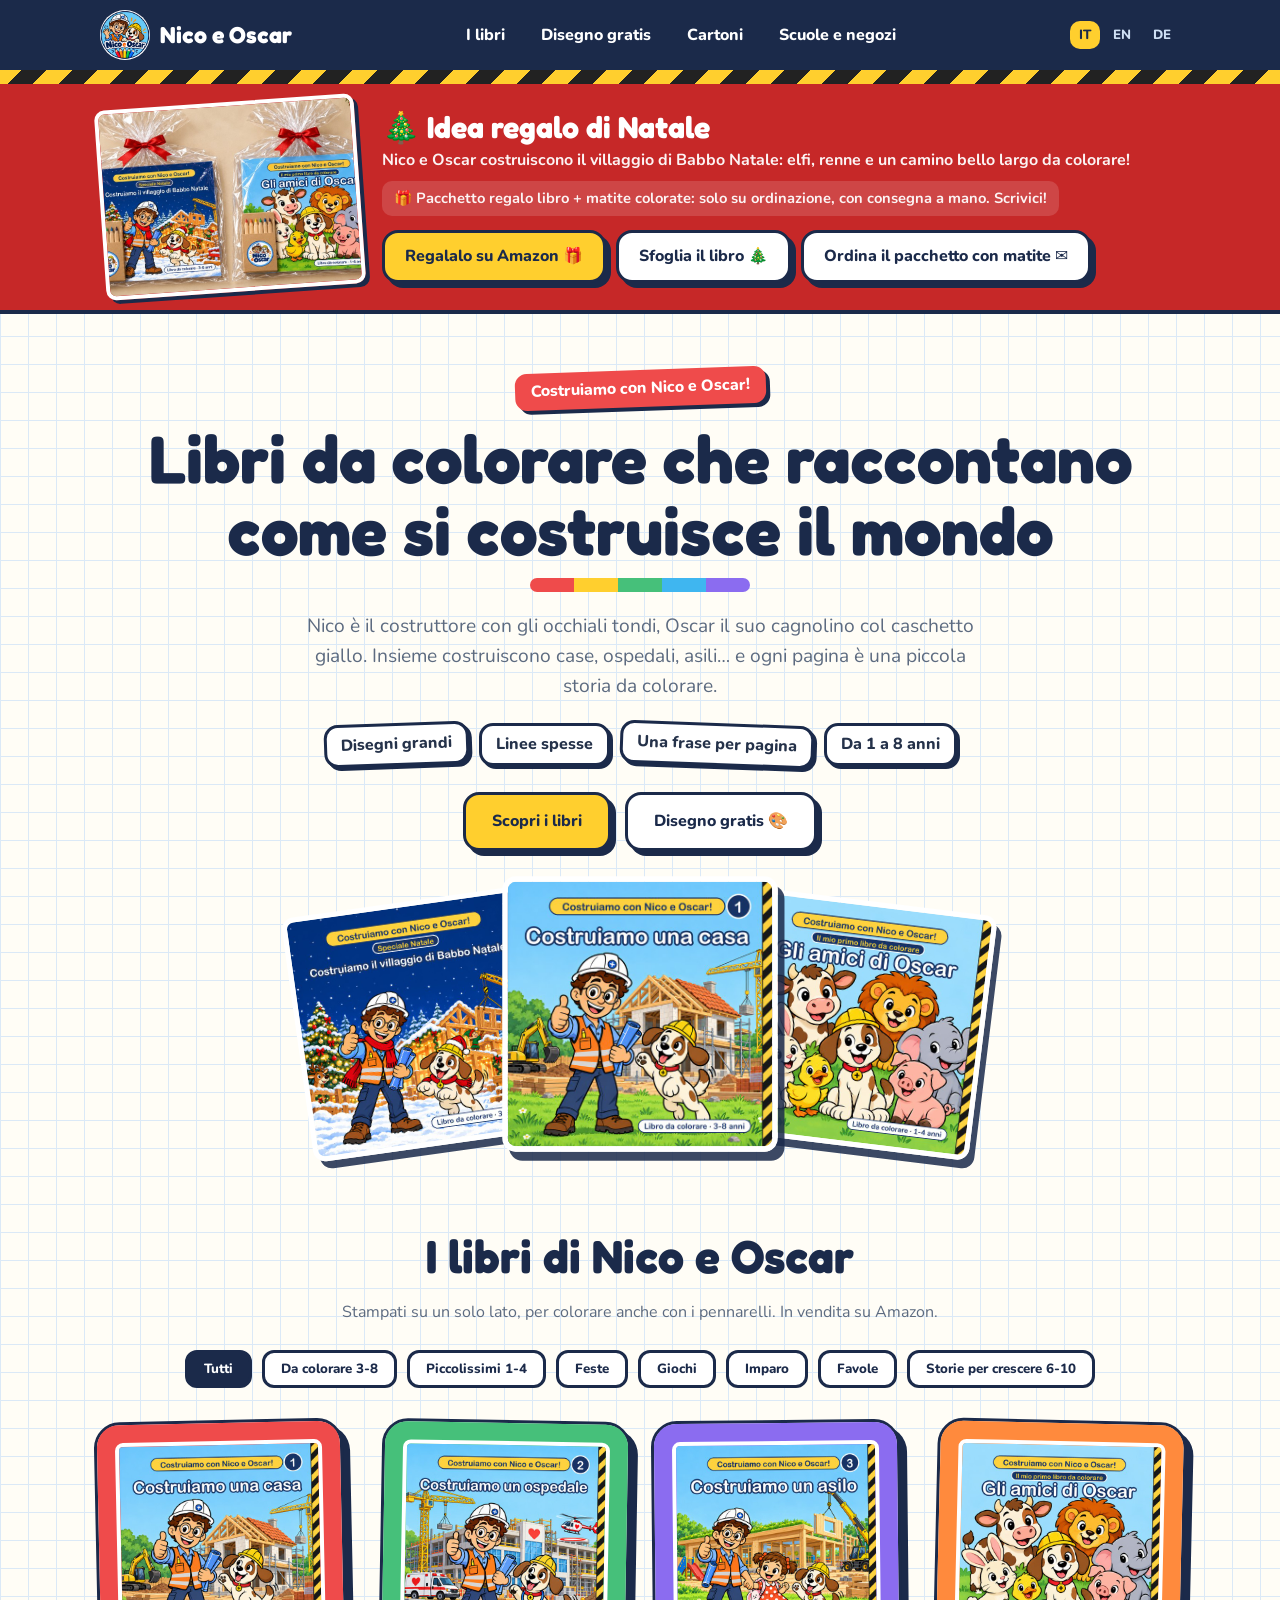
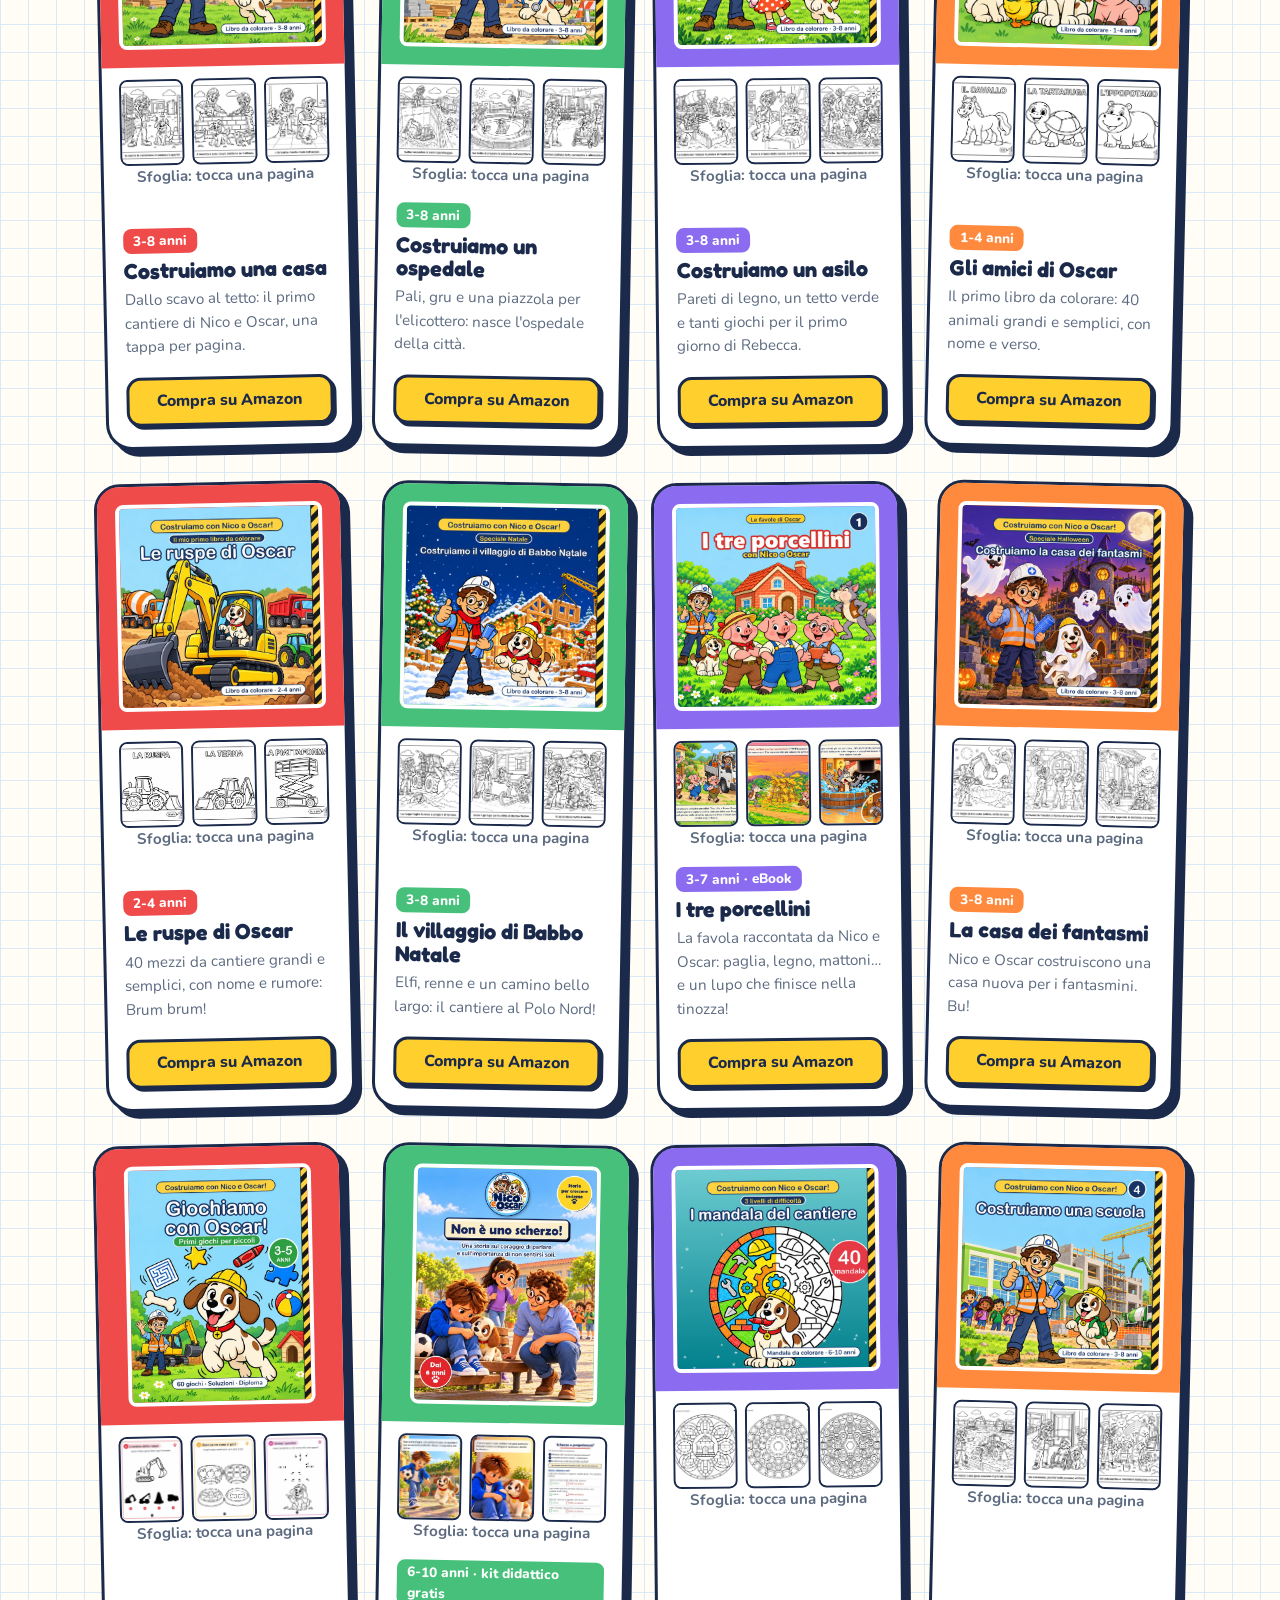
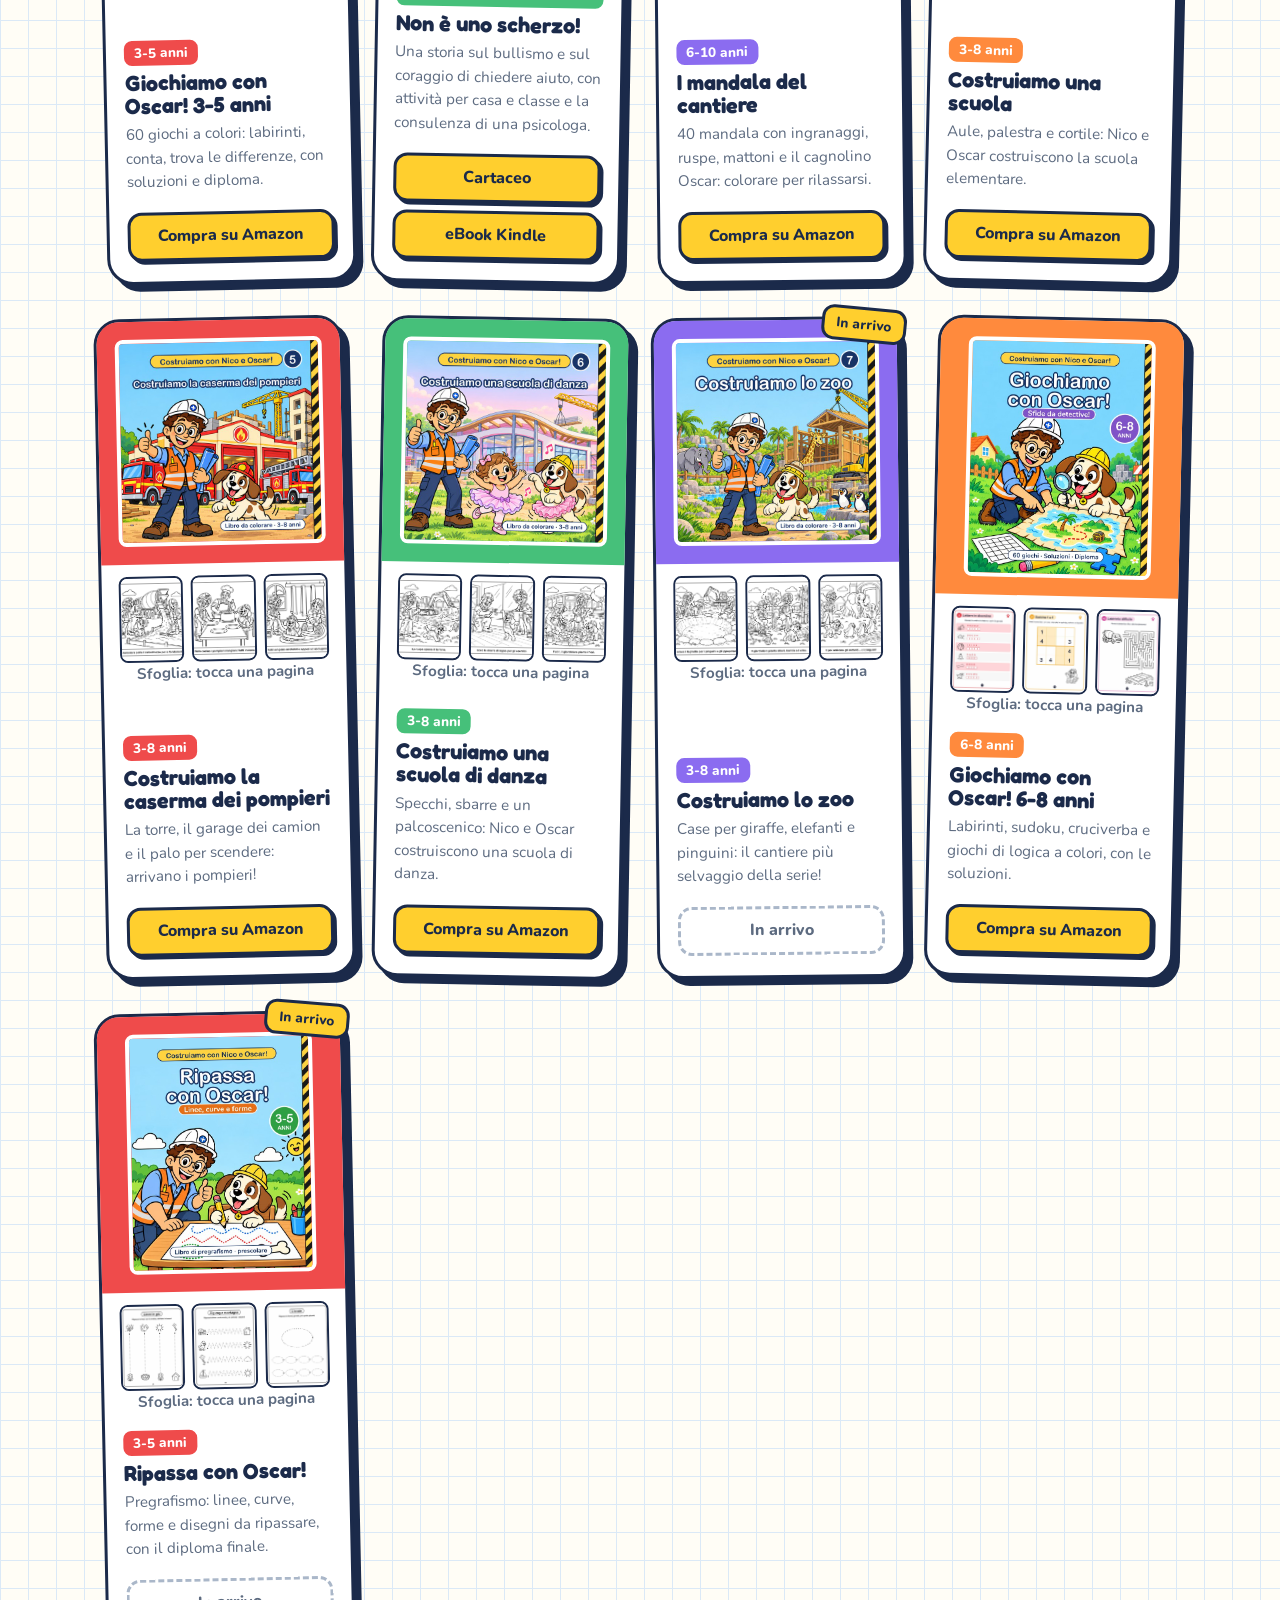
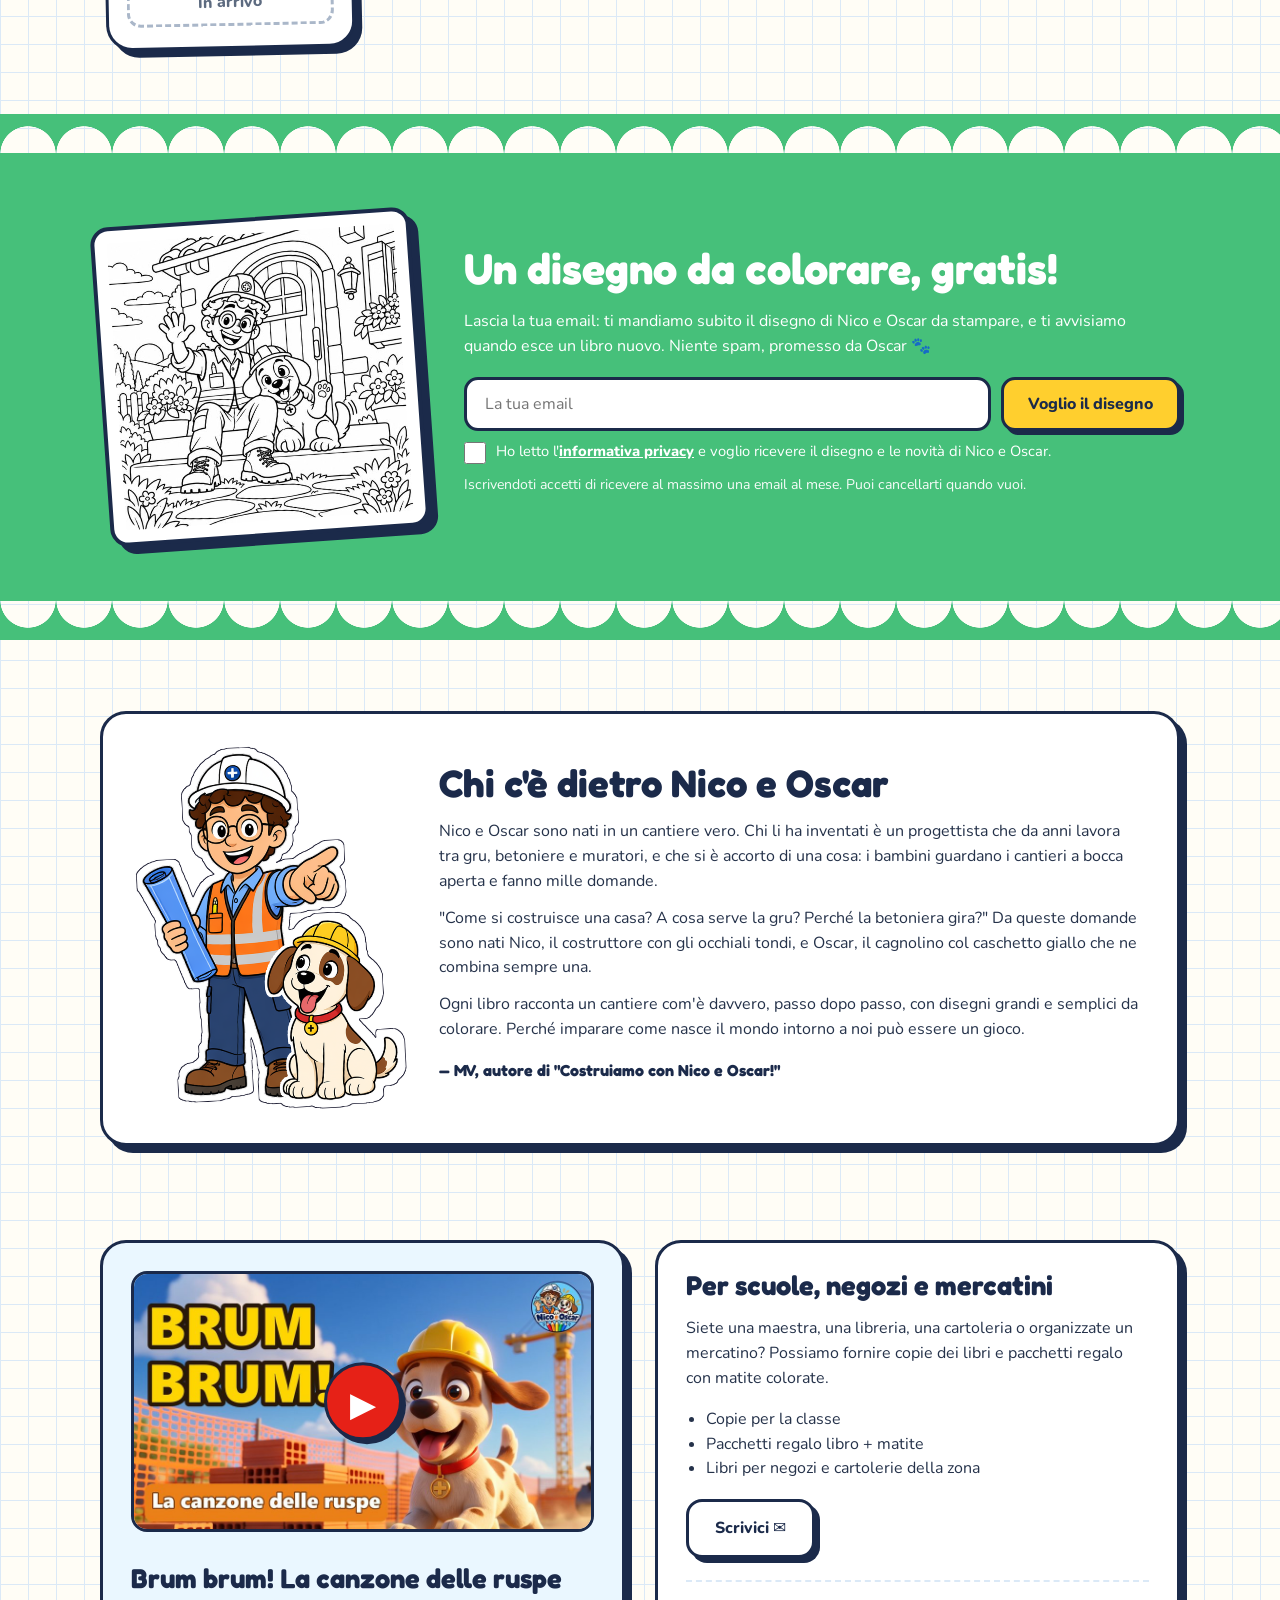
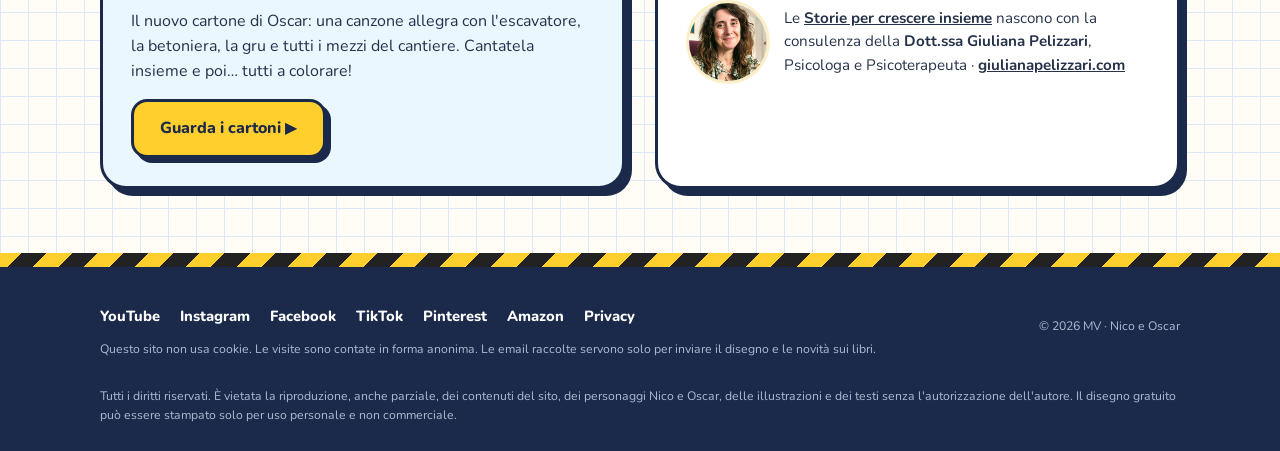
<file: index.html>
<!doctype html>
<html lang="it">
<head>
<meta charset="utf-8">
<meta name="viewport" content="width=device-width, initial-scale=1">
<meta name="p:domain_verify" content="8682f9c0935c013a2cf9862ecca38d8b"/>
<title>Nico e Oscar – Libri da colorare per bambini</title>
<meta name="description" content="Costruiamo con Nico e Oscar! Libri da colorare e di giochi per bambini da 1 a 8 anni: case, ospedali, asili, ruspe e cantieri. Disegni grandi, linee spesse, una frase semplice per pagina.">
<link rel="icon" href="img/logo.png">
<meta property="og:title" content="Nico e Oscar – Libri da colorare per bambini">
<meta property="og:description" content="Libri da colorare e di giochi con Nico il costruttore e il cagnolino Oscar.">
<meta property="og:image" content="https://nicoeoscar.it/img/anteprima_social.jpg">
<meta property="og:image:width" content="1200">
<meta property="og:image:height" content="630">
<meta property="og:url" content="https://nicoeoscar.it/">
<meta property="og:type" content="website">
<meta name="twitter:card" content="summary_large_image">
<meta name="google-site-verification" content="Eej5d5VcN4UJoyYr3CnxKL8CyWgYJf2VHMGXF4RYLZY" />
<link rel="canonical" href="https://nicoeoscar.it/">
<link href="fonts/fonts.css" rel="stylesheet">
<style>
  :root{
    --carta:#fffdf6; --riga:#dbe9f7; --navy:#1b2a4a; --rosso:#ef4b4b; --giallo:#ffcf2e; --azzurro:#3fb6f0;
    --verde:#46c07a; --viola:#8b6cf0; --arancio:#ff8a3d; --testo:#25324a; --grigio:#5d6b80; --r:26px;
  }
  *{box-sizing:border-box}
  html{scroll-behavior:smooth}
  body{margin:0;font-family:Nunito,system-ui,sans-serif;color:var(--testo);line-height:1.55;overflow-x:hidden;
    background-color:var(--carta);
    background-image:linear-gradient(var(--riga) 1px,transparent 1px),linear-gradient(90deg,var(--riga) 1px,transparent 1px);
    background-size:28px 28px}
  img{max-width:100%;display:block}
  a{color:inherit}
  .wrap{max-width:1120px;margin:0 auto;padding:0 20px}
  .hero .wrap>*,.gratis .wrap>*,.due>*{min-width:0}
  h1,h2,h3{font-family:"Fredoka","Baloo 2",sans-serif;font-weight:700;line-height:1.08;margin:0 0 .4em;color:var(--navy)}
  .strisce{height:14px;background:repeating-linear-gradient(-45deg,var(--giallo) 0 18px,#222 18px 36px)}
  .gratis + .strisce,.strisce:has(+ .gratis){display:none}

  header{position:sticky;top:0;z-index:20;background:var(--navy)}
  .nav{display:flex;align-items:center;justify-content:space-between;gap:16px;height:70px}
  .marchio{display:flex;align-items:center;gap:10px;text-decoration:none;font-family:"Fredoka";font-weight:700;font-size:1.45rem;color:#fff}
  .marchio img{width:50px;height:50px;background:#fff;border-radius:50%}
  .menu{display:flex;gap:8px}
  .menu a{text-decoration:none;color:#fff;font-weight:800;padding:8px 14px;border-radius:999px}
  .menu a:nth-child(1):hover{background:var(--rosso)} .menu a:nth-child(2):hover{background:var(--verde)}
  .menu a:nth-child(3):hover{background:var(--viola)} .menu a:nth-child(4):hover{background:var(--arancio)}
  .lingue{display:flex;gap:4px}
  .lingue button{border:none;background:transparent;color:#cfe0f5;border-radius:10px;padding:5px 9px;font-weight:800;cursor:pointer;font-family:inherit}
  .lingue button.on{background:var(--giallo);color:var(--navy)}

  .natale{display:none;padding:0;background:#c62828;color:#fff;border-bottom:4px solid var(--navy)}
  .natale.on{display:block}
  .natale .wrap{display:flex;align-items:center;gap:22px;padding:18px 20px;flex-wrap:wrap}
  .natale img{width:260px;border-radius:10px;border:4px solid #fff;transform:rotate(-4deg);box-shadow:4px 4px 0 var(--navy)}
  .natale .txt{flex:1 1 300px}
  .natale h2{color:#fff;font-size:clamp(1.4rem,3vw,1.9rem);margin:0 0 4px}
  .natale p{margin:0;font-weight:700;opacity:.95}
  .natale .nat-nota{margin-top:8px;font-size:.92rem;background:rgba(255,255,255,.15);border-radius:10px;padding:6px 12px;display:inline-block}
  .natale .azioni{margin-top:14px;display:flex;gap:10px;flex-wrap:wrap}
  .natale .btn{padding:11px 20px}
  @media (max-width:620px){ .natale .wrap{justify-content:center;text-align:center} .natale img{width:240px} .natale .azioni{justify-content:center} }
  .hero{padding:56px 0 30px;text-align:center}
  .hero .wrap{display:block}
  .tag{display:inline-block;background:var(--rosso);color:#fff;font-weight:800;border-radius:12px;padding:6px 16px;margin-bottom:16px;transform:rotate(-2deg);box-shadow:4px 4px 0 var(--navy)}
  .hero h1{font-size:clamp(2.4rem,6vw,4.2rem);max-width:15em;margin:0 auto .3em}
  .hero h1::after{content:"";display:block;width:220px;height:14px;margin:10px auto 0;border-radius:999px;
    background:repeating-linear-gradient(90deg,var(--rosso) 0 44px,var(--giallo) 44px 88px,var(--verde) 88px 132px,var(--azzurro) 132px 176px,var(--viola) 176px 220px)}
  .hero p{font-size:1.2rem;color:var(--grigio);max-width:36em;margin:0 auto}
  .punti{display:flex;flex-wrap:wrap;justify-content:center;gap:10px;margin:22px 0 0;padding:0;list-style:none}
  .punti li{background:#fff;border:3px solid var(--navy);border-radius:14px;padding:6px 14px;font-weight:800;box-shadow:3px 3px 0 var(--navy)}
  .punti li:nth-child(1){transform:rotate(-2deg)} .punti li:nth-child(3){transform:rotate(2deg)}
  .bottoni{display:flex;flex-wrap:wrap;justify-content:center;gap:14px;margin-top:26px}
  .btn{display:inline-flex;align-items:center;gap:8px;text-decoration:none;font-weight:800;border-radius:16px;padding:14px 26px;border:3px solid var(--navy);box-shadow:5px 5px 0 var(--navy);transition:transform .12s, box-shadow .12s}
  .btn:hover{transform:translate(2px,2px);box-shadow:3px 3px 0 var(--navy)}
  .btn.giallo{background:var(--giallo);color:var(--navy)}
  .btn.bianco{background:#fff;color:var(--navy)}
  .pila{display:flex;justify-content:center;align-items:flex-end;gap:0;margin:40px auto 0;max-width:820px;height:auto;position:static}
  .pila img{position:static;width:30%;border-radius:12px;border:5px solid #fff;box-shadow:6px 8px 0 rgba(27,42,74,.85);margin:0 -12px}
  .pila img:nth-child(1){transform:rotate(-8deg) translateY(10px)}
  .pila img:nth-child(2){transform:rotate(7deg) translateY(10px);order:3}
  .pila img:nth-child(3){transform:scale(1.12);z-index:2;order:2}

  section{padding:64px 0;position:relative}
  .titolo-sez{text-align:center;margin-bottom:26px}
  .titolo-sez h2{font-size:clamp(2rem,4.5vw,2.9rem)}
  .titolo-sez p{color:var(--grigio);margin:0}
  .filtri{display:flex;flex-wrap:wrap;justify-content:center;gap:10px;margin-bottom:32px}
  .filtri button{border:3px solid var(--navy);background:#fff;border-radius:12px;padding:7px 16px;font-weight:800;cursor:pointer;font-family:inherit;color:var(--navy)}
  .filtri button.on{background:var(--navy);color:#fff}
  .griglia{display:grid;grid-template-columns:repeat(auto-fill,minmax(240px,1fr));gap:34px 28px}
  .libro{background:#fff;border:3px solid var(--navy);border-radius:var(--r);display:flex;flex-direction:column;box-shadow:7px 7px 0 var(--navy);transition:transform .15s}
  .libro:nth-child(4n+1){--c:var(--rosso);transform:rotate(-1.2deg)} .libro:nth-child(4n+2){--c:var(--verde);transform:rotate(1deg)}
  .libro:nth-child(4n+3){--c:var(--viola);transform:rotate(-.6deg)} .libro:nth-child(4n){--c:var(--arancio);transform:rotate(1.3deg)}
  .libro:hover{transform:rotate(0) translateY(-5px)}
  .libro .cop{background:var(--c);padding:18px;border-radius:22px 22px 0 0;position:relative}
  .libro .cop img{margin:0 auto;max-height:240px;border-radius:8px;border:4px solid #fff}
  .badge{position:absolute;top:-12px;right:-10px;background:var(--giallo);color:var(--navy);font-weight:800;font-size:.85rem;border-radius:12px;padding:4px 12px;border:3px solid var(--navy);transform:rotate(6deg)}
  .mini{display:flex;gap:8px;justify-content:center;padding:12px 14px 0}
  .mini button{border:2px solid var(--navy);border-radius:8px;padding:0;background:#fff;cursor:zoom-in;width:30%;aspect-ratio:3/4;overflow:hidden}
  .mini img{width:100%;height:100%;object-fit:cover;display:block}
  .mini-txt{font-size:.78rem;text-align:center;color:var(--grigio);margin:6px 0 0;font-weight:700}
  #zoom{position:fixed;inset:0;background:rgba(27,42,74,.88);display:none;align-items:center;justify-content:center;z-index:50;padding:16px}
  #zoom.on{display:flex}
  #zoom img{max-width:min(92vw,700px);max-height:86vh;border-radius:12px;border:5px solid #fff;background:#fff}
  #zoom .x{position:absolute;top:14px;right:18px;background:var(--giallo);border:3px solid var(--navy);border-radius:50%;width:48px;height:48px;font-size:1.6rem;font-weight:800;cursor:pointer;color:var(--navy)}
  #zoom .nav{position:absolute;top:50%;transform:translateY(-50%);background:#fff;border:3px solid var(--navy);border-radius:50%;width:48px;height:48px;font-size:1.4rem;font-weight:800;cursor:pointer;color:var(--navy)}
  #zoom .prev{left:14px} #zoom .next{right:14px}
  .libro .dati{padding:16px 18px 20px;display:flex;flex-direction:column;gap:6px;flex:1}
  .libro h3{font-size:1.35rem;margin:0}
  .libro h3 a{text-decoration:none} .libro h3 a:hover{text-decoration:underline}
  .eta{align-self:flex-start;font-weight:800;color:#fff;background:var(--c);font-size:.85rem;border-radius:8px;padding:2px 10px}
  .libro p{margin:0;color:var(--grigio);font-size:.95rem;flex:1}
  .compra{margin-top:12px;display:flex;flex-wrap:wrap;gap:8px}
  .compra a{flex:1;text-align:center;text-decoration:none;font-weight:800;background:var(--giallo);border:3px solid var(--navy);border-radius:14px;padding:9px 12px;color:var(--navy);white-space:nowrap;box-shadow:3px 3px 0 var(--navy)}
  .compra span{flex:1;text-align:center;font-weight:800;border:3px dashed #aab7c9;border-radius:14px;padding:9px 12px;color:var(--grigio)}

  .gratis{background:var(--verde);color:#fff;margin:40px 0}
  .gratis::before,.gratis::after{content:"";position:absolute;left:0;right:0;height:40px;background:var(--verde);
    -webkit-mask:radial-gradient(28px at 50% 0,transparent 98%,#000) 0 0/56px 40px repeat-x;mask:radial-gradient(28px at 50% 0,transparent 98%,#000) 0 0/56px 40px repeat-x}
  .gratis::before{top:-39px;transform:scaleY(-1)} .gratis::after{bottom:-39px}
  .gratis .wrap{display:grid;grid-template-columns:320px 1fr;gap:44px;align-items:center}
  .gratis h2{color:#fff;font-size:clamp(1.9rem,4vw,2.7rem)}
  .gratis img{background:#fff;border-radius:18px;padding:12px;transform:rotate(-4deg);border:4px solid var(--navy);box-shadow:8px 8px 0 var(--navy)}
  form.email{display:flex;flex-wrap:wrap;gap:10px;margin-top:18px}
  form.email input{flex:1 1 240px;border:3px solid var(--navy);border-radius:14px;padding:13px 18px;font-size:1rem;font-family:inherit}
  form.email button{border:3px solid var(--navy);background:var(--giallo);color:var(--navy);font-weight:800;border-radius:14px;padding:12px 24px;cursor:pointer;font-family:inherit;font-size:1rem;box-shadow:4px 4px 0 var(--navy)}
  .nota{font-size:.88rem;opacity:.95;margin-top:10px}
  .consenso{flex-basis:100%;display:flex;gap:10px;align-items:flex-start;font-size:.92rem;line-height:1.4}
  form.email .consenso input{flex:none;width:22px;height:22px;margin:1px 0 0;padding:0;border:none;border-radius:4px;accent-color:var(--navy)}
  .consenso a{color:inherit;font-weight:800}
  .errore{display:none;background:#fff;color:#b3261e;border-radius:14px;padding:10px 16px;margin-top:14px;font-weight:700}
  .grazie{display:none;background:var(--navy);border-radius:14px;padding:12px 16px;margin-top:14px;font-weight:700}

  .chi{padding:70px 0 30px}
  .chi .box{display:grid;grid-template-columns:260px 1fr;gap:40px;align-items:center;background:#fff;border:3px solid var(--navy);
    border-radius:var(--r);box-shadow:7px 7px 0 var(--navy);padding:32px 36px}
  .chi img{width:100%;max-width:260px;margin:0 auto;transform:rotate(-3deg)}
  .chi h2{font-size:clamp(1.8rem,4vw,2.4rem)}
  .chi p{margin:0 0 12px;color:var(--testo)}
  .chi .firma{font-family:"Fredoka",sans-serif;font-weight:700;color:var(--navy);margin-top:16px}
  @media (max-width:820px){ .chi .box{grid-template-columns:1fr;padding:24px} .chi img{max-width:200px} }
  .due{display:grid;grid-template-columns:1fr 1fr;gap:30px}
  .card{border-radius:var(--r);padding:28px;border:3px solid var(--navy);background:#fff;box-shadow:7px 7px 0 var(--navy)}
  .card.video{background:#eaf7ff}
  .card.video img{border-radius:16px;margin-bottom:16px;border:3px solid var(--navy)}
  .yt{position:relative;display:block;width:100%;padding:0;border:0;background:none;cursor:pointer;margin-bottom:16px}
  .yt img{display:block;width:100%;aspect-ratio:16/9;object-fit:cover;margin:0}
  .yt .play{position:absolute;left:50%;top:50%;transform:translate(-50%,-60%);width:78px;height:78px;border-radius:50%;background:#e62117;color:#fff;font-size:34px;line-height:78px;text-align:center;border:3px solid var(--navy);box-shadow:4px 4px 0 var(--navy);transition:transform .15s}
  .yt:hover .play{transform:translate(-50%,-60%) scale(1.08)}
  .card.video iframe{display:block;width:100%;aspect-ratio:16/9;border:3px solid var(--navy);border-radius:16px;margin-bottom:16px}
  .card h3{font-size:1.7rem}
  .card ul{padding-left:20px;margin:8px 0 18px}

  footer{background:var(--navy);color:#cfe0f5;padding:38px 0 26px;font-size:.92rem}
  footer .wrap{display:flex;flex-wrap:wrap;justify-content:space-between;gap:16px}
  footer a{color:#fff;text-decoration:none;font-weight:800;margin-right:16px}
  footer small{display:block;margin-top:12px;opacity:.8}

  @media (max-width:820px){
    .menu{display:none}
    .gratis .wrap,.due{grid-template-columns:1fr}
    .gratis img{max-width:260px;margin:0 auto}
    .pila img{width:34%}
  }
</style>
<!-- Statistiche visite senza cookie (GoatCounter, account "nicoeoscar") -->
<script data-goatcounter="https://nicoeoscar.goatcounter.com/count" async src="https://gc.zgo.at/count.js"></script>
</head>
<body>

<header>
  <div class="wrap nav">
    <a class="marchio" href="#"><img src="img/logo.png" alt="Logo Nico e Oscar">Nico e Oscar</a>
    <nav class="menu">
      <a href="#libri" data-t="nav_libri">I libri</a>
      <a href="#gratis" data-t="nav_gratis">Disegno gratis</a>
      <a href="#video" data-t="nav_video">Cartoni</a>
      <a href="#scuole" data-t="nav_scuole">Scuole e negozi</a>
    </nav>
    <div class="lingue" aria-label="Lingua">
      <button data-lg="it" class="on">IT</button><button data-lg="en">EN</button><button data-lg="de">DE</button>
    </div>
  </div>
</header>
<div class="strisce"></div>

<!-- Riquadro di Natale: visibile da solo dal 1/11 al 24/12 (anteprima: nicoeoscar.it/?natale=1) -->
<section class="natale" id="natale">
  <div class="wrap">
    <img src="img/pacchetto_natale.jpg" alt="Pacchetto regalo Nico e Oscar: libro e matite colorate">
    <div class="txt">
      <h2 data-t="nat_tit">🎄 Idea regalo di Natale</h2>
      <p data-t="nat_txt">Nico e Oscar costruiscono il villaggio di Babbo Natale: elfi, renne e un camino bello largo da colorare!</p>
      <p class="nat-nota" data-t="nat_nota">🎁 Pacchetto regalo libro + matite colorate: solo su ordinazione, con consegna a mano. Scrivici!</p>
      <div class="azioni">
      <a class="btn giallo" id="natLink" href="https://www.amazon.it/dp/B0HMNT7DQG" target="_blank" rel="noopener" data-t="nat_btn">Regalalo su Amazon 🎁</a>
      <a class="btn bianco" href="natale/" data-t="nat_sfoglia">Sfoglia il libro 🎄</a>
      <a class="btn bianco" href="mailto:info@nicoeoscar.it?subject=Ordine%20pacchetto%20regalo%20Nico%20e%20Oscar&body=Ciao!%20Vorrei%20ordinare%20il%20pacchetto%20regalo%20(libro%20%2B%20matite).%0A%0ALibro%3A%20%0AQuantit%C3%A0%3A%20%0AZona%3A%20" data-t="nat_pac">Ordina il pacchetto con matite ✉</a>
    </div>
    </div>

  </div>
</section>
<section class="hero">
  <div class="wrap">
    <div>
      <span class="tag" data-t="hero_tag">Costruiamo con Nico e Oscar!</span>
      <h1 data-t="hero_tit">Libri da colorare che raccontano come si costruisce il mondo</h1>
      <p data-t="hero_txt">Nico è il costruttore con gli occhiali tondi, Oscar il suo cagnolino col caschetto giallo. Insieme costruiscono case, ospedali, asili… e ogni pagina è una piccola storia da colorare.</p>
      <ul class="punti">
        <li data-t="p1">Disegni grandi</li><li data-t="p2">Linee spesse</li><li data-t="p3">Una frase per pagina</li><li data-t="p4">Da 1 a 8 anni</li>
      </ul>
      <div class="bottoni">
        <a class="btn giallo" href="#libri" data-t="cta1">Scopri i libri</a>
        <a class="btn bianco" href="#gratis" data-t="cta2">Disegno gratis 🎨</a>
      </div>
    </div>
    <div class="pila" aria-hidden="true">
      <img src="img/natale.jpg" alt=""><img src="img/amici.jpg" alt=""><img src="img/casa.jpg" alt="">
    </div>
  </div>
</section>

<section id="libri">
  <div class="wrap">
    <div class="titolo-sez">
      <h2 data-t="libri_tit">I libri di Nico e Oscar</h2>
      <p data-t="libri_txt">Stampati su un solo lato, per colorare anche con i pennarelli. In vendita su Amazon.</p>
    </div>
    <div class="filtri" id="filtri"></div>
    <div class="griglia" id="griglia"></div>
  </div>
</section>

<div class="strisce"></div>
<section class="gratis" id="gratis">
  <div class="wrap">
    <img src="img/disegno_gratis.jpg" alt="Disegno da colorare di Nico e Oscar">
    <div>
      <h2 data-t="gr_tit">Un disegno da colorare, gratis!</h2>
      <p data-t="gr_txt">Lascia la tua email: ti mandiamo subito il disegno di Nico e Oscar da stampare, e ti avvisiamo quando esce un libro nuovo. Niente spam, promesso da Oscar 🐾</p>
      <!-- Modulo collegato a MailerLite (account 2713111, modulo "Sito nicoeoscar", gruppo "Disegno gratis Nico e Oscar", double opt-in) -->
      <form class="email" id="formEmail" novalidate>
        <input type="email" name="fields[email]" required placeholder="La tua email" data-tp="gr_ph" autocomplete="email">
        <button type="submit" data-t="gr_btn">Voglio il disegno</button>
        <label class="consenso"><input type="checkbox" id="consenso" required>
          <span data-t="gr_cons">Ho letto l'<a href="privacy.html" target="_blank">informativa privacy</a> e voglio ricevere il disegno e le novità di Nico e Oscar.</span></label>
      </form>
      <div class="errore" id="errore"></div>
      <div class="grazie" id="grazie" data-t="gr_ok">Grazie! Il disegno si sta scaricando. Ti abbiamo mandato anche una email con il link, per riscaricarlo quando vuoi.</div>
      <p class="nota" data-t="gr_nota">Iscrivendoti accetti di ricevere al massimo una email al mese. Puoi cancellarti quando vuoi.</p>
    </div>
  </div>
</section>
<div class="strisce"></div>

<section class="chi" id="chi">
  <div class="wrap">
    <div class="box">
      <img src="img/nico_oscar.png" alt="Nico e il cagnolino Oscar" loading="lazy">
      <div>
        <h2 data-t="chi_tit">Chi c'è dietro Nico e Oscar</h2>
        <p data-t="chi_p1">Nico e Oscar sono nati in un cantiere vero. Chi li ha inventati è un progettista che da anni lavora tra gru, betoniere e muratori, e che si è accorto di una cosa: i bambini guardano i cantieri a bocca aperta e fanno mille domande.</p>
        <p data-t="chi_p2">"Come si costruisce una casa? A cosa serve la gru? Perché la betoniera gira?" Da queste domande sono nati Nico, il costruttore con gli occhiali tondi, e Oscar, il cagnolino col caschetto giallo che ne combina sempre una.</p>
        <p data-t="chi_p3">Ogni libro racconta un cantiere com'è davvero, passo dopo passo, con disegni grandi e semplici da colorare. Perché imparare come nasce il mondo intorno a noi può essere un gioco.</p>
        <p class="firma" data-t="chi_firma">— MV, autore di "Costruiamo con Nico e Oscar!"</p>
      </div>
    </div>
  </div>
</section>

<section id="video">
  <div class="wrap due">
    <div class="card video">
      <button class="yt" id="ytRuspe" data-id="6pFHzmNxKpI" aria-label="Guarda Brum brum! La canzone delle ruspe di Oscar">
        <img src="img/video_ruspe.jpg" alt="Brum brum! La canzone delle ruspe di Oscar" loading="lazy"><span class="play">▶</span>
      </button>
      <h3 data-t="v_tit">Brum brum! La canzone delle ruspe</h3>
      <p data-t="v_txt">Il nuovo cartone di Oscar: una canzone allegra con l'escavatore, la betoniera, la gru e tutti i mezzi del cantiere. Cantatela insieme e poi… tutti a colorare!</p>
      <a class="btn giallo" href="https://www.youtube.com/@NicoeOscar" target="_blank" rel="noopener" data-t="v_btn">Guarda i cartoni ▶</a>
    </div>
    <div class="card" id="scuole">
      <h3 data-t="s_tit">Per scuole, negozi e mercatini</h3>
      <p data-t="s_txt">Siete una maestra, una libreria, una cartoleria o organizzate un mercatino? Possiamo fornire copie dei libri e pacchetti regalo con matite colorate.</p>
      <ul>
        <li data-t="s1">Copie per la classe</li>
        <li data-t="s2">Pacchetti regalo libro + matite</li>
        <li data-t="s3">Libri per negozi e cartolerie della zona</li>
      </ul>
      <!-- DA DECIDERE: indirizzo email del sito (es. info@nicoeoscar.it, da attivare col dominio) -->
      <a class="btn bianco" href="mailto:info@nicoeoscar.it?subject=Libri%20Nico%20e%20Oscar" data-t="s_btn">Scrivici ✉</a>
      <!-- consulenza psicologica della collana Storie per crescere insieme -->
      <div style="display:flex;gap:14px;align-items:center;margin-top:22px;padding-top:18px;border-top:2px dashed #dbe9f7">
        <img src="img/scherzo/giuliana.jpg" alt="Dott.ssa Giuliana Pelizzari" style="width:84px;height:84px;border-radius:50%;object-fit:cover;flex:none;border:3px solid #fcefc8">
        <p style="margin:0;font-size:.95rem">Le <a href="non-e-uno-scherzo/"><strong>Storie per crescere insieme</strong></a> nascono con la consulenza della <strong>Dott.ssa Giuliana Pelizzari</strong>, Psicologa e Psicoterapeuta · <a href="https://giulianapelizzari.com" target="_blank" rel="noopener"><strong>giulianapelizzari.com</strong></a></p>
      </div>
    </div>
  </div>
</section>

<div class="strisce"></div>
<footer>
  <div class="wrap">
    <div>
      <a href="https://www.youtube.com/@NicoeOscar" target="_blank" rel="noopener">YouTube</a>
      <a href="https://www.instagram.com/nicoeoscar" target="_blank" rel="noopener">Instagram</a>
      <a href="https://www.facebook.com/nicoeoscar" target="_blank" rel="noopener">Facebook</a>
      <a href="https://www.tiktok.com/@nicoeoscar" target="_blank" rel="noopener">TikTok</a>
      <a href="https://it.pinterest.com/nicoeoscar/" target="_blank" rel="noopener">Pinterest</a>
      <a href="https://www.amazon.com/author/nicoeoscar" target="_blank" rel="noopener">Amazon</a>
      <a href="privacy.html">Privacy</a>
      <small data-t="f_priv">Questo sito non usa cookie. Le visite sono contate in forma anonima. Le email raccolte servono solo per inviare il disegno e le novità sui libri.</small>
    </div>
    <div><small>© 2026 MV · Nico e Oscar</small></div>
    <div style="flex-basis:100%"><small data-t="f_diritti">Tutti i diritti riservati. È vietata la riproduzione, anche parziale, dei contenuti del sito, dei personaggi Nico e Oscar, delle illustrazioni e dei testi senza l'autorizzazione dell'autore. Il disegno gratuito può essere stampato solo per uso personale e non commerciale.</small></div>
  </div>
</footer>

<div id="zoom" role="dialog" aria-modal="true"><button class="x" aria-label="Chiudi">×</button><button class="nav prev" aria-label="Precedente">‹</button><img alt=""><button class="nav next" aria-label="Successiva">›</button></div>

<script>
/* Libri: per aggiungerne uno basta una riga qui. stato: "online" oppure "presto". Se c'è anche l'eBook: kindle:{it:"https://www.amazon.it/dp/ASIN"} → due pulsanti Cartaceo/Kindle. */
const LIBRI = [
  {id:"casa", img:"img/casa.jpg", cat:"colora", stato:"online",
   tit:{it:"Costruiamo una casa", en:"Let's Build a House", de:"Wir bauen ein Haus"},
   eta:{it:"3-8 anni", en:"Ages 3-8", de:"3-8 Jahre"},
   txt:{it:"Dallo scavo al tetto: il primo cantiere di Nico e Oscar, una tappa per pagina.", en:"From digging to the roof: Nico and Oscar's first building site, one step per page.", de:"Von der Baugrube bis zum Dach: die erste Baustelle von Nico und Oscar."},
   link:{it:"https://www.amazon.it/dp/B0HLLR336K", en:"https://www.amazon.com/dp/B0HLMBDMR2"}},
  {id:"ospedale", img:"img/ospedale.jpg", cat:"colora", stato:"online",
   tit:{it:"Costruiamo un ospedale", en:"Let's Build a Hospital", de:"Wir bauen ein Krankenhaus"},
   eta:{it:"3-8 anni", en:"Ages 3-8", de:"3-8 Jahre"},
   txt:{it:"Pali, gru e una piazzola per l'elicottero: nasce l'ospedale della città.", en:"Piles, cranes and a helipad: the city hospital comes to life.", de:"Pfähle, Kräne und ein Hubschrauberlandeplatz: das Krankenhaus entsteht."},
   link:{it:"https://www.amazon.it/dp/B0HP8DP9Y1"}},
  {id:"asilo", img:"img/asilo.jpg", cat:"colora", stato:"online",
   tit:{it:"Costruiamo un asilo", en:"Let's Build a Kindergarten", de:"Wir bauen einen Kindergarten"},
   eta:{it:"3-8 anni", en:"Ages 3-8", de:"3-8 Jahre"},
   txt:{it:"Pareti di legno, un tetto verde e tanti giochi per il primo giorno di Rebecca.", en:"Wooden walls, a green roof and lots of toys for Rebecca's first day.", de:"Holzwände, ein grünes Dach und viele Spiele für Rebeccas ersten Tag."},
   link:{it:"https://www.amazon.it/dp/B0HPK784V2"}},
  {id:"amici", pagina:"amici/", img:"img/amici.jpg", cat:"piccoli", stato:"online",
   tit:{it:"Gli amici di Oscar", en:"Oscar's Animal Friends", de:"Oscars Tierfreunde"},
   eta:{it:"1-4 anni", en:"Ages 1-4", de:"1-4 Jahre"},
   txt:{it:"Il primo libro da colorare: 40 animali grandi e semplici, con nome e verso.", en:"A first coloring book: 40 big, simple animals with their names and sounds.", de:"Das erste Malbuch: 40 große, einfache Tiere mit Namen und Tierlaut."},
   link:{it:"https://www.amazon.it/dp/B0HMNP6GB5"}},
  {id:"ruspe", pagina:"ruspe/", img:"img/ruspe.jpg", cat:"piccoli", stato:"online",
   tit:{it:"Le ruspe di Oscar", en:"Oscar's Diggers", de:"Oscars Bagger"},
   eta:{it:"2-4 anni", en:"Ages 2-4", de:"2-4 Jahre"},
   txt:{it:"40 mezzi da cantiere grandi e semplici, con nome e rumore: Brum brum!", en:"40 big, simple construction vehicles with their names and sounds: Vroom!", de:"40 große, einfache Baufahrzeuge mit Namen und Geräusch: Brumm!"},
   link:{it:"https://www.amazon.it/dp/B0HNH5T5PX"}},
  {id:"natale", pagina:"natale/", img:"img/natale.jpg", cat:"speciali", stato:"online",
   tit:{it:"Il villaggio di Babbo Natale", en:"Santa's Village", de:"Das Weihnachtsdorf"},
   eta:{it:"3-8 anni", en:"Ages 3-8", de:"3-8 Jahre"},
   txt:{it:"Elfi, renne e un camino bello largo: il cantiere al Polo Nord!", en:"Elves, reindeer and a nice wide chimney: building at the North Pole!", de:"Wichtel, Rentiere und ein breiter Kamin: die Baustelle am Nordpol!"},
   link:{it:"https://www.amazon.it/dp/B0HMNT7DQG", en:"https://www.amazon.com/dp/B0HNGDVCFK", de:"https://www.amazon.de/dp/B0HPZJ7W3C"}},
  {id:"porcellini", img:"img/porcellini.jpg", cat:"favole", stato:"online",
   tit:{it:"I tre porcellini", en:"The Three Little Pigs", de:"Die drei kleinen Schweinchen"},
   eta:{it:"3-7 anni · eBook", en:"Ages 3-7 · eBook (Italian)", de:"3-7 Jahre · eBook (Italienisch)"},
   txt:{it:"La favola raccontata da Nico e Oscar: paglia, legno, mattoni… e un lupo che finisce nella tinozza!", en:"The fairy tale told by Nico and Oscar: straw, wood, bricks… and a wolf in a tub of cold water!", de:"Das Märchen, erzählt von Nico und Oscar: Stroh, Holz, Ziegel… und ein Wolf im kalten Wasserbottich!"},
   link:{it:"https://www.amazon.it/dp/B0HNRH4YFY"}},
  {id:"halloween", img:"img/halloween.jpg", cat:"speciali", stato:"online",
   tit:{it:"La casa dei fantasmi", en:"The Haunted House", de:"Das Geisterhaus"},
   eta:{it:"3-8 anni", en:"Ages 3-8", de:"3-8 Jahre"},
   txt:{it:"Nico e Oscar costruiscono una casa nuova per i fantasmini. Bu!", en:"Nico and Oscar build a brand-new home for the little ghosts. Boo!", de:"Nico und Oscar bauen den kleinen Geistern ein neues Haus. Buh!"},
   link:{it:"https://www.amazon.it/dp/B0HLX31YWK"}},
  {id:"giochi35", img:"img/giochi35.jpg", cat:"giochi", stato:"online",
   tit:{it:"Giochiamo con Oscar! 3-5 anni", en:"Let's Play with Oscar! Ages 3-5", de:"Spielen mit Oscar! 3-5 Jahre"},
   eta:{it:"3-5 anni", en:"Ages 3-5", de:"3-5 Jahre"},
   txt:{it:"60 giochi a colori: labirinti, conta, trova le differenze, con soluzioni e diploma.", en:"60 color activities: mazes, counting, spot the difference, with answers and a diploma.", de:"60 bunte Spiele: Labyrinthe, Zählen, Fehlersuche, mit Lösungen und Urkunde."}, link:{it:"https://www.amazon.it/dp/B0HPZSWYFB"}},

  {id:"scherzo", pagina:"non-e-uno-scherzo/", img:"img/scherzo.jpg", cat:"storie", stato:"online",
   tit:{it:"Non è uno scherzo!", en:"It's Not a Joke! (Italian)", de:"Das ist kein Spaß! (Italienisch)"},
   eta:{it:"6-10 anni · kit didattico gratis", en:"Ages 6-10 · free teaching kit", de:"6-10 Jahre · gratis Unterrichtsmaterial"},
   txt:{it:"Una storia sul bullismo e sul coraggio di chiedere aiuto, con attività per casa e classe e la consulenza di una psicologa.", en:"A story about bullying and the courage to ask for help, with activities for home and school.", de:"Eine Geschichte über Mobbing und den Mut, um Hilfe zu bitten, mit Aktivitäten für Zuhause und Schule."},
   link:{it:"https://www.amazon.it/dp/B0HRS85S81"}, kindle:{it:"https://www.amazon.it/dp/B0HRRQXJXV"}},
  {id:"mandala", img:"img/mandala.jpg", cat:"colora", stato:"online",
   tit:{it:"I mandala del cantiere", en:"Construction Site Mandalas", de:"Baustellen-Mandalas"},
   eta:{it:"6-10 anni", en:"Ages 6-10", de:"6-10 Jahre"},
   txt:{it:"40 mandala con ingranaggi, ruspe, mattoni e il cagnolino Oscar: colorare per rilassarsi.", en:"40 mandalas with gears, diggers, bricks and little dog Oscar: colouring to relax.", de:"40 Mandalas mit Zahnrädern, Baggern, Ziegeln und Hund Oscar: entspannt ausmalen."},
   link:{it:"https://www.amazon.it/dp/B0HQWHZ7RF"}},
  {id:"scuola", img:"img/scuola.jpg", cat:"colora", stato:"online",
   tit:{it:"Costruiamo una scuola", en:"Let's Build a School", de:"Wir bauen eine Schule"},
   eta:{it:"3-8 anni", en:"Ages 3-8", de:"3-8 Jahre"},
   txt:{it:"Aule, palestra e cortile: Nico e Oscar costruiscono la scuola elementare.", en:"Classrooms, a gym and a playground: Nico and Oscar build the primary school.", de:"Klassenzimmer, Turnhalle und Schulhof: Nico und Oscar bauen die Grundschule."}, link:{it:"https://www.amazon.it/dp/B0HQZJXTF3"}},
  {id:"pompieri", img:"img/pompieri.jpg", cat:"colora", stato:"online",
   tit:{it:"Costruiamo la caserma dei pompieri", en:"Let's Build a Fire Station", de:"Wir bauen eine Feuerwache"},
   eta:{it:"3-8 anni", en:"Ages 3-8", de:"3-8 Jahre"},
   txt:{it:"La torre, il garage dei camion e il palo per scendere: arrivano i pompieri!", en:"The tower, the fire truck garage and the pole: here come the firefighters!", de:"Turm, Garage für die Löschfahrzeuge und die Rutschstange: Die Feuerwehr kommt!"}, link:{it:"https://www.amazon.it/dp/B0HRS685K1"}},
  {id:"danza", img:"img/danza.jpg", cat:"colora", stato:"online",
   tit:{it:"Costruiamo una scuola di danza", en:"Let's Build a Dance School", de:"Wir bauen eine Tanzschule"},
   eta:{it:"3-8 anni", en:"Ages 3-8", de:"3-8 Jahre"},
   txt:{it:"Specchi, sbarre e un palcoscenico: Nico e Oscar costruiscono una scuola di danza.", en:"Mirrors, barres and a stage: Nico and Oscar build a dance school.", de:"Spiegel, Ballettstangen und eine Bühne: Nico und Oscar bauen eine Tanzschule."}, link:{it:"https://www.amazon.it/dp/B0HSL2QYXQ"}},
  {id:"zoo", img:"img/zoo.jpg", cat:"colora", stato:"presto",
   tit:{it:"Costruiamo lo zoo", en:"Let's Build a Zoo", de:"Wir bauen einen Zoo"},
   eta:{it:"3-8 anni", en:"Ages 3-8", de:"3-8 Jahre"},
   txt:{it:"Case per giraffe, elefanti e pinguini: il cantiere più selvaggio della serie!", en:"Homes for giraffes, elephants and penguins: the wildest building site yet!", de:"Häuser für Giraffen, Elefanten und Pinguine: die wildeste Baustelle der Reihe!"}, link:{}},
  {id:"giochi68", img:"img/giochi68.jpg", cat:"giochi", stato:"online",
   tit:{it:"Giochiamo con Oscar! 6-8 anni", en:"Let's Play with Oscar! Ages 6-8", de:"Spielen mit Oscar! 6-8 Jahre"},
   eta:{it:"6-8 anni", en:"Ages 6-8", de:"6-8 Jahre"},
   txt:{it:"Labirinti, sudoku, cruciverba e giochi di logica a colori, con le soluzioni.", en:"Mazes, sudoku, crosswords and logic games in color, with answers.", de:"Labyrinthe, Sudoku, Kreuzworträtsel und Logikspiele in Farbe, mit Lösungen."}, link:{it:"https://www.amazon.it/dp/B0HSL4JBFY"}},
  {id:"ripassa", img:"img/ripassa.jpg", cat:"impara", stato:"presto",
   tit:{it:"Ripassa con Oscar!", en:"Trace with Oscar!", de:"Nachspuren mit Oscar!"},
   eta:{it:"3-5 anni", en:"Ages 3-5", de:"3-5 Jahre"},
   txt:{it:"Pregrafismo: linee, curve, forme e disegni da ripassare, con il diploma finale.", en:"Pre-writing practice: lines, curves, shapes and pictures to trace, with a diploma.", de:"Schwungübungen: Linien, Kurven, Formen und Bilder zum Nachspuren, mit Urkunde."}, link:{}},
];
const CAT = {tutti:{it:"Tutti",en:"All",de:"Alle"}, colora:{it:"Da colorare 3-8",en:"Coloring 3-8",de:"Malbücher 3-8"},
  piccoli:{it:"Piccolissimi 1-4",en:"Toddlers 1-4",de:"Kleinkinder 1-4"}, speciali:{it:"Feste",en:"Holidays",de:"Feste"}, giochi:{it:"Giochi",en:"Activities",de:"Spiele"}, impara:{it:"Imparo",en:"Learning",de:"Lernen"}, favole:{it:"Favole",en:"Fairy tales",de:"Märchen"}, storie:{it:"Storie per crescere 6-10",en:"Growing-up stories 6-10",de:"Geschichten 6-10"}};
const T = {
  en:{nav_libri:"Books",nav_gratis:"Free page",nav_video:"Cartoons",nav_scuole:"Schools & shops",hero_tag:"Let's Build with Nico & Oscar!",
    hero_tit:"Coloring books that show how the world is built",hero_txt:"Nico is the builder with round glasses, Oscar his puppy in a yellow hard hat. Together they build houses, hospitals, kindergartens… and every page is a little story to color.",
    p1:"Big pictures",p2:"Thick lines",p3:"One sentence per page",p4:"Ages 1 to 8",cta1:"See the books",cta2:"Free coloring page 🎨",
    libri_tit:"Nico & Oscar's books",libri_txt:"Printed on one side only, so markers won't bleed through. Available on Amazon.",
    gr_tit:"A free coloring page!",gr_txt:"Leave your email: we'll send you a Nico & Oscar page to print right away and let you know when a new book comes out. No spam, Oscar promises 🐾",
    gr_ph:"Your email",gr_btn:"Send me the page",gr_ok:"Thank you! Your download has started. Have fun!",gr_nota:"At most one email a month. Unsubscribe anytime.",
    v_tit:"Vroom vroom! Oscar's digger song",v_txt:"Oscar's new cartoon: a happy song with the excavator, the cement mixer, the crane and all the construction vehicles (sung in Italian). Sing along, then… let's color!",v_btn:"Watch the cartoons ▶",
    s_tit:"For schools, shops and markets",s_txt:"Are you a teacher, a bookshop or a stationery shop, or do you run a market stall? We can supply books and gift packs with colored pencils.",
    s1:"Copies for the classroom",s2:"Gift packs: book + pencils",s3:"Books for local shops",s_btn:"Write to us ✉",f_priv:"This site uses no tracking cookies. Emails are used only to send the free page and book news.",
    gr_cons:"I have read the <a href=\"privacy.html\" target=\"_blank\">privacy policy</a> and want to receive the free page and Nico & Oscar news.",
    gr_ok:"Thank you! Your page is downloading. We also sent you an email with the link, so you can download it again anytime.",
    err_mail:"Please enter a valid email address.",err_cons:"Please tick the privacy box.",
    chi_tit:"Who is behind Nico & Oscar",chi_p1:"Nico and Oscar were born on a real building site. Their creator is a building designer who has spent years among cranes, cement mixers and bricklayers, and noticed one thing: children stare at building sites in amazement and ask a thousand questions.",chi_p2:"\"How do you build a house? What is a crane for? Why does the cement mixer spin?\" Those questions gave birth to Nico, the builder with round glasses, and Oscar, the puppy in a yellow hard hat who is always up to something.",chi_p3:"Every book tells the story of a real building site, step by step, with big and simple pictures to color. Because learning how the world around us is built can be a game.",chi_firma:"— MV, author of \"Let's Build with Nico & Oscar!\"",nat_tit:"🎄 A Christmas gift idea",nat_txt:"Nico and Oscar build Santa's village: elves, reindeer and a nice wide chimney to color!",nat_btn:"Gift it on Amazon 🎁",nat_sfoglia:"Look inside 🎄",nat_pac:"Order the gift pack ✉",nat_nota:"🎁 Gift pack book + colored pencils: on request only, hand delivered locally. Write to us!",buy:"Buy on Amazon",carta:"Paperback",kindle:"Kindle eBook",soon:"Coming soon",nolg:"Coming soon in English",dentro:"Look inside: tap a page",
    f_diritti:"All rights reserved. No part of this website, including the characters Nico and Oscar, illustrations and texts, may be reproduced without the author's permission. The free coloring page may be printed for personal, non-commercial use only."},
  de:{nav_libri:"Bücher",nav_gratis:"Gratis-Bild",nav_video:"Zeichentrick",nav_scuole:"Schulen & Läden",hero_tag:"Wir bauen mit Nico & Oscar!",
    hero_tit:"Malbücher, die zeigen, wie die Welt gebaut wird",hero_txt:"Nico ist der Bauarbeiter mit der runden Brille, Oscar sein Hund mit dem gelben Helm. Zusammen bauen sie Häuser, Krankenhäuser, Kindergärten… und jede Seite ist eine kleine Geschichte zum Ausmalen.",
    p1:"Große Bilder",p2:"Dicke Linien",p3:"Ein Satz pro Seite",p4:"Von 1 bis 8 Jahren",cta1:"Zu den Büchern",cta2:"Gratis-Malbild 🎨",
    libri_tit:"Die Bücher von Nico & Oscar",libri_txt:"Einseitig bedruckt – auch Filzstifte drücken nicht durch. Erhältlich bei Amazon.",
    gr_tit:"Ein Malbild gratis!",gr_txt:"Hinterlasse deine E-Mail: Du bekommst sofort ein Bild von Nico & Oscar zum Ausdrucken und erfährst, wenn ein neues Buch erscheint. Kein Spam, versprochen 🐾",
    gr_ph:"Deine E-Mail",gr_btn:"Bild herunterladen",gr_ok:"Danke! Der Download hat begonnen. Viel Spaß!",gr_nota:"Höchstens eine E-Mail im Monat. Abmeldung jederzeit möglich.",
    v_tit:"Brumm brumm! Oscars Baggerlied",v_txt:"Oscars neuer Zeichentrick: ein fröhliches Lied mit Bagger, Betonmischer, Kran und allen Baustellenfahrzeugen (auf Italienisch gesungen). Mitsingen und dann… ausmalen!",v_btn:"Zeichentrick ansehen ▶",
    s_tit:"Für Schulen, Läden und Märkte",s_txt:"Sie sind Lehrerin, Buchhandlung oder Schreibwarenladen oder haben einen Marktstand? Wir liefern Bücher und Geschenksets mit Buntstiften.",
    s1:"Bücher für die Klasse",s2:"Geschenksets Buch + Stifte",s3:"Bücher für Läden vor Ort",s_btn:"Schreiben Sie uns ✉",f_priv:"Diese Seite verwendet keine Tracking-Cookies. E-Mails dienen nur dem Gratis-Bild und Buch-Neuigkeiten.",
    gr_cons:"Ich habe die <a href=\"privacy.html\" target=\"_blank\">Datenschutzerklärung</a> gelesen und möchte das Malbild und Neuigkeiten von Nico & Oscar erhalten.",
    gr_ok:"Danke! Dein Bild wird heruntergeladen. Wir haben dir auch eine E-Mail mit dem Link geschickt.",
    err_mail:"Bitte gib eine gültige E-Mail-Adresse ein.",err_cons:"Bitte bestätige den Datenschutz-Hinweis.",
    chi_tit:"Wer hinter Nico & Oscar steckt",chi_p1:"Nico und Oscar sind auf einer echten Baustelle entstanden. Ihr Erfinder ist Bauplaner und arbeitet seit Jahren zwischen Kränen, Betonmischern und Maurern. Dabei ist ihm etwas aufgefallen: Kinder bestaunen Baustellen mit offenem Mund und stellen tausend Fragen.",chi_p2:"\"Wie baut man ein Haus? Wozu ist der Kran da? Warum dreht sich der Betonmischer?\" Aus diesen Fragen sind Nico, der Bauarbeiter mit der runden Brille, und Oscar, der Hund mit dem gelben Helm, entstanden.",chi_p3:"Jedes Buch erzählt eine echte Baustelle, Schritt für Schritt, mit großen und einfachen Bildern zum Ausmalen. Denn zu lernen, wie die Welt um uns herum entsteht, kann ein Spiel sein.",chi_firma:"— MV, Autor von \"Wir bauen mit Nico & Oscar!\"",nat_tit:"🎄 Geschenkidee zu Weihnachten",nat_txt:"Nico und Oscar bauen das Weihnachtsdorf: Wichtel, Rentiere und ein breiter Kamin zum Ausmalen!",nat_btn:"Bei Amazon verschenken 🎁",nat_sfoglia:"Blick ins Buch 🎄",nat_pac:"Geschenkset bestellen ✉",nat_nota:"🎁 Geschenkset Buch + Buntstifte: nur auf Bestellung, persönliche Übergabe vor Ort. Schreib uns!",buy:"Bei Amazon kaufen",carta:"Taschenbuch",kindle:"Kindle-eBook",soon:"Bald erhältlich",nolg:"Bald auf Deutsch",dentro:"Blick ins Buch: Seite antippen",
    f_diritti:"Alle Rechte vorbehalten. Die Vervielfältigung der Inhalte dieser Website, der Figuren Nico und Oscar, der Illustrationen und Texte – auch auszugsweise – ist ohne Zustimmung des Autors untersagt. Das Gratis-Malbild darf nur für den privaten, nicht kommerziellen Gebrauch ausgedruckt werden."},
  it:{buy:"Compra su Amazon",carta:"Cartaceo",kindle:"eBook Kindle",soon:"In arrivo",nolg:"",dentro:"Sfoglia: tocca una pagina",err_mail:"Scrivi un indirizzo email valido.",err_cons:"Spunta la casella della privacy."}
};
const IT_TXT = {};
document.querySelectorAll("[data-t]").forEach(e => IT_TXT[e.dataset.t] = e.innerHTML);
document.querySelectorAll("[data-tp]").forEach(e => IT_TXT[e.dataset.tp] = e.placeholder);

let lg = "it", filtro = "tutti";
try { const s = localStorage.getItem("lg"); if (s && T[s]) lg = s; } catch (e) {}

function testo(k){ return (T[lg] && T[lg][k]) || IT_TXT[k] || T.it[k] || ""; }

function disegna(){
  document.documentElement.lang = lg;
  document.querySelectorAll("[data-t]").forEach(e => e.innerHTML = testo(e.dataset.t));
  document.querySelectorAll("[data-tp]").forEach(e => e.placeholder = testo(e.dataset.tp));
  document.querySelectorAll(".lingue button").forEach(b => b.classList.toggle("on", b.dataset.lg === lg));
  const f = document.getElementById("filtri");
  f.innerHTML = Object.keys(CAT).map(k => `<button data-f="${k}" class="${k===filtro?"on":""}">${CAT[k][lg]}</button>`).join("");
  f.querySelectorAll("button").forEach(b => b.onclick = () => { filtro = b.dataset.f; disegna(); });
  const g = document.getElementById("griglia");
  g.innerHTML = LIBRI.filter(l => filtro === "tutti" || l.cat === filtro).map(l => {
    const url = l.link[lg] || (lg === "de" ? null : null);
    let compra;
    if (l.stato === "presto") compra = `<span>${testo("soon")}</span>`;
    else if (url && l.kindle && l.kindle[lg]) compra = `<a href="${url}" target="_blank" rel="noopener">${testo("carta")}</a><a href="${l.kindle[lg]}" target="_blank" rel="noopener">${testo("kindle")}</a>`;
    else if (url) compra = `<a href="${url}" target="_blank" rel="noopener">${testo("buy")}</a>`;
    else if (l.link.it) compra = `<span>${testo("nolg")}</span><a href="${l.link.it}" target="_blank" rel="noopener">Amazon.it</a>`;
    else compra = `<span>${testo("soon")}</span>`;
    return `<article class="libro">
      <div class="cop">${l.stato==="presto"?`<span class="badge">${testo("soon")}</span>`:""}<img src="${l.img}" alt="${l.tit[lg]}" loading="lazy"></div>
      <div class="mini">${[1,2,3].map(i => `<button data-libro="${l.id}" data-i="${i}" aria-label="${testo("dentro")} ${i}"><img src="img/pag/${l.id}_${i}.jpg" alt="" loading="lazy"></button>`).join("")}</div>
      <p class="mini-txt">${testo("dentro")}</p>
      <div class="dati"><span class="eta">${l.eta[lg]}</span><h3>${l.pagina ? `<a href="${l.pagina}">${l.tit[lg]}</a>` : l.tit[lg]}</h3><p>${l.txt[lg]}</p><div class="compra">${compra}</div></div>
    </article>`;
  }).join("");
}
document.querySelectorAll(".lingue button").forEach(b => b.onclick = () => {
  lg = b.dataset.lg; try { localStorage.setItem("lg", lg); } catch (e) {} disegna();
});
const ML_URL = "https://assets.mailerlite.com/jsonp/2713111/forms/201331459913418250/subscribe";
document.getElementById("formEmail").addEventListener("submit", ev => {
  ev.preventDefault();
  const f = ev.target, err = document.getElementById("errore");
  const email = f.querySelector('input[type=email]');
  err.style.display = "none";
  if (!email.checkValidity() || !email.value) { err.textContent = testo("err_mail"); err.style.display = "block"; return; }
  if (!document.getElementById("consenso").checked) { err.textContent = testo("err_cons"); err.style.display = "block"; return; }
  const dati = new FormData();
  dati.append("fields[email]", email.value.trim());
  dati.append("ml-submit", "1");
  dati.append("anticsrf", "true");
  fetch(ML_URL, {method: "POST", body: dati, mode: "no-cors"}).catch(() => {});
  const a = document.createElement("a"); a.href = "disegno_gratis_Nico_e_Oscar.pdf"; a.download = ""; a.click();
  f.style.display = "none";
  document.getElementById("grazie").style.display = "block";
});

const Z = document.getElementById("zoom"), ZI = Z.querySelector("img");
let zLibro = "", zI = 1;
function zMostra(){ ZI.src = `img/pag/${zLibro}_${zI}.jpg`; }
document.getElementById("griglia").addEventListener("click", e => {
  const b = e.target.closest(".mini button"); if (!b) return;
  zLibro = b.dataset.libro; zI = +b.dataset.i; zMostra(); Z.classList.add("on");
});
Z.addEventListener("click", e => {
  if (e.target.classList.contains("prev")) { zI = zI === 1 ? 3 : zI - 1; zMostra(); }
  else if (e.target.classList.contains("next")) { zI = zI === 3 ? 1 : zI + 1; zMostra(); }
  else if (e.target !== ZI) Z.classList.remove("on");
});
document.addEventListener("keydown", e => {
  if (!Z.classList.contains("on")) return;
  if (e.key === "Escape") Z.classList.remove("on");
  if (e.key === "ArrowRight") { zI = zI === 3 ? 1 : zI + 1; zMostra(); }
  if (e.key === "ArrowLeft") { zI = zI === 1 ? 3 : zI - 1; zMostra(); }
});

/* Riquadro di Natale: dal 1 novembre al 24 dicembre (o con ?natale=1) */
(function(){
  const oggi = new Date(), m = oggi.getMonth() + 1, g = oggi.getDate();
  const periodo = m === 11 || (m === 12 && g <= 24);
  if (periodo || location.search.includes("natale=1")) document.getElementById("natale").classList.add("on");
})();
function linkNatale(){
  const l = LIBRI.find(x => x.id === "natale");
  const a = document.getElementById("natLink");
  if (l && a) a.href = l.link[lg] || l.link.it;
}
disegna(); linkNatale();
document.querySelectorAll(".lingue button").forEach(b => b.addEventListener("click", linkNatale));
// video YouTube: si carica solo al clic (nessun cookie prima)
document.querySelectorAll(".yt").forEach(b => b.addEventListener("click", () => {
  const f = document.createElement("iframe");
  f.src = "https://www.youtube-nocookie.com/embed/" + b.dataset.id + "?autoplay=1&rel=0";
  f.title = b.getAttribute("aria-label");
  f.allow = "autoplay; encrypted-media; picture-in-picture; fullscreen";
  f.allowFullscreen = true;
  b.replaceWith(f);
}, { once: true }));
</script>
</body>
</html>
</file>
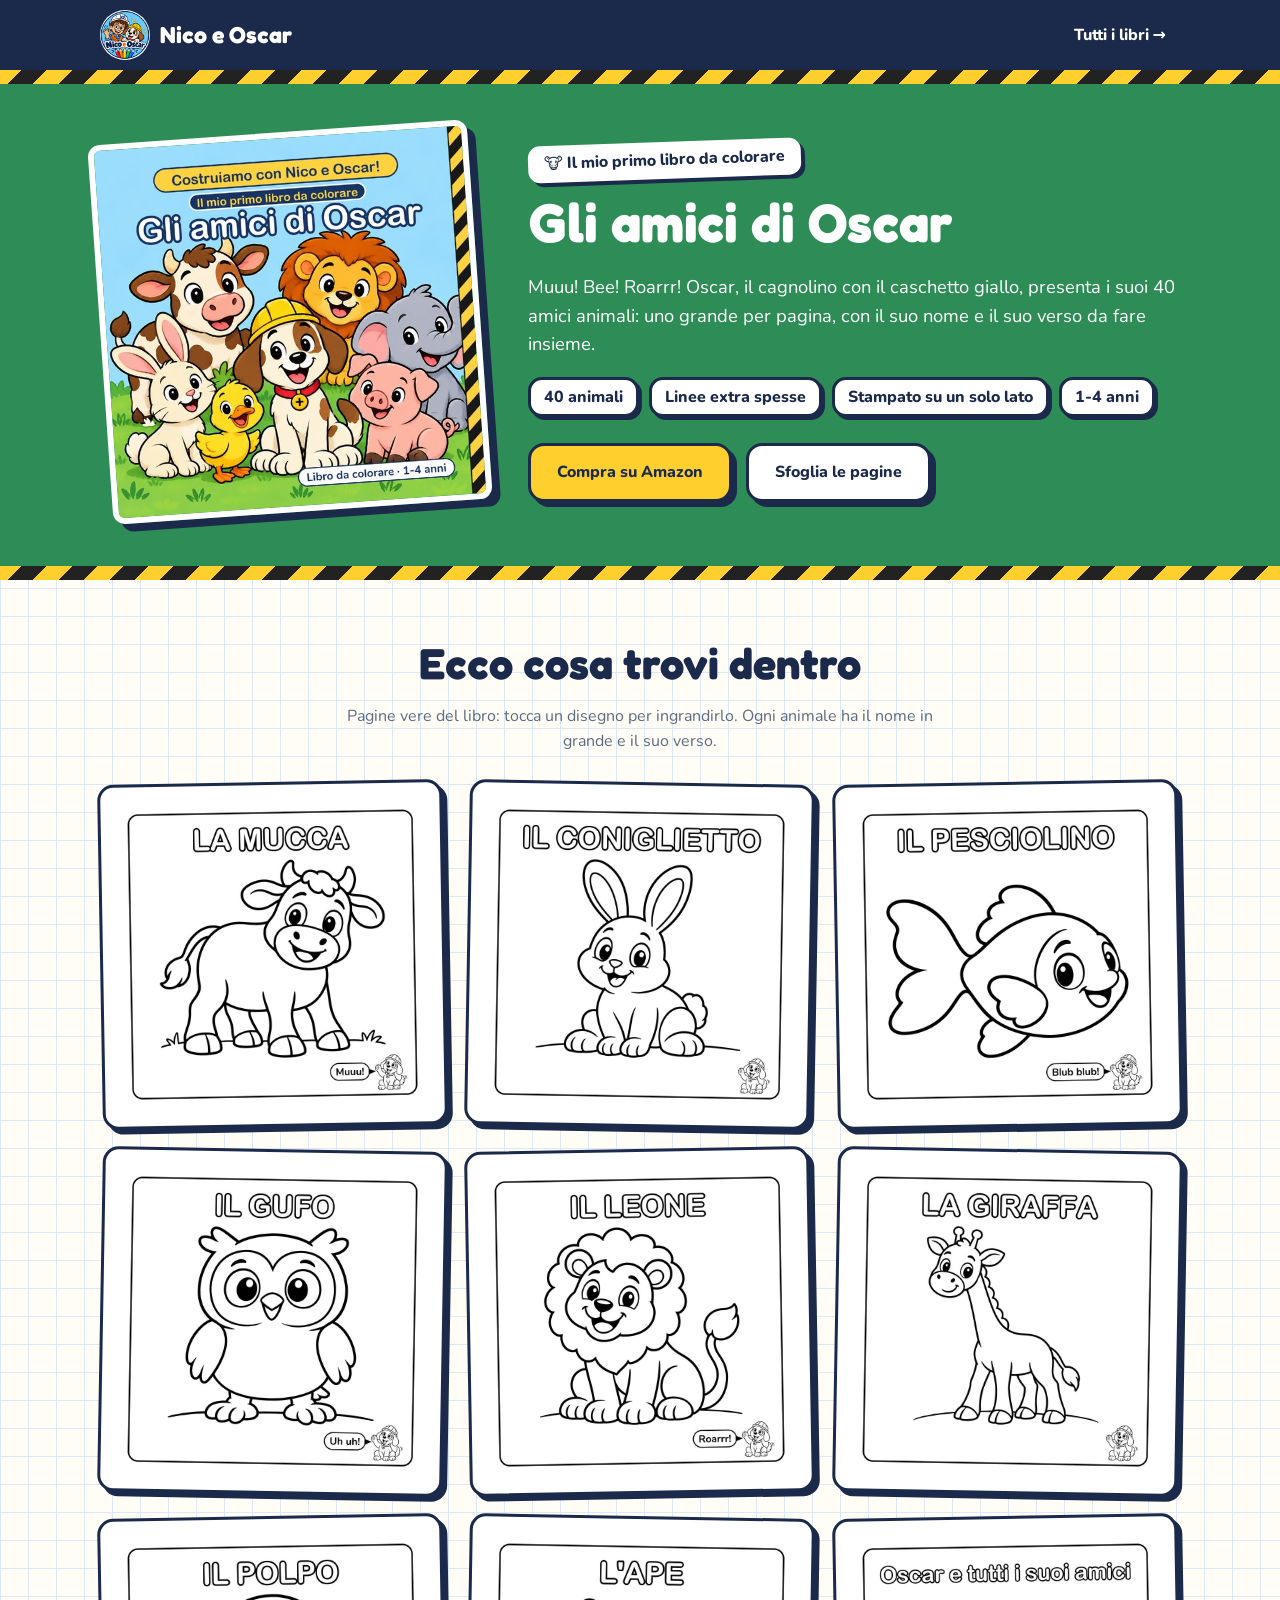
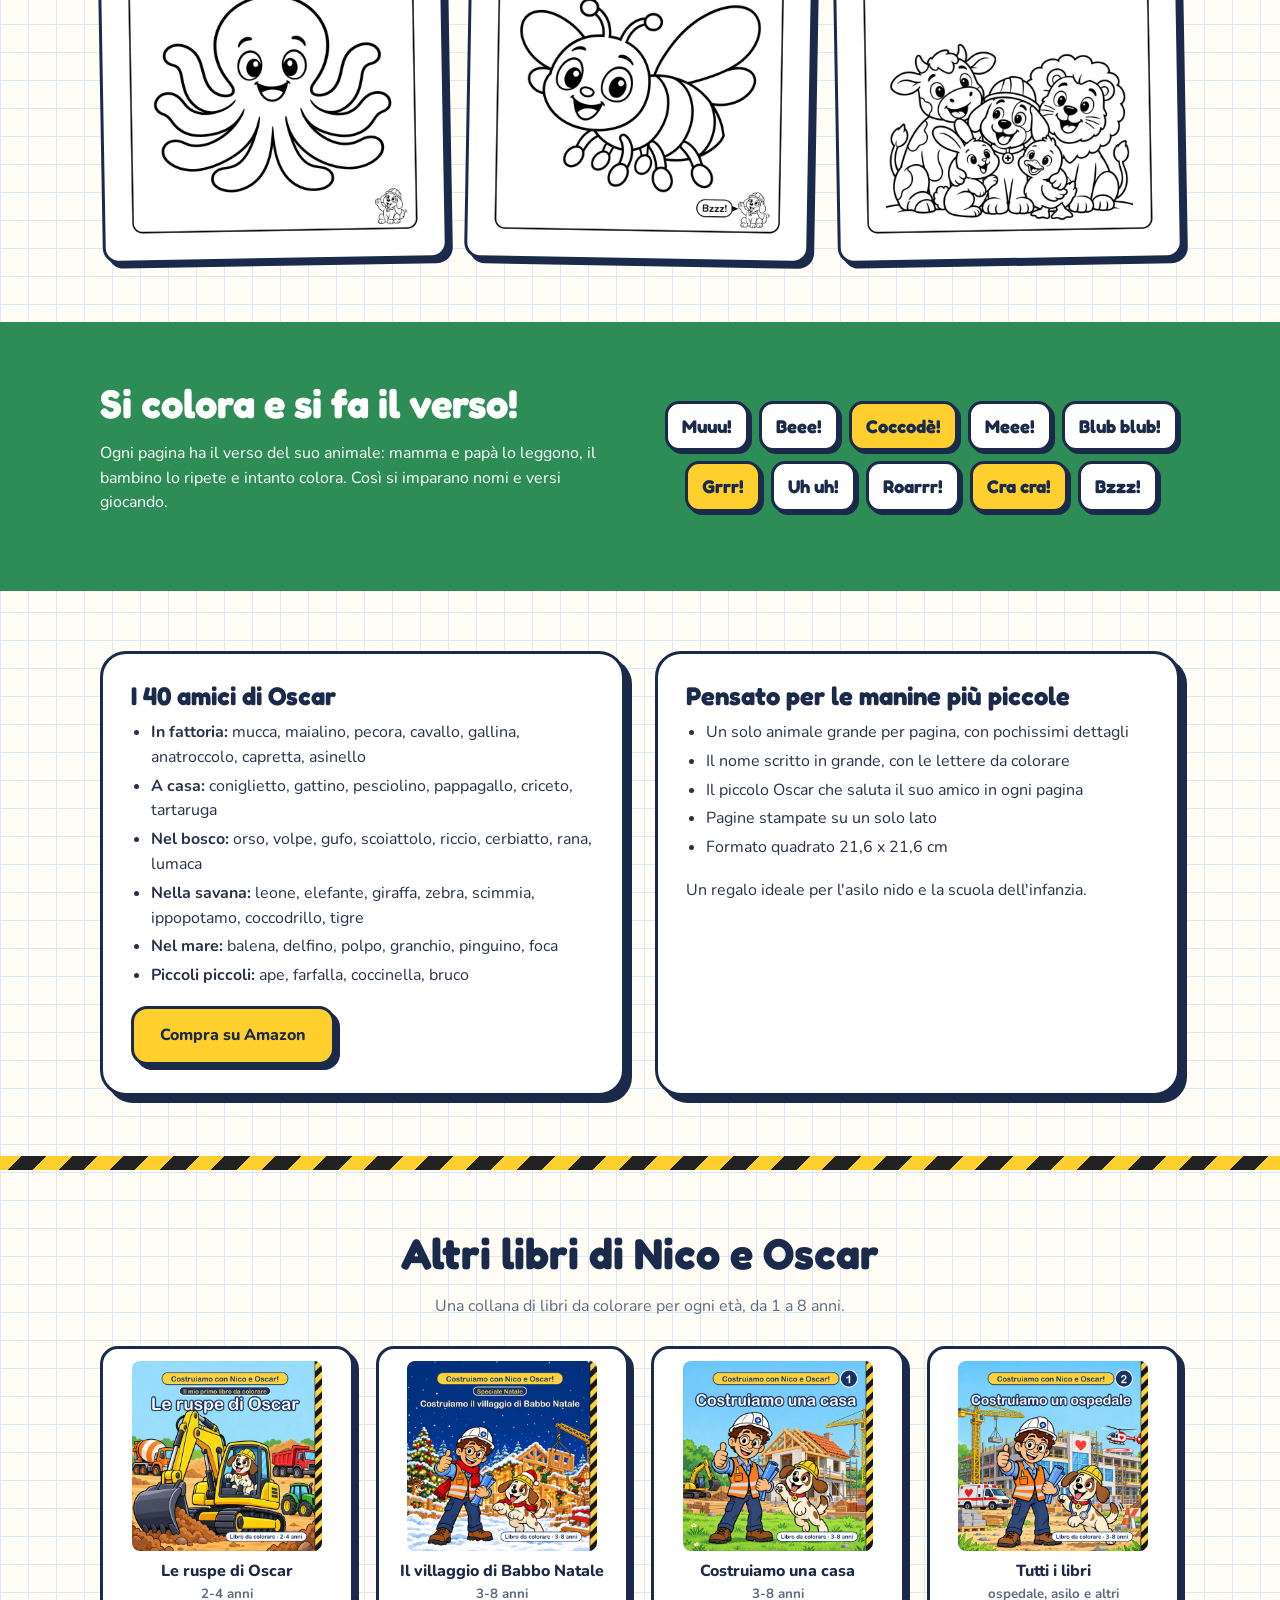
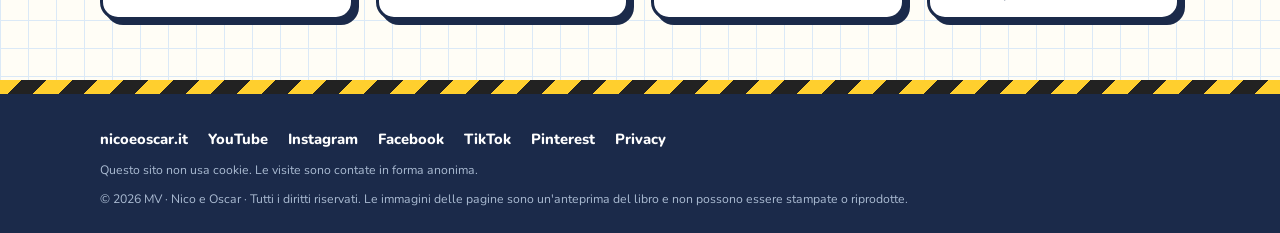
<file: amici/index.html>
<!doctype html>
<html lang="it">
<head>
<meta charset="utf-8">
<meta name="viewport" content="width=device-width, initial-scale=1">
<title>Primo libro da colorare animali 1-4 anni – Gli amici di Oscar</title>
<meta name="description" content="Gli amici di Oscar: il primo libro da colorare con 40 animali grandi e semplici, con nome e verso. Fattoria, bosco, savana e mare. Per bambini da 1 a 4 anni.">
<link rel="icon" href="../img/logo.png">
<meta property="og:title" content="Gli amici di Oscar – il primo libro da colorare degli animali">
<meta property="og:description" content="40 animali grandi e semplici, con nome e verso. Per bambini da 1 a 4 anni.">
<meta property="og:image" content="https://nicoeoscar.it/img/amici/p3.jpg">
<meta property="og:url" content="https://nicoeoscar.it/amici/">
<meta property="og:type" content="website">
<meta name="twitter:card" content="summary_large_image">
<link rel="canonical" href="https://nicoeoscar.it/amici/">
<link href="../fonts/fonts.css" rel="stylesheet">
<link href="../libro.css" rel="stylesheet">
<style>:root{--c:#2e8c57;--ct:#fff}</style>
<!-- Statistiche visite senza cookie (GoatCounter); i clic sui bottoni Amazon sono contati come eventi -->
<script data-goatcounter="https://nicoeoscar.goatcounter.com/count" async src="https://gc.zgo.at/count.js"></script>
</head>
<body>

<header>
  <div class="wrap nav">
    <a class="marchio" href="../"><img src="../img/logo.png" alt="Logo Nico e Oscar">Nico e Oscar</a>
    <a class="torna" href="../#libri">Tutti i libri →</a>
  </div>
</header>
<div class="strisce"></div>

<section class="hero">
  <div class="wrap">
    <img class="cop" src="../img/amici.jpg" alt="Copertina del libro Gli amici di Oscar">
    <div>
      <span class="tag">🐮 Il mio primo libro da colorare</span>
      <h1>Gli amici di Oscar</h1>
      <p>Muuu! Bee! Roarrr! Oscar, il cagnolino con il caschetto giallo, presenta i suoi 40 amici animali: uno grande per pagina, con il suo nome e il suo verso da fare insieme.</p>
      <ul class="punti">
        <li>40 animali</li><li>Linee extra spesse</li><li>Stampato su un solo lato</li><li>1-4 anni</li>
      </ul>
      <div class="azioni">
        <a class="btn giallo" href="https://www.amazon.it/dp/B0HMNP6GB5" target="_blank" rel="noopener" data-goatcounter-click="amici-amazon-it">Compra su Amazon</a>
        <a class="btn bianco" href="#dentro">Sfoglia le pagine</a>
      </div>
    </div>
  </div>
</section>
<div class="strisce"></div>

<section id="dentro">
  <div class="wrap">
    <div class="titolo-sez">
      <h2>Ecco cosa trovi dentro</h2>
      <p>Pagine vere del libro: tocca un disegno per ingrandirlo. Ogni animale ha il nome in grande e il suo verso.</p>
    </div>
    <div class="pagine" id="pagine">
      <button><img src="../img/amici/p3.jpg" alt="La mucca da colorare" loading="lazy"></button>
      <button><img src="../img/amici/p19.jpg" alt="Il coniglietto da colorare" loading="lazy"></button>
      <button><img src="../img/amici/p23.jpg" alt="Il pesciolino da colorare" loading="lazy"></button>
      <button><img src="../img/amici/p35.jpg" alt="Il gufo da colorare" loading="lazy"></button>
      <button><img src="../img/amici/p47.jpg" alt="Il leone da colorare" loading="lazy"></button>
      <button><img src="../img/amici/p51.jpg" alt="La giraffa da colorare" loading="lazy"></button>
      <button><img src="../img/amici/p67.jpg" alt="Il polpo da colorare" loading="lazy"></button>
      <button><img src="../img/amici/p75.jpg" alt="L'ape da colorare" loading="lazy"></button>
      <button><img src="../img/amici/p83.jpg" alt="Oscar e tutti i suoi amici, la pagina finale" loading="lazy"></button>
    </div>
  </div>
</section>

<section class="fascia">
  <div class="wrap">
    <div>
      <h2>Si colora e si fa il verso!</h2>
      <p>Ogni pagina ha il verso del suo animale: mamma e papà lo leggono, il bambino lo ripete e intanto colora. Così si imparano nomi e versi giocando.</p>
    </div>
    <div class="parole" aria-hidden="true">
      <span>Muuu!</span><span>Beee!</span><span>Coccodè!</span><span>Meee!</span><span>Blub blub!</span><span>Grrr!</span>
      <span>Uh uh!</span><span>Roarrr!</span><span>Cra cra!</span><span>Bzzz!</span>
    </div>
  </div>
</section>

<section>
  <div class="wrap due">
    <div class="card">
      <h3>I 40 amici di Oscar</h3>
      <ul>
        <li><strong>In fattoria:</strong> mucca, maialino, pecora, cavallo, gallina, anatroccolo, capretta, asinello</li>
        <li><strong>A casa:</strong> coniglietto, gattino, pesciolino, pappagallo, criceto, tartaruga</li>
        <li><strong>Nel bosco:</strong> orso, volpe, gufo, scoiattolo, riccio, cerbiatto, rana, lumaca</li>
        <li><strong>Nella savana:</strong> leone, elefante, giraffa, zebra, scimmia, ippopotamo, coccodrillo, tigre</li>
        <li><strong>Nel mare:</strong> balena, delfino, polpo, granchio, pinguino, foca</li>
        <li><strong>Piccoli piccoli:</strong> ape, farfalla, coccinella, bruco</li>
      </ul>
      <a class="btn giallo" href="https://www.amazon.it/dp/B0HMNP6GB5" target="_blank" rel="noopener" data-goatcounter-click="amici-amazon-it-2">Compra su Amazon</a>
    </div>
    <div class="card">
      <h3>Pensato per le manine più piccole</h3>
      <ul>
        <li>Un solo animale grande per pagina, con pochissimi dettagli</li>
        <li>Il nome scritto in grande, con le lettere da colorare</li>
        <li>Il piccolo Oscar che saluta il suo amico in ogni pagina</li>
        <li>Pagine stampate su un solo lato</li>
        <li>Formato quadrato 21,6 x 21,6 cm</li>
      </ul>
      <p>Un regalo ideale per l'asilo nido e la scuola dell'infanzia.</p>
    </div>
  </div>
</section>

<div class="strisce"></div>
<section>
  <div class="wrap">
    <div class="titolo-sez">
      <h2>Altri libri di Nico e Oscar</h2>
      <p>Una collana di libri da colorare per ogni età, da 1 a 8 anni.</p>
    </div>
    <div class="serie">
      <a href="../ruspe/"><img src="../img/ruspe.jpg" alt="" loading="lazy">Le ruspe di Oscar<small>2-4 anni</small></a>
      <a href="../natale/"><img src="../img/natale.jpg" alt="" loading="lazy">Il villaggio di Babbo Natale<small>3-8 anni</small></a>
      <a href="https://www.amazon.it/dp/B0HLLR336K" target="_blank" rel="noopener" data-goatcounter-click="amici-serie-casa"><img src="../img/casa.jpg" alt="" loading="lazy">Costruiamo una casa<small>3-8 anni</small></a>
      <a href="../#libri"><img src="../img/ospedale.jpg" alt="" loading="lazy">Tutti i libri<small>ospedale, asilo e altri</small></a>
    </div>
  </div>
</section>

<div class="strisce"></div>
<footer>
  <div class="wrap">
    <a href="../">nicoeoscar.it</a>
    <a href="https://www.youtube.com/@NicoeOscar" target="_blank" rel="noopener">YouTube</a>
    <a href="https://www.instagram.com/nicoeoscar" target="_blank" rel="noopener">Instagram</a>
    <a href="https://www.facebook.com/nicoeoscar" target="_blank" rel="noopener">Facebook</a>
    <a href="https://www.tiktok.com/@nicoeoscar" target="_blank" rel="noopener">TikTok</a>
    <a href="https://it.pinterest.com/nicoeoscar/" target="_blank" rel="noopener">Pinterest</a>
    <a href="../privacy.html">Privacy</a>
    <small>Questo sito non usa cookie. Le visite sono contate in forma anonima.</small>
    <small>© 2026 MV · Nico e Oscar · Tutti i diritti riservati. Le immagini delle pagine sono un'anteprima del libro e non possono essere stampate o riprodotte.</small>
  </div>
</footer>

<div id="zoom" role="dialog" aria-modal="true"><button class="x" aria-label="Chiudi">×</button><button class="prev" aria-label="Precedente">‹</button><img alt=""><button class="next" aria-label="Successiva">›</button></div>
<script src="../libro.js"></script>
</body>
</html>
</file>
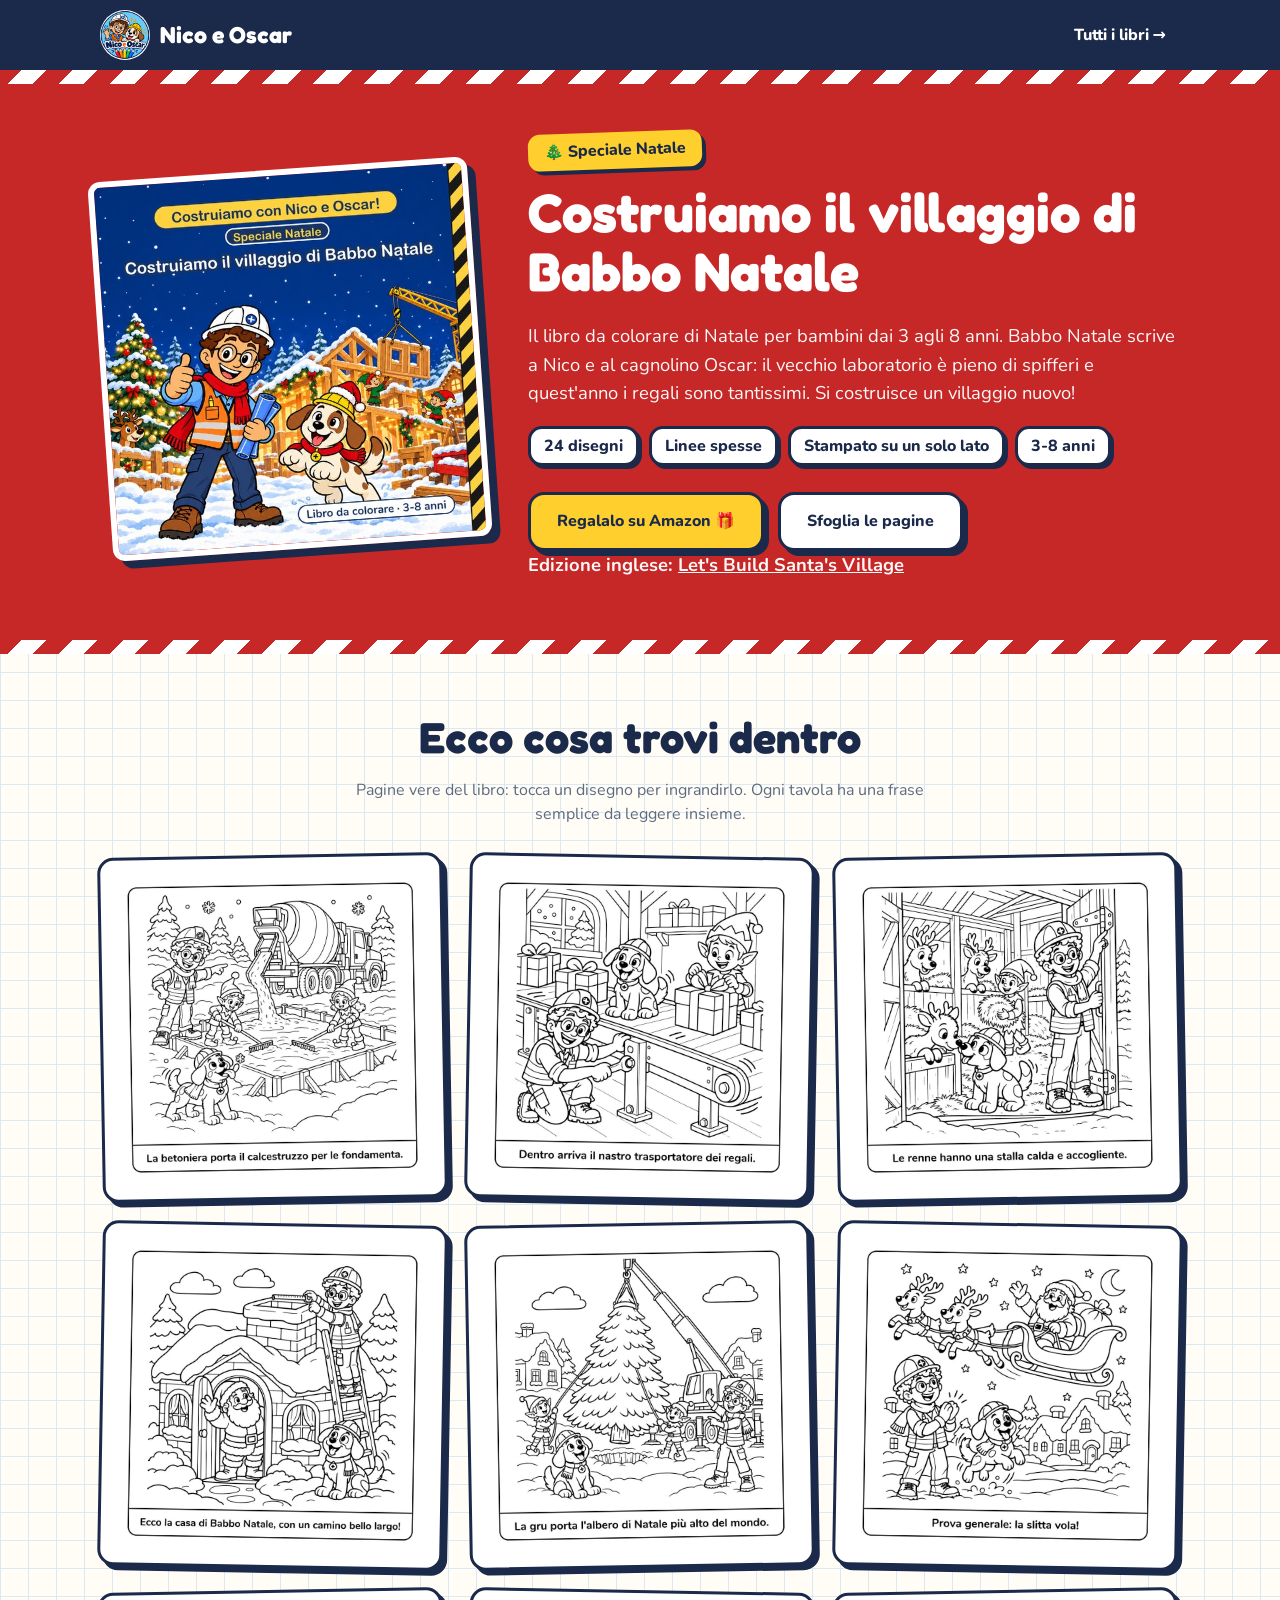
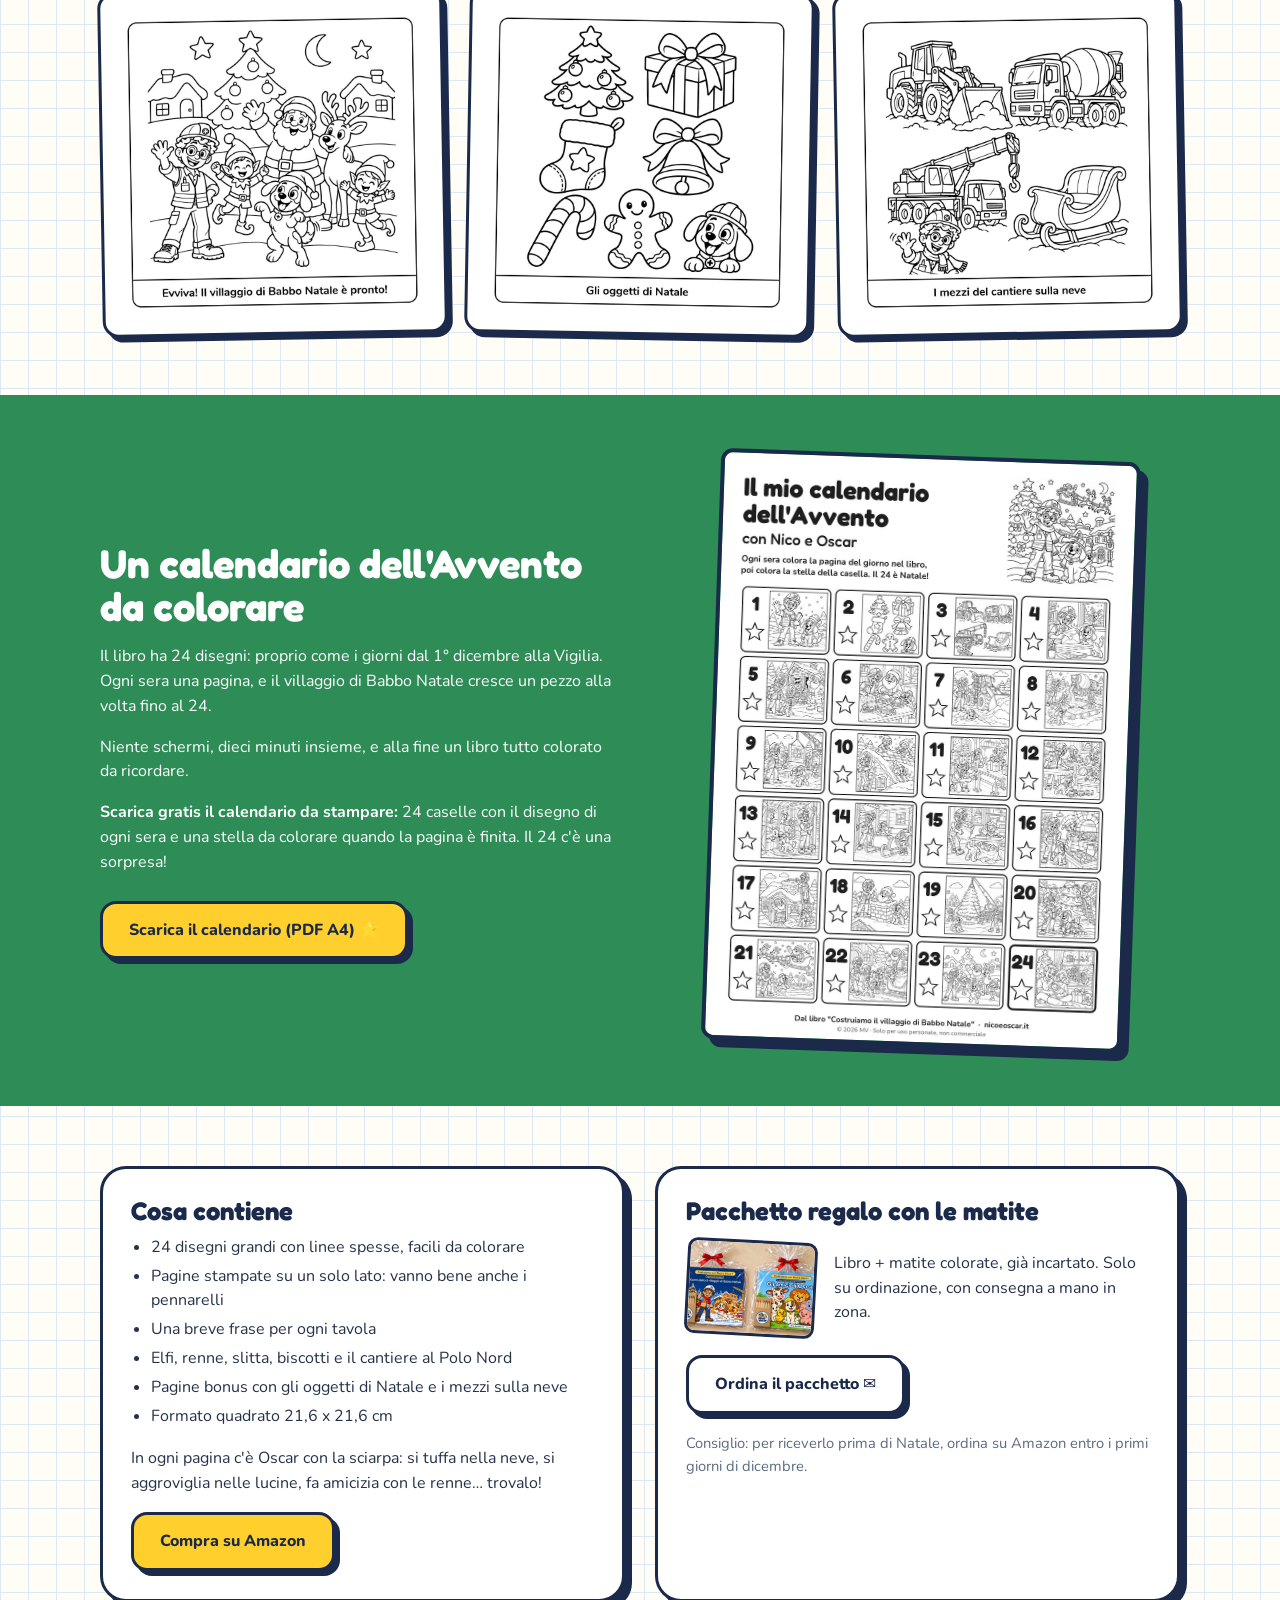
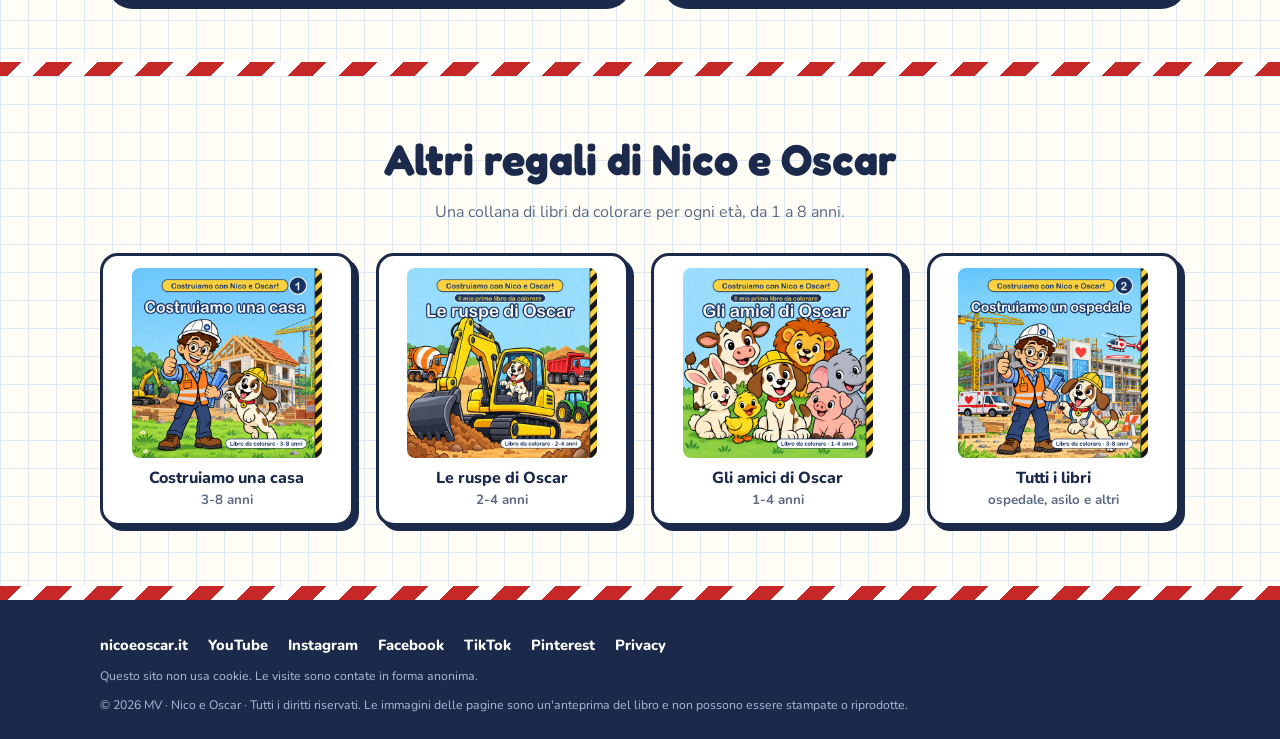
<file: natale/index.html>
<!doctype html>
<html lang="it">
<head>
<meta charset="utf-8">
<meta name="viewport" content="width=device-width, initial-scale=1">
<title>Libro da colorare di Natale per bambini 3-8 anni – Nico e Oscar</title>
<meta name="description" content="Costruiamo il villaggio di Babbo Natale: 24 disegni di Natale da colorare per bambini dai 3 agli 8 anni, con Nico e il cagnolino Oscar. Elfi, renne, slitta e camino. Idea regalo e calendario dell'Avvento da colorare.">
<link rel="icon" href="../img/logo.png">
<meta property="og:title" content="Il villaggio di Babbo Natale – libro da colorare per bambini">
<meta property="og:description" content="24 disegni di Natale da colorare con Nico e il cagnolino Oscar, dai 3 agli 8 anni.">
<meta property="og:image" content="https://nicoeoscar.it/img/natale/p39.jpg">
<meta property="og:url" content="https://nicoeoscar.it/natale/">
<meta property="og:type" content="website">
<meta name="twitter:card" content="summary_large_image">
<link rel="canonical" href="https://nicoeoscar.it/natale/">
<link href="../fonts/fonts.css" rel="stylesheet">
<style>
  :root{
    --carta:#fffdf6; --riga:#dbe9f7; --navy:#1b2a4a; --rosso:#c62828; --giallo:#ffcf2e; --verde:#2e8c57;
    --testo:#25324a; --grigio:#5d6b80; --r:26px;
  }
  *{box-sizing:border-box}
  body{margin:0;font-family:Nunito,system-ui,sans-serif;color:var(--testo);line-height:1.55;overflow-x:hidden;
    background-color:var(--carta);
    background-image:linear-gradient(var(--riga) 1px,transparent 1px),linear-gradient(90deg,var(--riga) 1px,transparent 1px);
    background-size:28px 28px}
  img{max-width:100%;display:block}
  a{color:inherit}
  .wrap{max-width:1120px;margin:0 auto;padding:0 20px}
  h1,h2,h3{font-family:"Fredoka","Baloo 2",sans-serif;font-weight:700;line-height:1.08;margin:0 0 .4em;color:var(--navy)}
  .strisce{height:14px;background:repeating-linear-gradient(-45deg,var(--rosso) 0 18px,#fff 18px 36px)}

  header{position:sticky;top:0;z-index:20;background:var(--navy)}
  .nav{display:flex;align-items:center;justify-content:space-between;gap:16px;height:70px}
  .marchio{display:flex;align-items:center;gap:10px;text-decoration:none;font-family:"Fredoka";font-weight:700;font-size:1.45rem;color:#fff}
  .marchio img{width:50px;height:50px;background:#fff;border-radius:50%}
  .nav .torna{color:#fff;font-weight:800;text-decoration:none;padding:8px 14px;border-radius:999px}
  .nav .torna:hover{background:var(--rosso)}

  .btn{display:inline-flex;align-items:center;gap:8px;text-decoration:none;font-weight:800;border-radius:16px;padding:14px 26px;border:3px solid var(--navy);box-shadow:5px 5px 0 var(--navy);transition:transform .12s, box-shadow .12s}
  .btn:hover{transform:translate(2px,2px);box-shadow:3px 3px 0 var(--navy)}
  .btn.giallo{background:var(--giallo);color:var(--navy)}
  .btn.bianco{background:#fff;color:var(--navy)}

  .hero{background:var(--rosso);color:#fff;padding:48px 0 54px}
  .hero .wrap{display:grid;grid-template-columns:minmax(0,380px) minmax(0,1fr);gap:48px;align-items:center}
  .hero .cop{border-radius:12px;border:6px solid #fff;transform:rotate(-4deg);box-shadow:8px 8px 0 var(--navy)}
  .tag{display:inline-block;background:var(--giallo);color:var(--navy);font-weight:800;border-radius:12px;padding:6px 16px;margin-bottom:14px;transform:rotate(-2deg);box-shadow:4px 4px 0 var(--navy)}
  .hero h1{color:#fff;font-size:clamp(2.1rem,5vw,3.4rem)}
  .hero p{font-size:1.15rem;margin:0 0 6px;opacity:.97}
  .punti{display:flex;flex-wrap:wrap;gap:10px;margin:18px 0 0;padding:0;list-style:none}
  .punti li{background:#fff;color:var(--navy);border:3px solid var(--navy);border-radius:14px;padding:5px 13px;font-weight:800;box-shadow:3px 3px 0 var(--navy)}
  .azioni{display:flex;flex-wrap:wrap;gap:14px;margin-top:26px}
  .altre{margin-top:14px;font-size:.95rem;font-weight:700}
  .altre a{color:#fff}

  section{padding:60px 0}
  .titolo-sez{text-align:center;margin-bottom:28px}
  .titolo-sez h2{font-size:clamp(1.9rem,4.5vw,2.7rem)}
  .titolo-sez p{color:var(--grigio);margin:0 auto;max-width:38em}

  .pagine{display:grid;grid-template-columns:repeat(3,minmax(0,1fr));gap:22px}
  .pagine button{border:3px solid var(--navy);border-radius:16px;background:#fff;padding:8px;cursor:zoom-in;box-shadow:5px 5px 0 var(--navy);transition:transform .15s}
  .pagine button:nth-child(odd){transform:rotate(-1deg)} .pagine button:nth-child(even){transform:rotate(1deg)}
  .pagine button:hover{transform:rotate(0) translateY(-4px)}
  .pagine img{border-radius:8px;width:100%;aspect-ratio:1/1;object-fit:cover}

  .avvento{background:var(--verde);color:#fff}
  .avvento .wrap{display:grid;grid-template-columns:minmax(0,1fr) minmax(0,1fr);gap:44px;align-items:center}
  .avvento h2{color:#fff;font-size:clamp(1.8rem,4vw,2.5rem)}
  .calendario{display:block;max-width:420px;margin:0 auto}
  .calendario img{background:#fff;border-radius:12px;border:4px solid var(--navy);box-shadow:8px 8px 0 var(--navy);transform:rotate(2deg)}

  .due{display:grid;grid-template-columns:1fr 1fr;gap:30px}
  .card{border-radius:var(--r);padding:28px;border:3px solid var(--navy);background:#fff;box-shadow:7px 7px 0 var(--navy)}
  .card h3{font-size:1.6rem}
  .card ul{padding-left:20px;margin:8px 0 18px}
  .card li{margin-bottom:4px}
  .pacchetto{display:flex;gap:18px;align-items:center;margin-bottom:14px}
  .pacchetto img{width:130px;border-radius:10px;border:3px solid var(--navy);transform:rotate(3deg)}

  .serie{display:grid;grid-template-columns:repeat(4,minmax(0,1fr));gap:22px}
  .serie a{display:block;text-decoration:none;background:#fff;border:3px solid var(--navy);border-radius:18px;padding:12px;box-shadow:5px 5px 0 var(--navy);text-align:center;font-weight:800;color:var(--navy)}
  .serie img{border-radius:8px;margin:0 auto 8px;max-height:190px}
  .serie small{display:block;color:var(--grigio);font-weight:700}

  #zoom{position:fixed;inset:0;background:rgba(27,42,74,.9);display:none;align-items:center;justify-content:center;z-index:50;padding:16px}
  #zoom.on{display:flex}
  #zoom img{max-width:min(92vw,760px);max-height:86vh;border-radius:12px;border:5px solid #fff;background:#fff}
  #zoom button{position:absolute;background:var(--giallo);border:3px solid var(--navy);border-radius:50%;width:48px;height:48px;font-size:1.5rem;font-weight:800;cursor:pointer;color:var(--navy)}
  #zoom .x{top:14px;right:18px}
  #zoom .prev{left:14px;top:50%;transform:translateY(-50%)} #zoom .next{right:14px;top:50%;transform:translateY(-50%)}

  footer{background:var(--navy);color:#cfe0f5;padding:34px 0 24px;font-size:.92rem}
  footer a{color:#fff;text-decoration:none;font-weight:800;margin-right:16px}
  footer small{display:block;margin-top:10px;opacity:.8}

  @media (max-width:820px){
    .hero .wrap,.avvento .wrap,.due{grid-template-columns:1fr}
    .hero .cop{max-width:280px;margin:0 auto}
    .hero{text-align:center} .punti,.azioni{justify-content:center}
    .serie{grid-template-columns:repeat(2,minmax(0,1fr))}
  }
  @media (max-width:560px){ .pagine{grid-template-columns:repeat(2,minmax(0,1fr));gap:14px} }
</style>
<!-- Statistiche visite senza cookie (GoatCounter, account "nicoeoscar"); i clic sui bottoni Amazon sono contati come eventi -->
<script data-goatcounter="https://nicoeoscar.goatcounter.com/count" async src="https://gc.zgo.at/count.js"></script>
</head>
<body>

<header>
  <div class="wrap nav">
    <a class="marchio" href="../"><img src="../img/logo.png" alt="Logo Nico e Oscar">Nico e Oscar</a>
    <a class="torna" href="../#libri">Tutti i libri →</a>
  </div>
</header>
<div class="strisce"></div>

<section class="hero">
  <div class="wrap">
    <img class="cop" src="../img/natale.jpg" alt="Copertina del libro Costruiamo il villaggio di Babbo Natale">
    <div>
      <span class="tag">🎄 Speciale Natale</span>
      <h1>Costruiamo il villaggio di Babbo Natale</h1>
      <p>Il libro da colorare di Natale per bambini dai 3 agli 8 anni. Babbo Natale scrive a Nico e al cagnolino Oscar: il vecchio laboratorio è pieno di spifferi e quest'anno i regali sono tantissimi. Si costruisce un villaggio nuovo!</p>
      <ul class="punti">
        <li>24 disegni</li><li>Linee spesse</li><li>Stampato su un solo lato</li><li>3-8 anni</li>
      </ul>
      <div class="azioni">
        <a class="btn giallo" href="https://www.amazon.it/dp/B0HMNT7DQG" target="_blank" rel="noopener" data-goatcounter-click="natale-amazon-it">Regalalo su Amazon 🎁</a>
        <a class="btn bianco" href="#dentro">Sfoglia le pagine</a>
      </div>
      <p class="altre">Edizione inglese: <a href="https://www.amazon.com/dp/B0HNGDVCFK" target="_blank" rel="noopener" data-goatcounter-click="natale-amazon-en">Let's Build Santa's Village</a></p>
    </div>
  </div>
</section>
<div class="strisce"></div>

<section id="dentro">
  <div class="wrap">
    <div class="titolo-sez">
      <h2>Ecco cosa trovi dentro</h2>
      <p>Pagine vere del libro: tocca un disegno per ingrandirlo. Ogni tavola ha una frase semplice da leggere insieme.</p>
    </div>
    <div class="pagine" id="pagine">
      <button data-i="0"><img src="../img/natale/p13.jpg" alt="La betoniera porta il calcestruzzo per le fondamenta" loading="lazy"></button>
      <button data-i="1"><img src="../img/natale/p19.jpg" alt="Il nastro trasportatore dei regali nel laboratorio degli elfi" loading="lazy"></button>
      <button data-i="2"><img src="../img/natale/p23.jpg" alt="La stalla calda e accogliente delle renne" loading="lazy"></button>
      <button data-i="3"><img src="../img/natale/p31.jpg" alt="La casa di Babbo Natale con il camino bello largo" loading="lazy"></button>
      <button data-i="4"><img src="../img/natale/p35.jpg" alt="La gru porta l'albero di Natale più alto del mondo" loading="lazy"></button>
      <button data-i="5"><img src="../img/natale/p39.jpg" alt="Prova generale: la slitta di Babbo Natale vola" loading="lazy"></button>
      <button data-i="6"><img src="../img/natale/p43.jpg" alt="Festa: il villaggio di Babbo Natale è pronto" loading="lazy"></button>
      <button data-i="7"><img src="../img/natale/p47.jpg" alt="Gli oggetti di Natale da colorare" loading="lazy"></button>
      <button data-i="8"><img src="../img/natale/p49.jpg" alt="I mezzi del cantiere sulla neve" loading="lazy"></button>
    </div>
  </div>
</section>

<section class="avvento">
  <div class="wrap">
    <div>
      <h2>Un calendario dell'Avvento da colorare</h2>
      <p>Il libro ha 24 disegni: proprio come i giorni dal 1° dicembre alla Vigilia. Ogni sera una pagina, e il villaggio di Babbo Natale cresce un pezzo alla volta fino al 24.</p>
      <p>Niente schermi, dieci minuti insieme, e alla fine un libro tutto colorato da ricordare.</p>
      <p><strong>Scarica gratis il calendario da stampare:</strong> 24 caselle con il disegno di ogni sera e una stella da colorare quando la pagina è finita. Il 24 c'è una sorpresa!</p>
      <div class="azioni">
        <a class="btn giallo" href="../calendario_avvento_Nico_e_Oscar.pdf" download data-goatcounter-click="natale-calendario-pdf">Scarica il calendario (PDF A4) ⭐</a>
      </div>
    </div>
    <a class="calendario" href="../calendario_avvento_Nico_e_Oscar.pdf" download data-goatcounter-click="natale-calendario-img">
      <img src="../img/natale/calendario.jpg" alt="Calendario dell'Avvento da colorare con Nico e Oscar: 24 caselle da stampare" loading="lazy">
    </a>
  </div>
</section>

<section>
  <div class="wrap due">
    <div class="card">
      <h3>Cosa contiene</h3>
      <ul>
        <li>24 disegni grandi con linee spesse, facili da colorare</li>
        <li>Pagine stampate su un solo lato: vanno bene anche i pennarelli</li>
        <li>Una breve frase per ogni tavola</li>
        <li>Elfi, renne, slitta, biscotti e il cantiere al Polo Nord</li>
        <li>Pagine bonus con gli oggetti di Natale e i mezzi sulla neve</li>
        <li>Formato quadrato 21,6 x 21,6 cm</li>
      </ul>
      <p>In ogni pagina c'è Oscar con la sciarpa: si tuffa nella neve, si aggroviglia nelle lucine, fa amicizia con le renne… trovalo!</p>
      <a class="btn giallo" href="https://www.amazon.it/dp/B0HMNT7DQG" target="_blank" rel="noopener" data-goatcounter-click="natale-amazon-it-2">Compra su Amazon</a>
    </div>
    <div class="card">
      <h3>Pacchetto regalo con le matite</h3>
      <div class="pacchetto">
        <img src="../img/pacchetto_natale.jpg" alt="Pacchetto regalo: libro e matite colorate" loading="lazy">
        <p>Libro + matite colorate, già incartato. Solo su ordinazione, con consegna a mano in zona.</p>
      </div>
      <a class="btn bianco" href="mailto:info@nicoeoscar.it?subject=Ordine%20pacchetto%20regalo%20Natale&body=Ciao!%20Vorrei%20ordinare%20il%20pacchetto%20regalo%20di%20Natale%20(libro%20%2B%20matite).%0A%0AQuantit%C3%A0%3A%20%0AZona%3A%20" data-goatcounter-click="natale-pacchetto">Ordina il pacchetto ✉</a>
      <p style="margin-top:18px;font-size:.92rem;color:var(--grigio)">Consiglio: per riceverlo prima di Natale, ordina su Amazon entro i primi giorni di dicembre.</p>
    </div>
  </div>
</section>

<div class="strisce"></div>
<section>
  <div class="wrap">
    <div class="titolo-sez">
      <h2>Altri regali di Nico e Oscar</h2>
      <p>Una collana di libri da colorare per ogni età, da 1 a 8 anni.</p>
    </div>
    <div class="serie">
      <a href="https://www.amazon.it/dp/B0HLLR336K" target="_blank" rel="noopener" data-goatcounter-click="natale-serie-casa"><img src="../img/casa.jpg" alt="" loading="lazy">Costruiamo una casa<small>3-8 anni</small></a>
      <a href="https://www.amazon.it/dp/B0HNH5T5PX" target="_blank" rel="noopener" data-goatcounter-click="natale-serie-ruspe"><img src="../img/ruspe.jpg" alt="" loading="lazy">Le ruspe di Oscar<small>2-4 anni</small></a>
      <a href="https://www.amazon.it/dp/B0HMNP6GB5" target="_blank" rel="noopener" data-goatcounter-click="natale-serie-amici"><img src="../img/amici.jpg" alt="" loading="lazy">Gli amici di Oscar<small>1-4 anni</small></a>
      <a href="../#libri"><img src="../img/ospedale.jpg" alt="" loading="lazy">Tutti i libri<small>ospedale, asilo e altri</small></a>
    </div>
  </div>
</section>

<div class="strisce"></div>
<footer>
  <div class="wrap">
    <a href="../">nicoeoscar.it</a>
    <a href="https://www.youtube.com/@NicoeOscar" target="_blank" rel="noopener">YouTube</a>
    <a href="https://www.instagram.com/nicoeoscar" target="_blank" rel="noopener">Instagram</a>
    <a href="https://www.facebook.com/nicoeoscar" target="_blank" rel="noopener">Facebook</a>
    <a href="https://www.tiktok.com/@nicoeoscar" target="_blank" rel="noopener">TikTok</a>
    <a href="https://it.pinterest.com/nicoeoscar/" target="_blank" rel="noopener">Pinterest</a>
    <a href="../privacy.html">Privacy</a>
    <small>Questo sito non usa cookie. Le visite sono contate in forma anonima.</small>
    <small>© 2026 MV · Nico e Oscar · Tutti i diritti riservati. Le immagini delle pagine sono un'anteprima del libro e non possono essere stampate o riprodotte.</small>
  </div>
</footer>

<div id="zoom" role="dialog" aria-modal="true"><button class="x" aria-label="Chiudi">×</button><button class="prev" aria-label="Precedente">‹</button><img alt=""><button class="next" aria-label="Successiva">›</button></div>

<script>
const IMGS = [...document.querySelectorAll("#pagine img")];
const Z = document.getElementById("zoom"), ZI = Z.querySelector("img");
let zi = 0;
function mostra(){ ZI.src = IMGS[zi].src; ZI.alt = IMGS[zi].alt; }
document.getElementById("pagine").addEventListener("click", e => {
  const b = e.target.closest("button"); if (!b) return;
  zi = +b.dataset.i; mostra(); Z.classList.add("on");
});
Z.addEventListener("click", e => {
  if (e.target.classList.contains("prev")) { zi = (zi + IMGS.length - 1) % IMGS.length; mostra(); }
  else if (e.target.classList.contains("next")) { zi = (zi + 1) % IMGS.length; mostra(); }
  else if (e.target !== ZI) Z.classList.remove("on");
});
document.addEventListener("keydown", e => {
  if (!Z.classList.contains("on")) return;
  if (e.key === "Escape") Z.classList.remove("on");
  if (e.key === "ArrowRight") { zi = (zi + 1) % IMGS.length; mostra(); }
  if (e.key === "ArrowLeft") { zi = (zi + IMGS.length - 1) % IMGS.length; mostra(); }
});
</script>
</body>
</html>
</file>
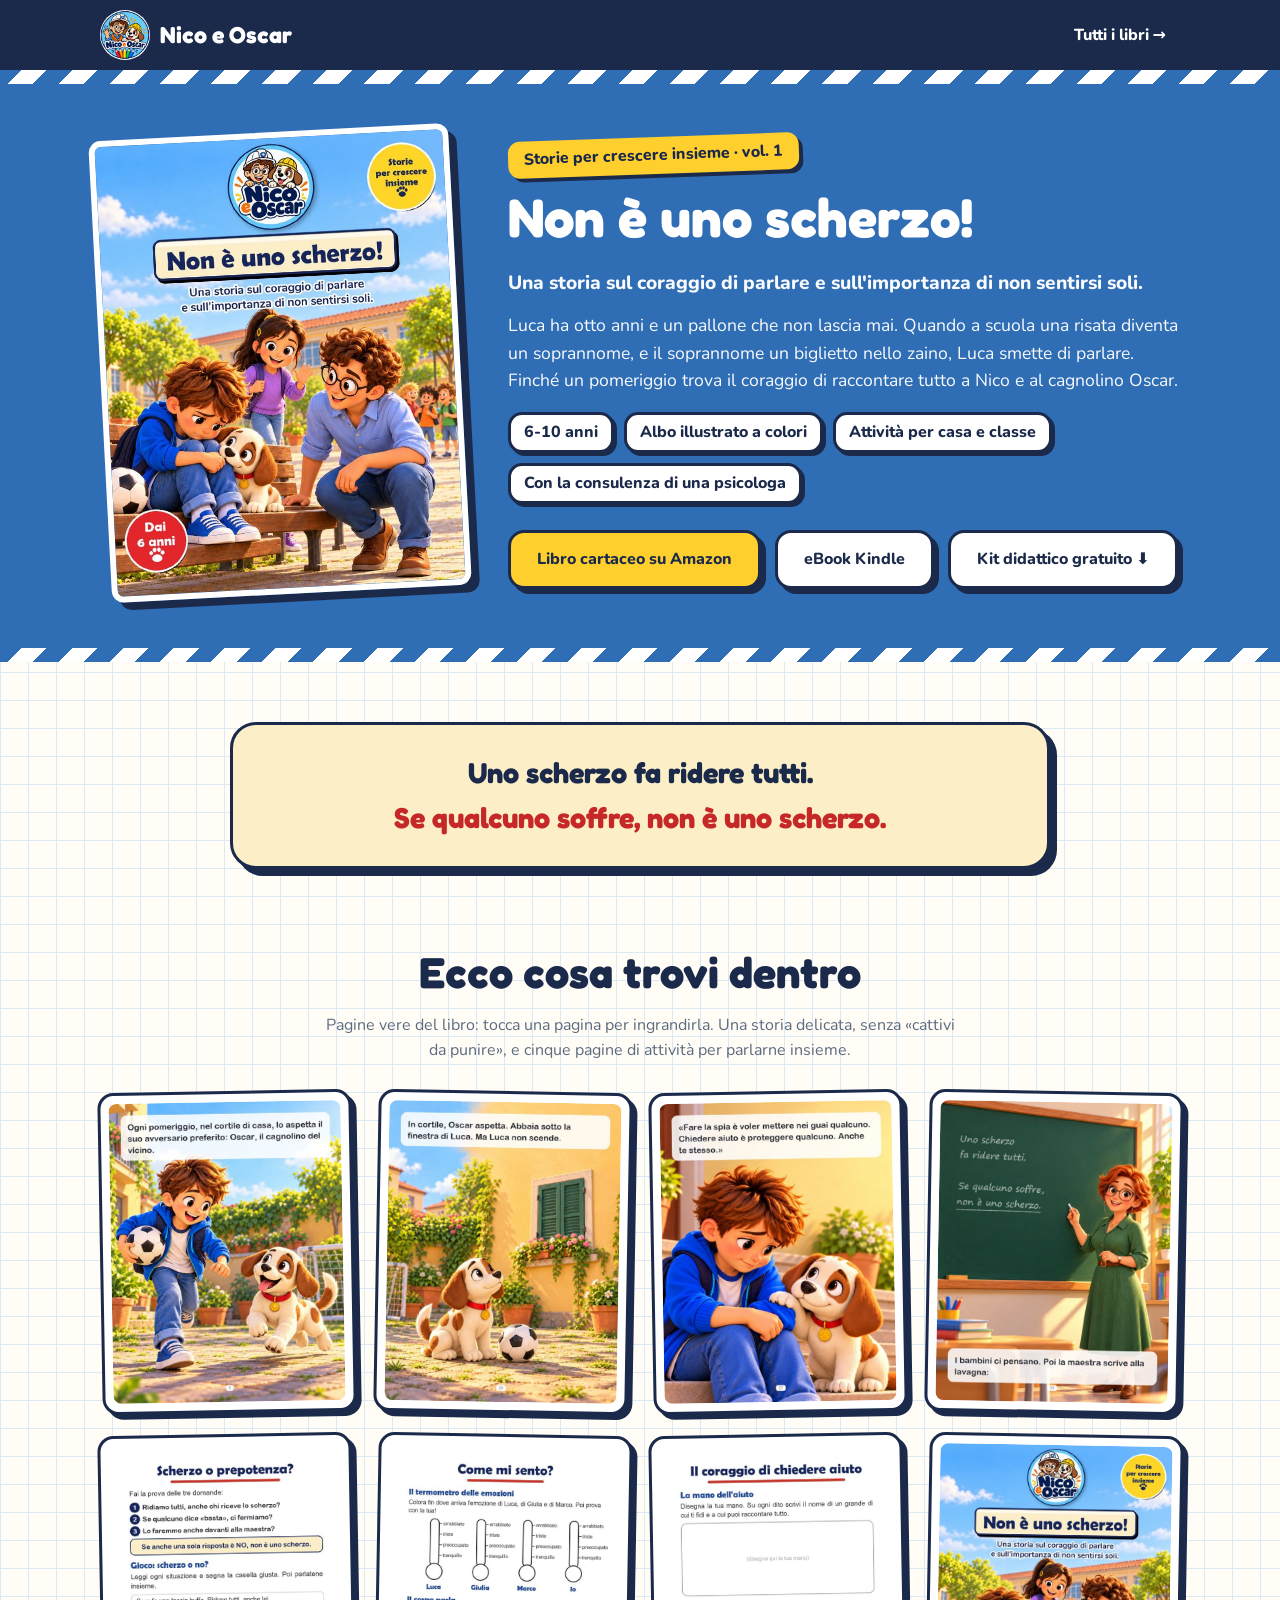
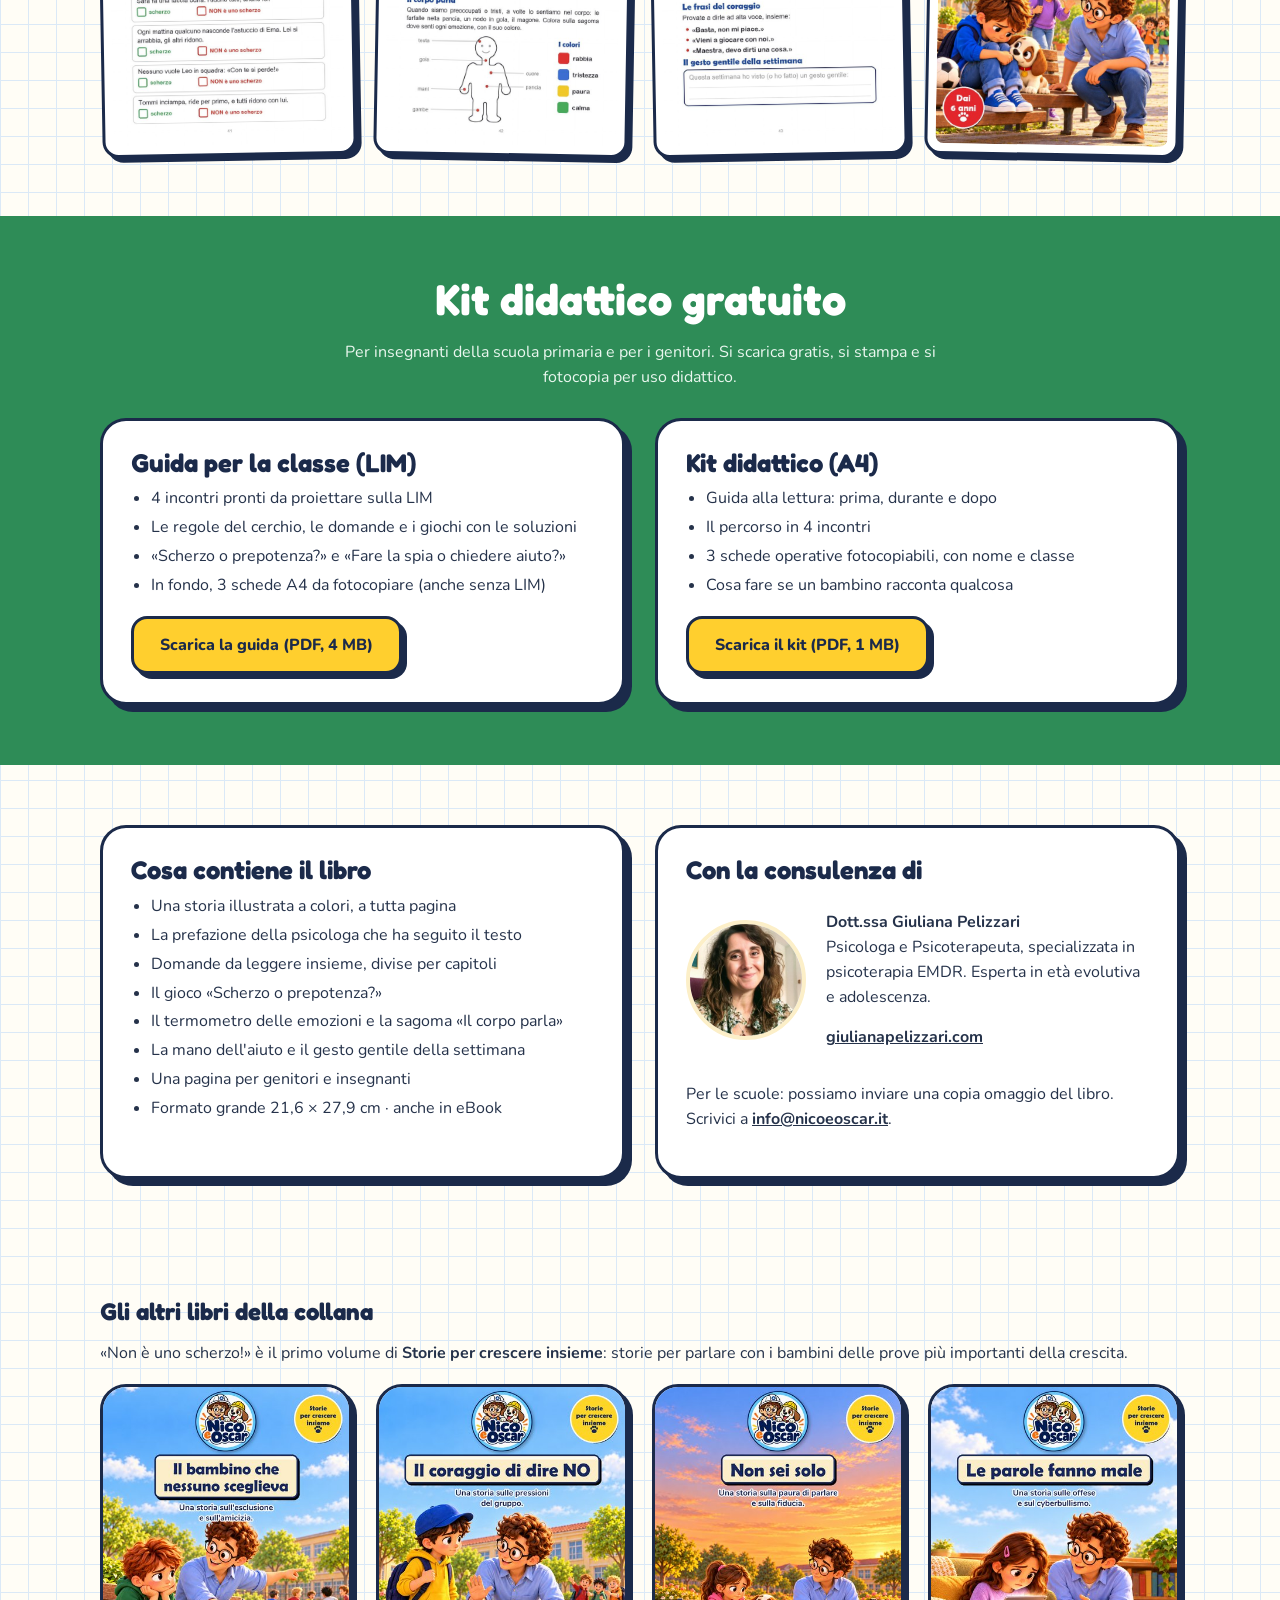
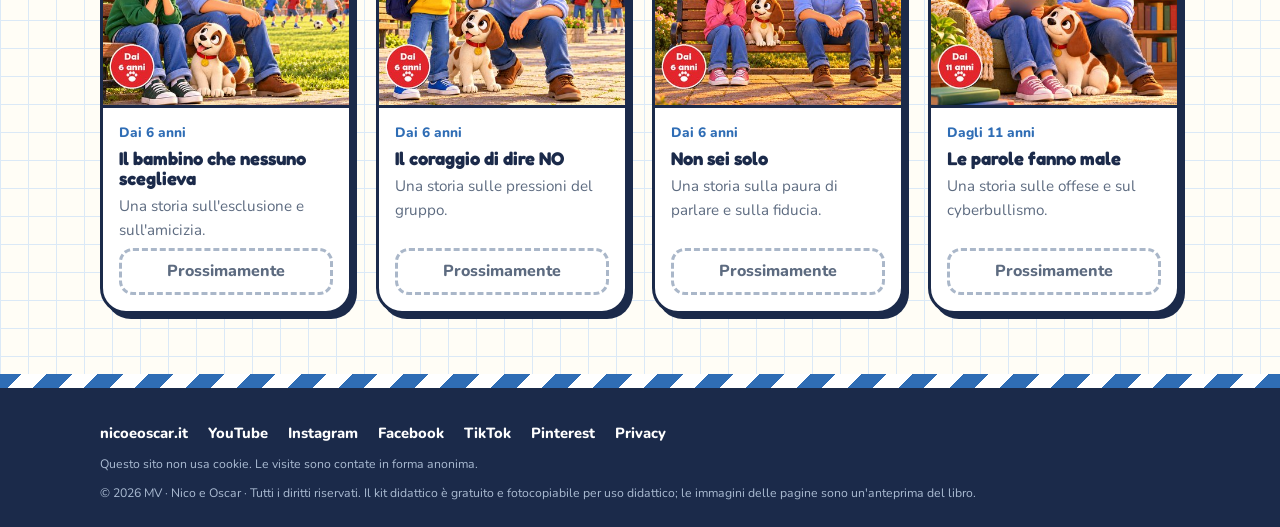
<file: non-e-uno-scherzo/index.html>
<!doctype html>
<html lang="it">
<head>
<meta charset="utf-8">
<meta name="viewport" content="width=device-width, initial-scale=1">
<title>Non è uno scherzo! – libro sul bullismo per bambini 6-10 anni e kit didattico gratuito</title>
<meta name="description" content="Non è uno scherzo!: albo illustrato sul bullismo e sul coraggio di chiedere aiuto, per bambini dai 6 ai 10 anni, con la consulenza della Dott.ssa Giuliana Pelizzari, Psicologa e Psicoterapeuta. Scarica gratis il kit didattico e la guida per la classe.">
<link rel="icon" href="../img/logo.png">
<meta property="og:title" content="Non è uno scherzo! – Storie per crescere insieme">
<meta property="og:description" content="Una storia sul coraggio di parlare e sull'importanza di non sentirsi soli. Kit didattico gratuito per la scuola primaria.">
<meta property="og:image" content="https://nicoeoscar.it/img/scherzo.jpg">
<meta property="og:url" content="https://nicoeoscar.it/non-e-uno-scherzo/">
<meta property="og:type" content="website">
<meta name="twitter:card" content="summary_large_image">
<link rel="canonical" href="https://nicoeoscar.it/non-e-uno-scherzo/">
<link href="../fonts/fonts.css" rel="stylesheet">
<style>
  :root{
    --carta:#fffdf6; --riga:#dbe9f7; --navy:#1b2a4a; --rosso:#c62828; --giallo:#ffcf2e; --verde:#2e8c57; --blu:#2f6db5;
    --crema:#fcefc8; --testo:#25324a; --grigio:#5d6b80; --r:26px;
  }
  *{box-sizing:border-box}
  body{margin:0;font-family:Nunito,system-ui,sans-serif;color:var(--testo);line-height:1.55;overflow-x:hidden;
    background-color:var(--carta);
    background-image:linear-gradient(var(--riga) 1px,transparent 1px),linear-gradient(90deg,var(--riga) 1px,transparent 1px);
    background-size:28px 28px}
  img{max-width:100%;display:block}
  a{color:inherit}
  .wrap{max-width:1120px;margin:0 auto;padding:0 20px}
  h1,h2,h3{font-family:"Fredoka","Baloo 2",sans-serif;font-weight:700;line-height:1.08;margin:0 0 .4em;color:var(--navy)}
  .strisce{height:14px;background:repeating-linear-gradient(-45deg,var(--blu) 0 18px,#fff 18px 36px)}

  header{position:sticky;top:0;z-index:20;background:var(--navy)}
  .nav{display:flex;align-items:center;justify-content:space-between;gap:16px;height:70px}
  .marchio{display:flex;align-items:center;gap:10px;text-decoration:none;font-family:"Fredoka";font-weight:700;font-size:1.45rem;color:#fff}
  .marchio img{width:50px;height:50px;background:#fff;border-radius:50%}
  .nav .torna{color:#fff;font-weight:800;text-decoration:none;padding:8px 14px;border-radius:999px}
  .nav .torna:hover{background:var(--blu)}

  .btn{display:inline-flex;align-items:center;gap:8px;text-decoration:none;font-weight:800;border-radius:16px;padding:14px 26px;border:3px solid var(--navy);box-shadow:5px 5px 0 var(--navy);transition:transform .12s, box-shadow .12s}
  .btn:hover{transform:translate(2px,2px);box-shadow:3px 3px 0 var(--navy)}
  .btn.giallo{background:var(--giallo);color:var(--navy)}
  .btn.bianco{background:#fff;color:var(--navy)}
  .btn.spento{background:#e8eef6;color:var(--grigio);box-shadow:none;border-style:dashed;cursor:default}

  .hero{background:var(--blu);color:#fff;padding:48px 0 54px}
  .hero .wrap{display:grid;grid-template-columns:minmax(0,360px) minmax(0,1fr);gap:48px;align-items:center}
  .hero .cop{border-radius:12px;border:6px solid #fff;transform:rotate(-3deg);box-shadow:8px 8px 0 var(--navy)}
  .tag{display:inline-block;background:var(--giallo);color:var(--navy);font-weight:800;border-radius:12px;padding:6px 16px;margin-bottom:14px;transform:rotate(-2deg);box-shadow:4px 4px 0 var(--navy)}
  .hero h1{color:#fff;font-size:clamp(2.1rem,5vw,3.4rem)}
  .hero .sotto{font-size:1.2rem;font-weight:800;margin:0 0 14px}
  .hero p{font-size:1.1rem;margin:0 0 6px;opacity:.97}
  .punti{display:flex;flex-wrap:wrap;gap:10px;margin:18px 0 0;padding:0;list-style:none}
  .punti li{background:#fff;color:var(--navy);border:3px solid var(--navy);border-radius:14px;padding:5px 13px;font-weight:800;box-shadow:3px 3px 0 var(--navy)}
  .azioni{display:flex;flex-wrap:wrap;gap:14px;margin-top:26px}

  section{padding:60px 0}
  .titolo-sez{text-align:center;margin-bottom:28px}
  .titolo-sez h2{font-size:clamp(1.9rem,4.5vw,2.7rem)}
  .titolo-sez p{color:var(--grigio);margin:0 auto;max-width:40em}

  .frase{background:var(--crema);border:3px solid var(--navy);border-radius:var(--r);padding:26px 30px;text-align:center;box-shadow:7px 7px 0 var(--navy);max-width:820px;margin:0 auto}
  .frase p{font-family:"Fredoka";font-weight:700;font-size:clamp(1.3rem,3vw,1.8rem);color:var(--navy);margin:0}
  .frase p+p{color:var(--rosso)}

  .pagine{display:grid;grid-template-columns:repeat(4,minmax(0,1fr));gap:22px}
  .pagine button{border:3px solid var(--navy);border-radius:16px;background:#fff;padding:8px;cursor:zoom-in;box-shadow:5px 5px 0 var(--navy);transition:transform .15s}
  .pagine button:nth-child(odd){transform:rotate(-1deg)} .pagine button:nth-child(even){transform:rotate(1deg)}
  .pagine button:hover{transform:rotate(0) translateY(-4px)}
  .pagine img{border-radius:8px;width:100%;aspect-ratio:1275/1650;object-fit:cover}

  .kit{background:var(--verde);color:#fff}
  .kit h2,.kit h3{color:#fff}
  .kit .wrap>.titolo-sez p{color:#eaf7ef}
  .scarica{display:grid;grid-template-columns:1fr 1fr;gap:30px}
  .scarica .card{color:var(--testo)}
  .scarica .card h3{color:var(--navy)}

  .due{display:grid;grid-template-columns:1fr 1fr;gap:30px}
  .card{border-radius:var(--r);padding:28px;border:3px solid var(--navy);background:#fff;box-shadow:7px 7px 0 var(--navy)}
  .card h3{font-size:1.6rem}
  .card ul{padding-left:20px;margin:8px 0 18px}
  .card li{margin-bottom:4px}
  .psico{display:flex;gap:20px;align-items:center}
  .psico img{width:120px;height:120px;border-radius:50%;object-fit:cover;border:4px solid var(--crema);flex:none}

  #zoom{position:fixed;inset:0;background:rgba(27,42,74,.9);display:none;align-items:center;justify-content:center;z-index:50;padding:16px}
  #zoom.on{display:flex}
  #zoom img{max-width:min(92vw,620px);max-height:88vh;border-radius:12px;border:5px solid #fff;background:#fff}
  #zoom button{position:absolute;background:var(--giallo);border:3px solid var(--navy);border-radius:50%;width:48px;height:48px;font-size:1.5rem;font-weight:800;cursor:pointer;color:var(--navy)}
  #zoom .x{top:14px;right:18px}
  #zoom .prev{left:14px;top:50%;transform:translateY(-50%)} #zoom .next{right:14px;top:50%;transform:translateY(-50%)}

  footer{background:var(--navy);color:#cfe0f5;padding:34px 0 24px;font-size:.92rem}
  footer a{color:#fff;text-decoration:none;font-weight:800;margin-right:16px}
  footer small{display:block;margin-top:10px;opacity:.8}

  .collana{display:grid;grid-template-columns:repeat(4,minmax(0,1fr));gap:24px;margin-top:18px}
  .vol{border:3px solid var(--navy);border-radius:var(--r);background:#fff;box-shadow:5px 5px 0 var(--navy);overflow:hidden;display:flex;flex-direction:column}
  .vol img{width:100%;display:block;border-bottom:3px solid var(--navy)}
  .vol div{padding:14px 16px 16px;display:flex;flex-direction:column;gap:6px;flex:1}
  .vol h3{font-size:1.15rem;margin:0}
  .vol p{margin:0;font-size:.95rem;color:var(--grigio)}
  .vol .eta{font-weight:800;font-size:.85rem;color:var(--blu)}
  .vol .presto{margin-top:auto;text-align:center;font-weight:800;border:3px dashed #aab7c9;border-radius:14px;padding:8px;color:var(--grigio)}
  @media (max-width:820px){.collana{grid-template-columns:repeat(2,minmax(0,1fr));gap:16px}}
  @media (max-width:820px){
    .hero .wrap,.due,.scarica{grid-template-columns:1fr}
    .hero .cop{max-width:260px;margin:0 auto}
    .hero{text-align:center} .punti,.azioni{justify-content:center}
    .pagine{grid-template-columns:repeat(2,minmax(0,1fr));gap:14px}
    .psico{flex-direction:column;text-align:center}
  }
</style>
<!-- Statistiche visite senza cookie (GoatCounter, account "nicoeoscar"); i download e i clic Amazon sono contati come eventi -->
<script data-goatcounter="https://nicoeoscar.goatcounter.com/count" async src="https://gc.zgo.at/count.js"></script>
</head>
<body>

<header>
  <div class="wrap nav">
    <a class="marchio" href="../"><img src="../img/logo.png" alt="Logo Nico e Oscar">Nico e Oscar</a>
    <a class="torna" href="../#libri">Tutti i libri →</a>
  </div>
</header>
<div class="strisce"></div>

<section class="hero">
  <div class="wrap">
    <img class="cop" src="../img/scherzo.jpg" alt="Copertina del libro Non è uno scherzo!">
    <div>
      <span class="tag">Storie per crescere insieme · vol. 1</span>
      <h1>Non è uno scherzo!</h1>
      <p class="sotto">Una storia sul coraggio di parlare e sull'importanza di non sentirsi soli.</p>
      <p>Luca ha otto anni e un pallone che non lascia mai. Quando a scuola una risata diventa un soprannome, e il soprannome un biglietto nello zaino, Luca smette di parlare. Finché un pomeriggio trova il coraggio di raccontare tutto a Nico e al cagnolino Oscar.</p>
      <ul class="punti">
        <li>6-10 anni</li><li>Albo illustrato a colori</li><li>Attività per casa e classe</li><li>Con la consulenza di una psicologa</li>
      </ul>
      <div class="azioni">
        <a class="btn giallo" href="https://www.amazon.it/dp/B0HRS85S81" target="_blank" rel="noopener" data-goatcounter-click="scherzo-amazon">Libro cartaceo su Amazon</a>
        <a class="btn bianco" href="https://www.amazon.it/dp/B0HRRQXJXV" target="_blank" rel="noopener" data-goatcounter-click="scherzo-kindle">eBook Kindle</a>
        <a class="btn bianco" href="#kit">Kit didattico gratuito ⬇</a>
      </div>
    </div>
  </div>
</section>
<div class="strisce"></div>

<section>
  <div class="wrap">
    <div class="frase">
      <p>Uno scherzo fa ridere tutti.</p>
      <p>Se qualcuno soffre, non è uno scherzo.</p>
    </div>
  </div>
</section>

<section id="dentro" style="padding-top:20px">
  <div class="wrap">
    <div class="titolo-sez">
      <h2>Ecco cosa trovi dentro</h2>
      <p>Pagine vere del libro: tocca una pagina per ingrandirla. Una storia delicata, senza «cattivi da punire», e cinque pagine di attività per parlarne insieme.</p>
    </div>
    <div class="pagine" id="pagine">
      <button data-i="0"><img src="../img/scherzo/p06.jpg" alt="Luca e Oscar giocano a calcio in cortile" loading="lazy"></button>
      <button data-i="1"><img src="../img/scherzo/p20.jpg" alt="Oscar aspetta Luca in cortile, accanto al pallone" loading="lazy"></button>
      <button data-i="2"><img src="../img/scherzo/p27.jpg" alt="Nico spiega a Luca la differenza tra fare la spia e chiedere aiuto" loading="lazy"></button>
      <button data-i="3"><img src="../img/scherzo/p33.jpg" alt="La maestra Anna scrive alla lavagna: uno scherzo fa ridere tutti" loading="lazy"></button>
      <button data-i="4"><img src="../img/scherzo/p41.jpg" alt="Attività: scherzo o prepotenza?" loading="lazy"></button>
      <button data-i="5"><img src="../img/scherzo/p42.jpg" alt="Attività: il termometro delle emozioni e il corpo parla" loading="lazy"></button>
      <button data-i="6"><img src="../img/scherzo/p43.jpg" alt="Attività: la mano dell'aiuto e le frasi del coraggio" loading="lazy"></button>
      <button data-i="7"><img src="../img/scherzo.jpg" alt="Copertina del libro" loading="lazy"></button>
    </div>
  </div>
</section>

<section class="kit" id="kit">
  <div class="wrap">
    <div class="titolo-sez">
      <h2>Kit didattico gratuito</h2>
      <p>Per insegnanti della scuola primaria e per i genitori. Si scarica gratis, si stampa e si fotocopia per uso didattico.</p>
    </div>
    <div class="scarica">
      <div class="card">
        <h3>Guida per la classe (LIM)</h3>
        <ul>
          <li>4 incontri pronti da proiettare sulla LIM</li>
          <li>Le regole del cerchio, le domande e i giochi con le soluzioni</li>
          <li>«Scherzo o prepotenza?» e «Fare la spia o chiedere aiuto?»</li>
          <li>In fondo, 3 schede A4 da fotocopiare (anche senza LIM)</li>
        </ul>
        <a class="btn giallo" href="Non_e_uno_scherzo_guida_classe_LIM.pdf" download data-goatcounter-click="scherzo-guida-lim">Scarica la guida (PDF, 4 MB)</a>
      </div>
      <div class="card">
        <h3>Kit didattico (A4)</h3>
        <ul>
          <li>Guida alla lettura: prima, durante e dopo</li>
          <li>Il percorso in 4 incontri</li>
          <li>3 schede operative fotocopiabili, con nome e classe</li>
          <li>Cosa fare se un bambino racconta qualcosa</li>
        </ul>
        <a class="btn giallo" href="Non_e_uno_scherzo_kit_didattico.pdf" download data-goatcounter-click="scherzo-kit">Scarica il kit (PDF, 1 MB)</a>
      </div>
    </div>
  </div>
</section>

<section>
  <div class="wrap due">
    <div class="card">
      <h3>Cosa contiene il libro</h3>
      <ul>
        <li>Una storia illustrata a colori, a tutta pagina</li>
        <li>La prefazione della psicologa che ha seguito il testo</li>
        <li>Domande da leggere insieme, divise per capitoli</li>
        <li>Il gioco «Scherzo o prepotenza?»</li>
        <li>Il termometro delle emozioni e la sagoma «Il corpo parla»</li>
        <li>La mano dell'aiuto e il gesto gentile della settimana</li>
        <li>Una pagina per genitori e insegnanti</li>
        <li>Formato grande 21,6 × 27,9 cm · anche in eBook</li>
      </ul>
    </div>
    <div class="card">
      <h3>Con la consulenza di</h3>
      <div class="psico">
        <img src="../img/scherzo/giuliana.jpg" alt="Dott.ssa Giuliana Pelizzari" loading="lazy">
        <div>
          <p><strong>Dott.ssa Giuliana Pelizzari</strong><br>Psicologa e Psicoterapeuta, specializzata in psicoterapia EMDR. Esperta in età evolutiva e adolescenza.</p>
          <p><a href="https://giulianapelizzari.com" target="_blank" rel="noopener"><strong>giulianapelizzari.com</strong></a></p>
        </div>
      </div>
      <p style="margin-top:16px">Per le scuole: possiamo inviare una copia omaggio del libro. Scrivici a <a href="mailto:info@nicoeoscar.it?subject=Copia%20omaggio%20Non%20%C3%A8%20uno%20scherzo"><strong>info@nicoeoscar.it</strong></a>.</p>
    </div>
  </div>
</section>

<section id="collana">
  <div class="wrap">
    <h2>Gli altri libri della collana</h2>
    <p>«Non è uno scherzo!» è il primo volume di <strong>Storie per crescere insieme</strong>: storie per parlare con i bambini delle prove più importanti della crescita.</p>
    <div class="collana">
      <article class="vol"><img src="../img/scherzo/serie_bambino.jpg" alt="Copertina del libro Il bambino che nessuno sceglieva" loading="lazy"><div><span class="eta">Dai 6 anni</span><h3>Il bambino che nessuno sceglieva</h3><p>Una storia sull'esclusione e sull'amicizia.</p><span class="presto">Prossimamente</span></div></article>
      <article class="vol"><img src="../img/scherzo/serie_coraggio.jpg" alt="Copertina del libro Il coraggio di dire NO" loading="lazy"><div><span class="eta">Dai 6 anni</span><h3>Il coraggio di dire NO</h3><p>Una storia sulle pressioni del gruppo.</p><span class="presto">Prossimamente</span></div></article>
      <article class="vol"><img src="../img/scherzo/serie_nonseisolo.jpg" alt="Copertina del libro Non sei solo" loading="lazy"><div><span class="eta">Dai 6 anni</span><h3>Non sei solo</h3><p>Una storia sulla paura di parlare e sulla fiducia.</p><span class="presto">Prossimamente</span></div></article>
      <article class="vol"><img src="../img/scherzo/serie_parole.jpg" alt="Copertina del libro Le parole fanno male" loading="lazy"><div><span class="eta">Dagli 11 anni</span><h3>Le parole fanno male</h3><p>Una storia sulle offese e sul cyberbullismo.</p><span class="presto">Prossimamente</span></div></article>
    </div>
  </div>
</section>

<div class="strisce"></div>
<footer>
  <div class="wrap">
    <a href="../">nicoeoscar.it</a>
    <a href="https://www.youtube.com/@NicoeOscar" target="_blank" rel="noopener">YouTube</a>
    <a href="https://www.instagram.com/nicoeoscar" target="_blank" rel="noopener">Instagram</a>
    <a href="https://www.facebook.com/nicoeoscar" target="_blank" rel="noopener">Facebook</a>
    <a href="https://www.tiktok.com/@nicoeoscar" target="_blank" rel="noopener">TikTok</a>
    <a href="https://it.pinterest.com/nicoeoscar/" target="_blank" rel="noopener">Pinterest</a>
    <a href="../privacy.html">Privacy</a>
    <small>Questo sito non usa cookie. Le visite sono contate in forma anonima.</small>
    <small>© 2026 MV · Nico e Oscar · Tutti i diritti riservati. Il kit didattico è gratuito e fotocopiabile per uso didattico; le immagini delle pagine sono un'anteprima del libro.</small>
  </div>
</footer>

<div id="zoom" role="dialog" aria-modal="true"><button class="x" aria-label="Chiudi">×</button><button class="prev" aria-label="Precedente">‹</button><img alt=""><button class="next" aria-label="Successiva">›</button></div>

<script>
const IMGS = [...document.querySelectorAll("#pagine img")];
const Z = document.getElementById("zoom"), ZI = Z.querySelector("img");
let zi = 0;
function mostra(){ ZI.src = IMGS[zi].src; ZI.alt = IMGS[zi].alt; }
document.getElementById("pagine").addEventListener("click", e => {
  const b = e.target.closest("button"); if (!b) return;
  zi = +b.dataset.i; mostra(); Z.classList.add("on");
});
Z.addEventListener("click", e => {
  if (e.target.classList.contains("prev")) { zi = (zi + IMGS.length - 1) % IMGS.length; mostra(); }
  else if (e.target.classList.contains("next")) { zi = (zi + 1) % IMGS.length; mostra(); }
  else if (e.target !== ZI) Z.classList.remove("on");
});
document.addEventListener("keydown", e => {
  if (!Z.classList.contains("on")) return;
  if (e.key === "Escape") Z.classList.remove("on");
  if (e.key === "ArrowRight") { zi = (zi + 1) % IMGS.length; mostra(); }
  if (e.key === "ArrowLeft") { zi = (zi + IMGS.length - 1) % IMGS.length; mostra(); }
});
</script>
</body>
</html>
</file>
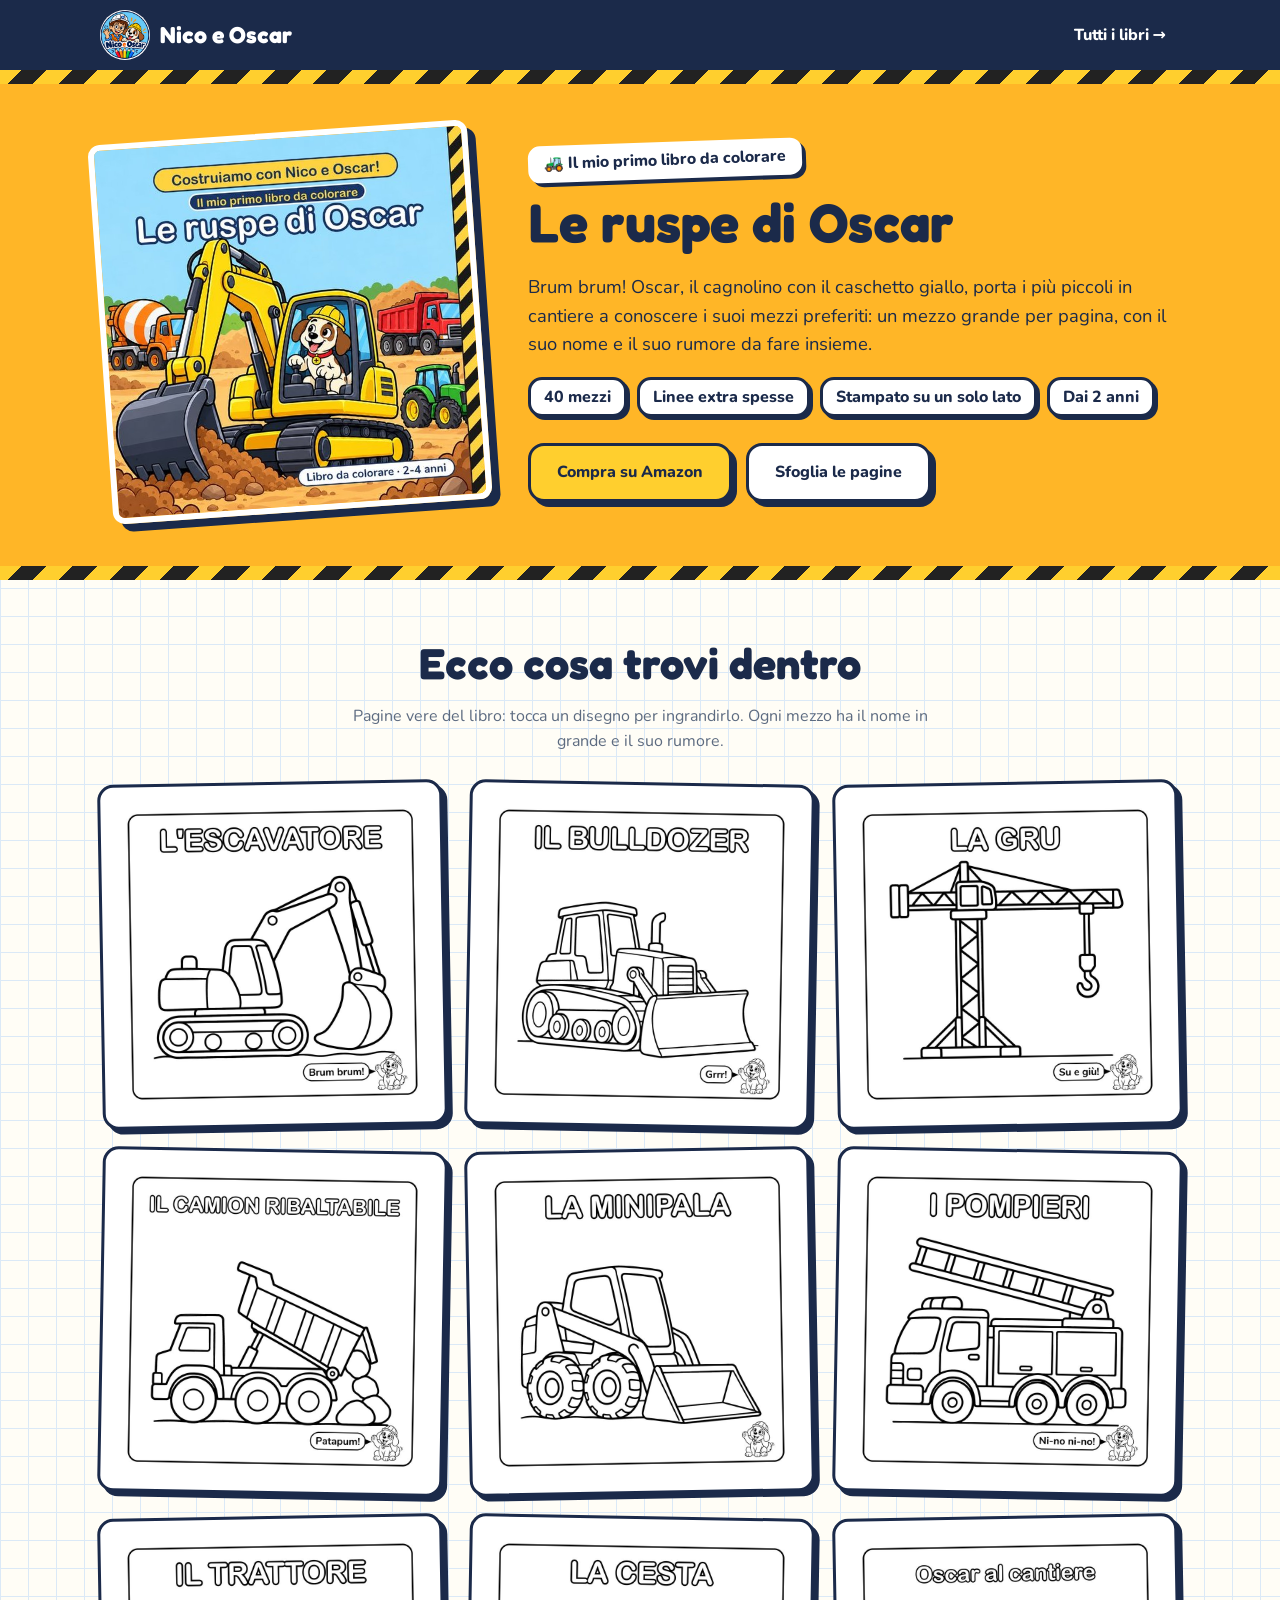
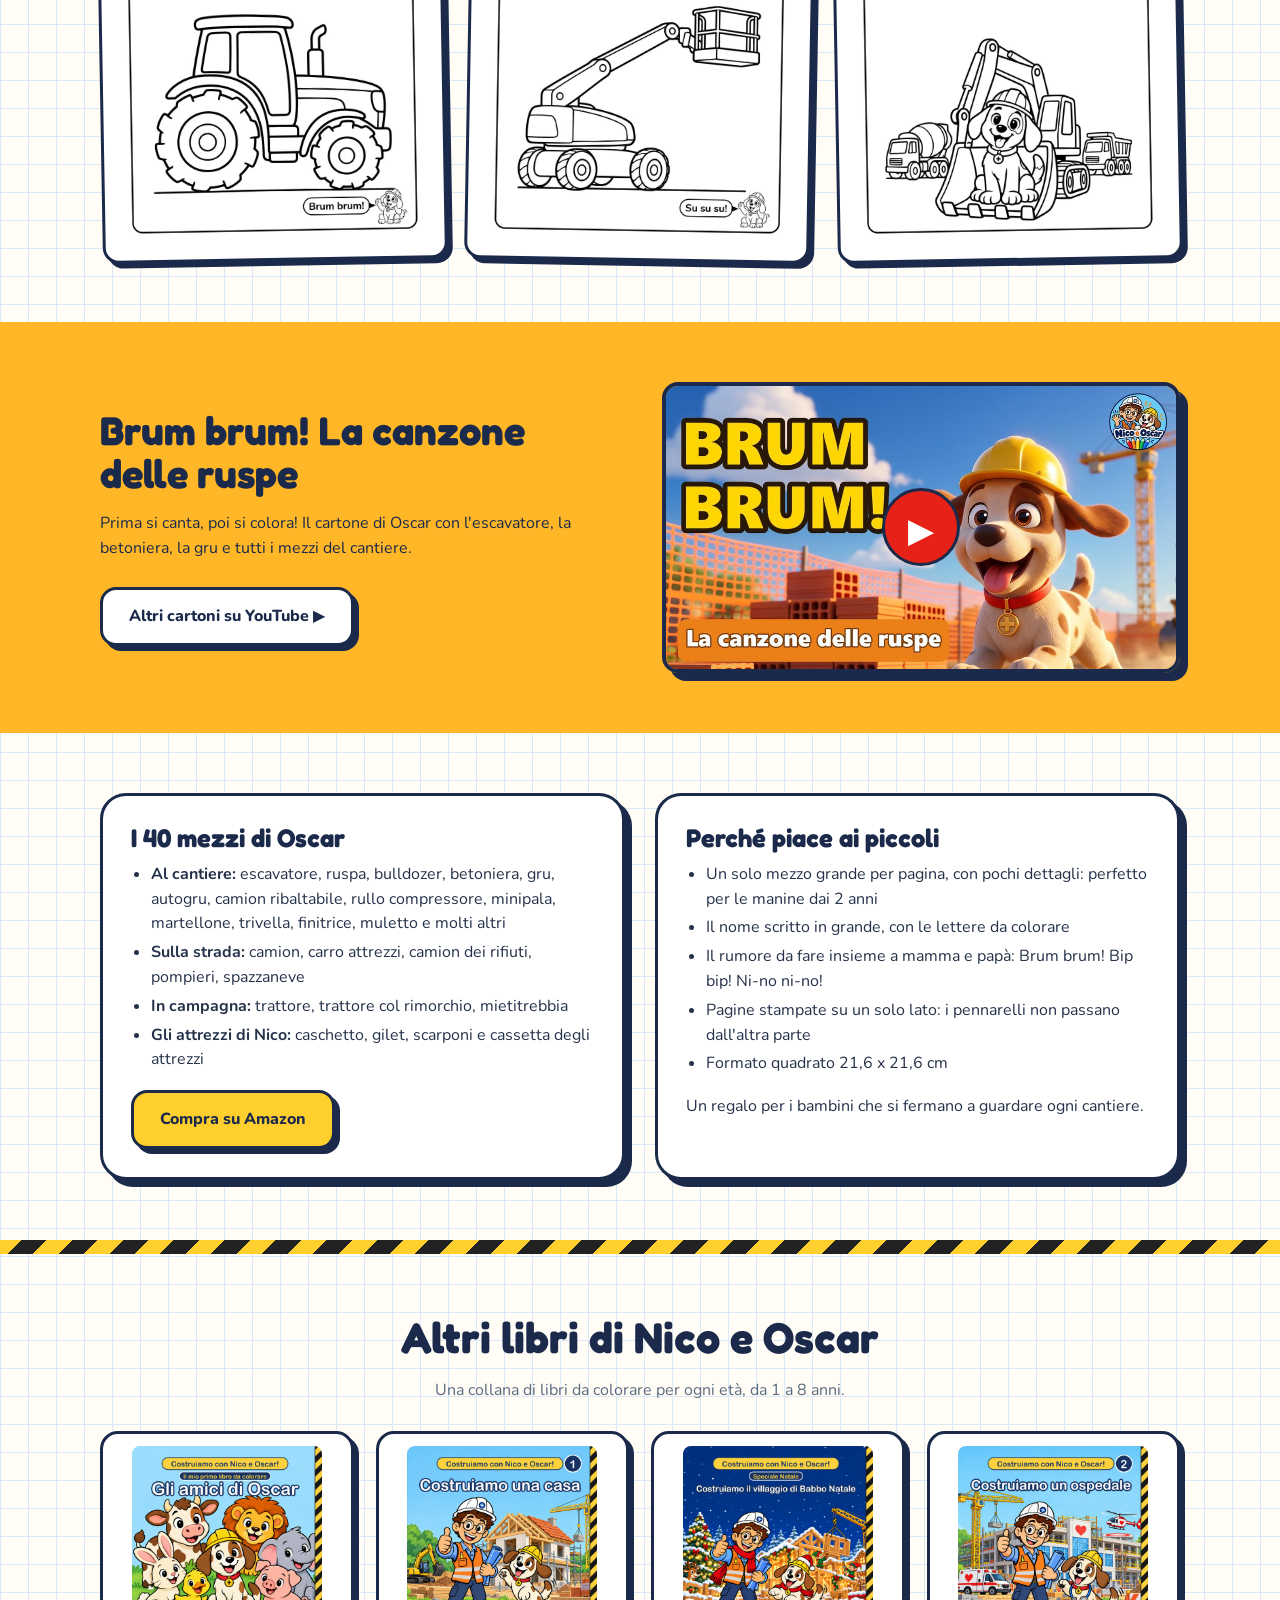
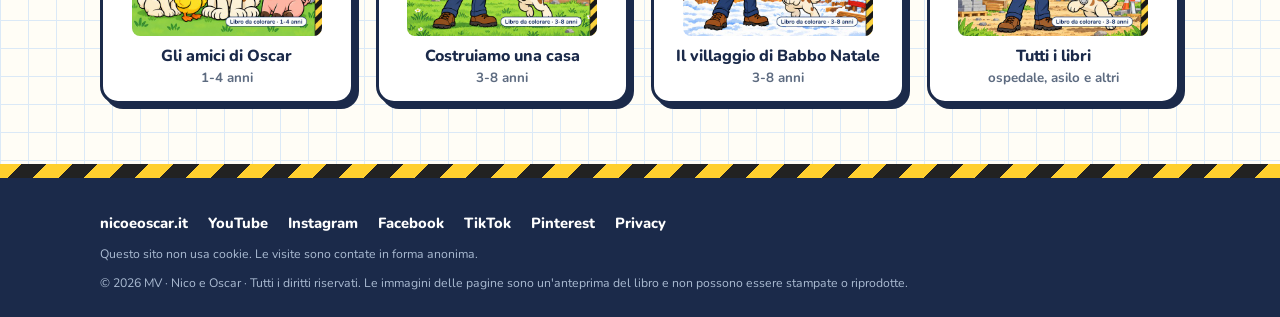
<file: ruspe/index.html>
<!doctype html>
<html lang="it">
<head>
<meta charset="utf-8">
<meta name="viewport" content="width=device-width, initial-scale=1">
<title>Libro da colorare ruspe per bambini 2-4 anni – Le ruspe di Oscar</title>
<meta name="description" content="Le ruspe di Oscar: il primo libro da colorare con 40 mezzi da cantiere grandi e semplici, con nome e rumore. Escavatore, bulldozer, gru, betoniera, trattore. Per bambini dai 2 anni.">
<link rel="icon" href="../img/logo.png">
<meta property="og:title" content="Le ruspe di Oscar – il primo libro da colorare dei mezzi da cantiere">
<meta property="og:description" content="40 mezzi da cantiere grandi e semplici, con nome e rumore. Per bambini dai 2 anni.">
<meta property="og:image" content="https://nicoeoscar.it/img/ruspe/p3.jpg">
<meta property="og:url" content="https://nicoeoscar.it/ruspe/">
<meta property="og:type" content="website">
<meta name="twitter:card" content="summary_large_image">
<link rel="canonical" href="https://nicoeoscar.it/ruspe/">
<link href="../fonts/fonts.css" rel="stylesheet">
<link href="../libro.css" rel="stylesheet">
<style>:root{--c:#ffb627;--ct:#1b2a4a}</style>
<!-- Statistiche visite senza cookie (GoatCounter); i clic sui bottoni Amazon sono contati come eventi -->
<script data-goatcounter="https://nicoeoscar.goatcounter.com/count" async src="https://gc.zgo.at/count.js"></script>
</head>
<body>

<header>
  <div class="wrap nav">
    <a class="marchio" href="../"><img src="../img/logo.png" alt="Logo Nico e Oscar">Nico e Oscar</a>
    <a class="torna" href="../#libri">Tutti i libri →</a>
  </div>
</header>
<div class="strisce"></div>

<section class="hero">
  <div class="wrap">
    <img class="cop" src="../img/ruspe.jpg" alt="Copertina del libro Le ruspe di Oscar">
    <div>
      <span class="tag">🚜 Il mio primo libro da colorare</span>
      <h1>Le ruspe di Oscar</h1>
      <p>Brum brum! Oscar, il cagnolino con il caschetto giallo, porta i più piccoli in cantiere a conoscere i suoi mezzi preferiti: un mezzo grande per pagina, con il suo nome e il suo rumore da fare insieme.</p>
      <ul class="punti">
        <li>40 mezzi</li><li>Linee extra spesse</li><li>Stampato su un solo lato</li><li>Dai 2 anni</li>
      </ul>
      <div class="azioni">
        <a class="btn giallo" href="https://www.amazon.it/dp/B0HNH5T5PX" target="_blank" rel="noopener" data-goatcounter-click="ruspe-amazon-it">Compra su Amazon</a>
        <a class="btn bianco" href="#dentro">Sfoglia le pagine</a>
      </div>
    </div>
  </div>
</section>
<div class="strisce"></div>

<section id="dentro">
  <div class="wrap">
    <div class="titolo-sez">
      <h2>Ecco cosa trovi dentro</h2>
      <p>Pagine vere del libro: tocca un disegno per ingrandirlo. Ogni mezzo ha il nome in grande e il suo rumore.</p>
    </div>
    <div class="pagine" id="pagine">
      <button><img src="../img/ruspe/p3.jpg" alt="L'escavatore da colorare" loading="lazy"></button>
      <button><img src="../img/ruspe/p7.jpg" alt="Il bulldozer da colorare" loading="lazy"></button>
      <button><img src="../img/ruspe/p11.jpg" alt="La gru da colorare" loading="lazy"></button>
      <button><img src="../img/ruspe/p15.jpg" alt="Il camion ribaltabile da colorare" loading="lazy"></button>
      <button><img src="../img/ruspe/p19.jpg" alt="La minipala da colorare" loading="lazy"></button>
      <button><img src="../img/ruspe/p51.jpg" alt="Il camion dei pompieri da colorare" loading="lazy"></button>
      <button><img src="../img/ruspe/p59.jpg" alt="Il trattore da colorare" loading="lazy"></button>
      <button><img src="../img/ruspe/p71.jpg" alt="La cesta elevatrice da colorare" loading="lazy"></button>
      <button><img src="../img/ruspe/p83.jpg" alt="Oscar al cantiere, la pagina finale" loading="lazy"></button>
    </div>
  </div>
</section>

<section class="fascia">
  <div class="wrap">
    <div>
      <h2>Brum brum! La canzone delle ruspe</h2>
      <p>Prima si canta, poi si colora! Il cartone di Oscar con l'escavatore, la betoniera, la gru e tutti i mezzi del cantiere.</p>
      <div class="azioni">
        <a class="btn bianco" href="https://www.youtube.com/@NicoeOscar" target="_blank" rel="noopener">Altri cartoni su YouTube ▶</a>
      </div>
    </div>
    <button class="yt" data-id="6pFHzmNxKpI" aria-label="Guarda Brum brum! La canzone delle ruspe di Oscar">
      <img src="../img/video_ruspe.jpg" alt="Brum brum! La canzone delle ruspe di Oscar" loading="lazy"><span class="play">▶</span>
    </button>
  </div>
</section>

<section>
  <div class="wrap due">
    <div class="card">
      <h3>I 40 mezzi di Oscar</h3>
      <ul>
        <li><strong>Al cantiere:</strong> escavatore, ruspa, bulldozer, betoniera, gru, autogru, camion ribaltabile, rullo compressore, minipala, martellone, trivella, finitrice, muletto e molti altri</li>
        <li><strong>Sulla strada:</strong> camion, carro attrezzi, camion dei rifiuti, pompieri, spazzaneve</li>
        <li><strong>In campagna:</strong> trattore, trattore col rimorchio, mietitrebbia</li>
        <li><strong>Gli attrezzi di Nico:</strong> caschetto, gilet, scarponi e cassetta degli attrezzi</li>
      </ul>
      <a class="btn giallo" href="https://www.amazon.it/dp/B0HNH5T5PX" target="_blank" rel="noopener" data-goatcounter-click="ruspe-amazon-it-2">Compra su Amazon</a>
    </div>
    <div class="card">
      <h3>Perché piace ai piccoli</h3>
      <ul>
        <li>Un solo mezzo grande per pagina, con pochi dettagli: perfetto per le manine dai 2 anni</li>
        <li>Il nome scritto in grande, con le lettere da colorare</li>
        <li>Il rumore da fare insieme a mamma e papà: Brum brum! Bip bip! Ni-no ni-no!</li>
        <li>Pagine stampate su un solo lato: i pennarelli non passano dall'altra parte</li>
        <li>Formato quadrato 21,6 x 21,6 cm</li>
      </ul>
      <p>Un regalo per i bambini che si fermano a guardare ogni cantiere.</p>
    </div>
  </div>
</section>

<div class="strisce"></div>
<section>
  <div class="wrap">
    <div class="titolo-sez">
      <h2>Altri libri di Nico e Oscar</h2>
      <p>Una collana di libri da colorare per ogni età, da 1 a 8 anni.</p>
    </div>
    <div class="serie">
      <a href="../amici/"><img src="../img/amici.jpg" alt="" loading="lazy">Gli amici di Oscar<small>1-4 anni</small></a>
      <a href="https://www.amazon.it/dp/B0HLLR336K" target="_blank" rel="noopener" data-goatcounter-click="ruspe-serie-casa"><img src="../img/casa.jpg" alt="" loading="lazy">Costruiamo una casa<small>3-8 anni</small></a>
      <a href="../natale/"><img src="../img/natale.jpg" alt="" loading="lazy">Il villaggio di Babbo Natale<small>3-8 anni</small></a>
      <a href="../#libri"><img src="../img/ospedale.jpg" alt="" loading="lazy">Tutti i libri<small>ospedale, asilo e altri</small></a>
    </div>
  </div>
</section>

<div class="strisce"></div>
<footer>
  <div class="wrap">
    <a href="../">nicoeoscar.it</a>
    <a href="https://www.youtube.com/@NicoeOscar" target="_blank" rel="noopener">YouTube</a>
    <a href="https://www.instagram.com/nicoeoscar" target="_blank" rel="noopener">Instagram</a>
    <a href="https://www.facebook.com/nicoeoscar" target="_blank" rel="noopener">Facebook</a>
    <a href="https://www.tiktok.com/@nicoeoscar" target="_blank" rel="noopener">TikTok</a>
    <a href="https://it.pinterest.com/nicoeoscar/" target="_blank" rel="noopener">Pinterest</a>
    <a href="../privacy.html">Privacy</a>
    <small>Questo sito non usa cookie. Le visite sono contate in forma anonima.</small>
    <small>© 2026 MV · Nico e Oscar · Tutti i diritti riservati. Le immagini delle pagine sono un'anteprima del libro e non possono essere stampate o riprodotte.</small>
  </div>
</footer>

<div id="zoom" role="dialog" aria-modal="true"><button class="x" aria-label="Chiudi">×</button><button class="prev" aria-label="Precedente">‹</button><img alt=""><button class="next" aria-label="Successiva">›</button></div>
<script src="../libro.js"></script>
</body>
</html>
</file>
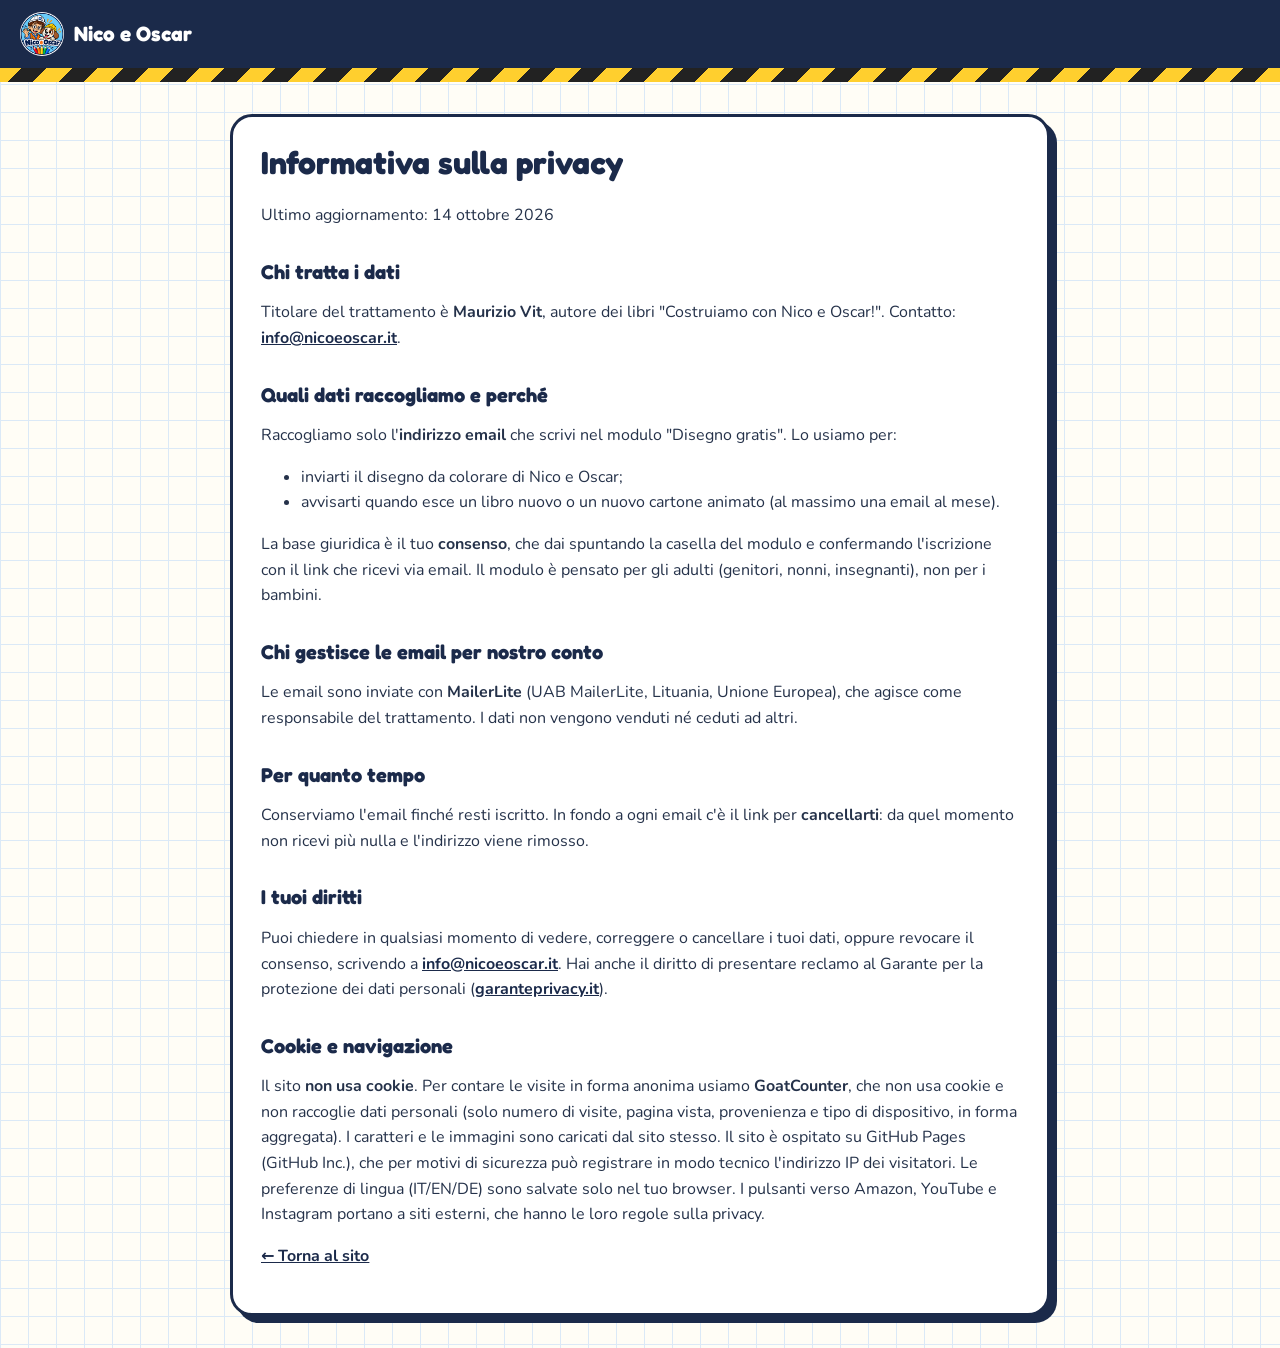
<file: privacy.html>
<!doctype html>
<html lang="it">
<head>
<meta charset="utf-8">
<meta name="viewport" content="width=device-width, initial-scale=1">
<title>Privacy – Nico e Oscar</title>
<link rel="icon" href="img/logo.png">
<link href="fonts/fonts.css" rel="stylesheet">
<style>
  :root{--carta:#fffdf6;--riga:#dbe9f7;--navy:#1b2a4a;--giallo:#ffcf2e;--testo:#25324a}
  *{box-sizing:border-box}
  body{margin:0;font-family:Nunito,system-ui,sans-serif;color:var(--testo);line-height:1.6;background-color:var(--carta);
    background-image:linear-gradient(var(--riga) 1px,transparent 1px),linear-gradient(90deg,var(--riga) 1px,transparent 1px);background-size:28px 28px}
  header{background:var(--navy)}
  header a{display:inline-flex;align-items:center;gap:10px;color:#fff;text-decoration:none;font-family:Fredoka,sans-serif;font-weight:700;font-size:1.3rem;padding:12px 20px}
  header img{width:44px;height:44px;background:#fff;border-radius:50%}
  .strisce{height:14px;background:repeating-linear-gradient(-45deg,var(--giallo) 0 18px,#222 18px 36px)}
  main{max-width:820px;margin:32px auto;padding:28px;background:#fff;border:3px solid var(--navy);border-radius:22px;box-shadow:7px 7px 0 var(--navy)}
  @media (max-width:860px){main{margin:20px 16px;padding:20px}}
  h1,h2{font-family:Fredoka,sans-serif;color:var(--navy);line-height:1.15}
  h1{font-size:2rem;margin-top:0} h2{font-size:1.25rem;margin-top:1.6em}
  a{color:var(--navy);font-weight:700}
</style>
<!-- Statistiche visite senza cookie (GoatCounter, account "nicoeoscar") -->
<script data-goatcounter="https://nicoeoscar.goatcounter.com/count" async src="https://gc.zgo.at/count.js"></script>
</head>
<body>
<header><a href="./"><img src="img/logo.png" alt="">Nico e Oscar</a></header>
<div class="strisce"></div>
<main>
  <h1>Informativa sulla privacy</h1>
  <p>Ultimo aggiornamento: 14 ottobre 2026</p>

  <h2>Chi tratta i dati</h2>
  <p>Titolare del trattamento è <strong>Maurizio Vit</strong>, autore dei libri "Costruiamo con Nico e Oscar!".
  Contatto: <a href="mailto:info@nicoeoscar.it">info@nicoeoscar.it</a>.</p>

  <h2>Quali dati raccogliamo e perché</h2>
  <p>Raccogliamo solo l'<strong>indirizzo email</strong> che scrivi nel modulo "Disegno gratis". Lo usiamo per:</p>
  <ul>
    <li>inviarti il disegno da colorare di Nico e Oscar;</li>
    <li>avvisarti quando esce un libro nuovo o un nuovo cartone animato (al massimo una email al mese).</li>
  </ul>
  <p>La base giuridica è il tuo <strong>consenso</strong>, che dai spuntando la casella del modulo e confermando l'iscrizione
  con il link che ricevi via email. Il modulo è pensato per gli adulti (genitori, nonni, insegnanti), non per i bambini.</p>

  <h2>Chi gestisce le email per nostro conto</h2>
  <p>Le email sono inviate con <strong>MailerLite</strong> (UAB MailerLite, Lituania, Unione Europea), che agisce come responsabile del trattamento.
  I dati non vengono venduti né ceduti ad altri.</p>

  <h2>Per quanto tempo</h2>
  <p>Conserviamo l'email finché resti iscritto. In fondo a ogni email c'è il link per <strong>cancellarti</strong>:
  da quel momento non ricevi più nulla e l'indirizzo viene rimosso.</p>

  <h2>I tuoi diritti</h2>
  <p>Puoi chiedere in qualsiasi momento di vedere, correggere o cancellare i tuoi dati, oppure revocare il consenso,
  scrivendo a <a href="mailto:info@nicoeoscar.it">info@nicoeoscar.it</a>. Hai anche il diritto di presentare reclamo al
  Garante per la protezione dei dati personali (<a href="https://www.garanteprivacy.it" target="_blank" rel="noopener">garanteprivacy.it</a>).</p>

  <h2>Cookie e navigazione</h2>
  <p>Il sito <strong>non usa cookie</strong>. Per contare le visite in forma anonima usiamo <strong>GoatCounter</strong>, che non usa cookie e non raccoglie dati personali (solo numero di visite, pagina vista, provenienza e tipo di dispositivo, in forma aggregata). I caratteri e le immagini sono caricati dal sito stesso.
  Il sito è ospitato su GitHub Pages (GitHub Inc.), che per motivi di sicurezza può registrare in modo tecnico l'indirizzo IP dei visitatori.
  Le preferenze di lingua (IT/EN/DE) sono salvate solo nel tuo browser. I pulsanti verso Amazon, YouTube e Instagram
  portano a siti esterni, che hanno le loro regole sulla privacy.</p>

  <p><a href="./">← Torna al sito</a></p>
</main>
</body>
</html>
</file>
<file: fonts/fonts.css>
/* Font serviti dal sito (non da Google) */
@font-face {
  font-family: 'Baloo 2';
  font-style: normal;
  font-weight: 600;
  font-display: swap;
  src: url(Baloo2-600.woff2) format('woff2');
  unicode-range: U+0000-00FF, U+0131, U+0152-0153, U+02BB-02BC, U+02C6, U+02DA, U+02DC, U+0304, U+0308, U+0329, U+2000-206F, U+20AC, U+2122, U+2191, U+2193, U+2212, U+2215, U+FEFF, U+FFFD;
}
@font-face {
  font-family: 'Baloo 2';
  font-style: normal;
  font-weight: 800;
  font-display: swap;
  src: url(Baloo2-800.woff2) format('woff2');
  unicode-range: U+0000-00FF, U+0131, U+0152-0153, U+02BB-02BC, U+02C6, U+02DA, U+02DC, U+0304, U+0308, U+0329, U+2000-206F, U+20AC, U+2122, U+2191, U+2193, U+2212, U+2215, U+FEFF, U+FFFD;
}
@font-face {
  font-family: 'Fredoka';
  font-style: normal;
  font-weight: 500;
  font-stretch: 100%;
  font-display: swap;
  src: url(Fredoka-500.woff2) format('woff2');
  unicode-range: U+0000-00FF, U+0131, U+0152-0153, U+02BB-02BC, U+02C6, U+02DA, U+02DC, U+0304, U+0308, U+0329, U+2000-206F, U+20AC, U+2122, U+2191, U+2193, U+2212, U+2215, U+FEFF, U+FFFD;
}
@font-face {
  font-family: 'Fredoka';
  font-style: normal;
  font-weight: 700;
  font-stretch: 100%;
  font-display: swap;
  src: url(Fredoka-700.woff2) format('woff2');
  unicode-range: U+0000-00FF, U+0131, U+0152-0153, U+02BB-02BC, U+02C6, U+02DA, U+02DC, U+0304, U+0308, U+0329, U+2000-206F, U+20AC, U+2122, U+2191, U+2193, U+2212, U+2215, U+FEFF, U+FFFD;
}
@font-face {
  font-family: 'Nunito';
  font-style: normal;
  font-weight: 400;
  font-display: swap;
  src: url(Nunito-400.woff2) format('woff2');
  unicode-range: U+0000-00FF, U+0131, U+0152-0153, U+02BB-02BC, U+02C6, U+02DA, U+02DC, U+0304, U+0308, U+0329, U+2000-206F, U+20AC, U+2122, U+2191, U+2193, U+2212, U+2215, U+FEFF, U+FFFD;
}
@font-face {
  font-family: 'Nunito';
  font-style: normal;
  font-weight: 700;
  font-display: swap;
  src: url(Nunito-700.woff2) format('woff2');
  unicode-range: U+0000-00FF, U+0131, U+0152-0153, U+02BB-02BC, U+02C6, U+02DA, U+02DC, U+0304, U+0308, U+0329, U+2000-206F, U+20AC, U+2122, U+2191, U+2193, U+2212, U+2215, U+FEFF, U+FFFD;
}
@font-face {
  font-family: 'Nunito';
  font-style: normal;
  font-weight: 800;
  font-display: swap;
  src: url(Nunito-800.woff2) format('woff2');
  unicode-range: U+0000-00FF, U+0131, U+0152-0153, U+02BB-02BC, U+02C6, U+02DA, U+02DC, U+0304, U+0308, U+0329, U+2000-206F, U+20AC, U+2122, U+2191, U+2193, U+2212, U+2215, U+FEFF, U+FFFD;
}
</file>
<file: libro.css>
/* Pagine dei singoli libri (/ruspe/, /amici/): colore del libro in --c (sfondo hero) e --ct (testo hero) */
:root{
  --carta:#fffdf6; --riga:#dbe9f7; --navy:#1b2a4a; --giallo:#ffcf2e; --testo:#25324a; --grigio:#5d6b80; --r:26px;
}
*{box-sizing:border-box}
body{margin:0;font-family:Nunito,system-ui,sans-serif;color:var(--testo);line-height:1.55;overflow-x:hidden;
  background-color:var(--carta);
  background-image:linear-gradient(var(--riga) 1px,transparent 1px),linear-gradient(90deg,var(--riga) 1px,transparent 1px);
  background-size:28px 28px}
img{max-width:100%;display:block}
a{color:inherit}
.wrap{max-width:1120px;margin:0 auto;padding:0 20px}
h1,h2,h3{font-family:"Fredoka","Baloo 2",sans-serif;font-weight:700;line-height:1.08;margin:0 0 .4em;color:var(--navy)}
.strisce{height:14px;background:repeating-linear-gradient(-45deg,var(--giallo) 0 18px,#222 18px 36px)}

header{position:sticky;top:0;z-index:20;background:var(--navy)}
.nav{display:flex;align-items:center;justify-content:space-between;gap:16px;height:70px}
.marchio{display:flex;align-items:center;gap:10px;text-decoration:none;font-family:"Fredoka";font-weight:700;font-size:1.45rem;color:#fff}
.marchio img{width:50px;height:50px;background:#fff;border-radius:50%}
.nav .torna{color:#fff;font-weight:800;text-decoration:none;padding:8px 14px;border-radius:999px}
.nav .torna:hover{background:var(--c)}

.btn{display:inline-flex;align-items:center;gap:8px;text-decoration:none;font-weight:800;border-radius:16px;padding:14px 26px;border:3px solid var(--navy);box-shadow:5px 5px 0 var(--navy);transition:transform .12s, box-shadow .12s}
.btn:hover{transform:translate(2px,2px);box-shadow:3px 3px 0 var(--navy)}
.btn.giallo{background:var(--giallo);color:var(--navy)}
.btn.bianco{background:#fff;color:var(--navy)}

.hero{background:var(--c);color:var(--ct);padding:48px 0 54px}
.hero .wrap{display:grid;grid-template-columns:minmax(0,380px) minmax(0,1fr);gap:48px;align-items:center}
.hero .cop{border-radius:12px;border:6px solid #fff;transform:rotate(-4deg);box-shadow:8px 8px 0 var(--navy)}
.tag{display:inline-block;background:#fff;color:var(--navy);font-weight:800;border-radius:12px;padding:6px 16px;margin-bottom:14px;transform:rotate(-2deg);box-shadow:4px 4px 0 var(--navy)}
.hero h1{color:var(--ct);font-size:clamp(2.1rem,5vw,3.4rem)}
.hero p{font-size:1.15rem;margin:0 0 6px}
.punti{display:flex;flex-wrap:wrap;gap:10px;margin:18px 0 0;padding:0;list-style:none}
.punti li{background:#fff;color:var(--navy);border:3px solid var(--navy);border-radius:14px;padding:5px 13px;font-weight:800;box-shadow:3px 3px 0 var(--navy)}
.azioni{display:flex;flex-wrap:wrap;gap:14px;margin-top:26px}

section{padding:60px 0}
.titolo-sez{text-align:center;margin-bottom:28px}
.titolo-sez h2{font-size:clamp(1.9rem,4.5vw,2.7rem)}
.titolo-sez p{color:var(--grigio);margin:0 auto;max-width:38em}

.pagine{display:grid;grid-template-columns:repeat(3,minmax(0,1fr));gap:22px}
.pagine button{border:3px solid var(--navy);border-radius:16px;background:#fff;padding:8px;cursor:zoom-in;box-shadow:5px 5px 0 var(--navy);transition:transform .15s}
.pagine button:nth-child(odd){transform:rotate(-1deg)} .pagine button:nth-child(even){transform:rotate(1deg)}
.pagine button:hover{transform:rotate(0) translateY(-4px)}
.pagine img{border-radius:8px;width:100%;aspect-ratio:1/1;object-fit:cover}

.fascia{background:var(--c);color:var(--ct)}
.fascia .wrap{display:grid;grid-template-columns:minmax(0,1fr) minmax(0,1fr);gap:44px;align-items:center}
.fascia h2{color:var(--ct);font-size:clamp(1.8rem,4vw,2.5rem)}
.yt{position:relative;display:block;width:100%;padding:0;border:0;background:none;cursor:pointer}
.yt img{width:100%;aspect-ratio:16/9;object-fit:cover;border-radius:16px;border:4px solid var(--navy);box-shadow:8px 8px 0 var(--navy)}
.yt .play{position:absolute;left:50%;top:50%;transform:translate(-50%,-50%);width:78px;height:78px;border-radius:50%;background:#e62117;color:#fff;font-size:34px;line-height:78px;text-align:center;border:3px solid var(--navy)}
.fascia iframe{display:block;width:100%;aspect-ratio:16/9;border:4px solid var(--navy);border-radius:16px}
.parole{display:flex;flex-wrap:wrap;gap:10px;justify-content:center}
.parole span{background:#fff;color:var(--navy);border:3px solid var(--navy);border-radius:14px;padding:8px 14px;font-family:"Fredoka";font-weight:700;font-size:1.15rem;box-shadow:3px 3px 0 var(--navy)}
.parole span:nth-child(3n){background:var(--giallo)}

.due{display:grid;grid-template-columns:1fr 1fr;gap:30px}
.card{border-radius:var(--r);padding:28px;border:3px solid var(--navy);background:#fff;box-shadow:7px 7px 0 var(--navy)}
.card h3{font-size:1.6rem}
.card ul{padding-left:20px;margin:8px 0 18px}
.card li{margin-bottom:4px}

.serie{display:grid;grid-template-columns:repeat(4,minmax(0,1fr));gap:22px}
.serie a{display:block;text-decoration:none;background:#fff;border:3px solid var(--navy);border-radius:18px;padding:12px;box-shadow:5px 5px 0 var(--navy);text-align:center;font-weight:800;color:var(--navy)}
.serie img{border-radius:8px;margin:0 auto 8px;max-height:190px}
.serie small{display:block;color:var(--grigio);font-weight:700}

#zoom{position:fixed;inset:0;background:rgba(27,42,74,.9);display:none;align-items:center;justify-content:center;z-index:50;padding:16px}
#zoom.on{display:flex}
#zoom img{max-width:min(92vw,760px);max-height:86vh;border-radius:12px;border:5px solid #fff;background:#fff}
#zoom button{position:absolute;background:var(--giallo);border:3px solid var(--navy);border-radius:50%;width:48px;height:48px;font-size:1.5rem;font-weight:800;cursor:pointer;color:var(--navy)}
#zoom .x{top:14px;right:18px}
#zoom .prev{left:14px;top:50%;transform:translateY(-50%)} #zoom .next{right:14px;top:50%;transform:translateY(-50%)}

footer{background:var(--navy);color:#cfe0f5;padding:34px 0 24px;font-size:.92rem}
footer a{color:#fff;text-decoration:none;font-weight:800;margin-right:16px}
footer small{display:block;margin-top:10px;opacity:.8}

@media (max-width:820px){
  .hero .wrap,.fascia .wrap,.due{grid-template-columns:1fr}
  .hero .cop{max-width:280px;margin:0 auto}
  .hero{text-align:center} .punti,.azioni{justify-content:center}
  .serie{grid-template-columns:repeat(2,minmax(0,1fr))}
}
@media (max-width:560px){ .pagine{grid-template-columns:repeat(2,minmax(0,1fr));gap:14px} }
</file>
